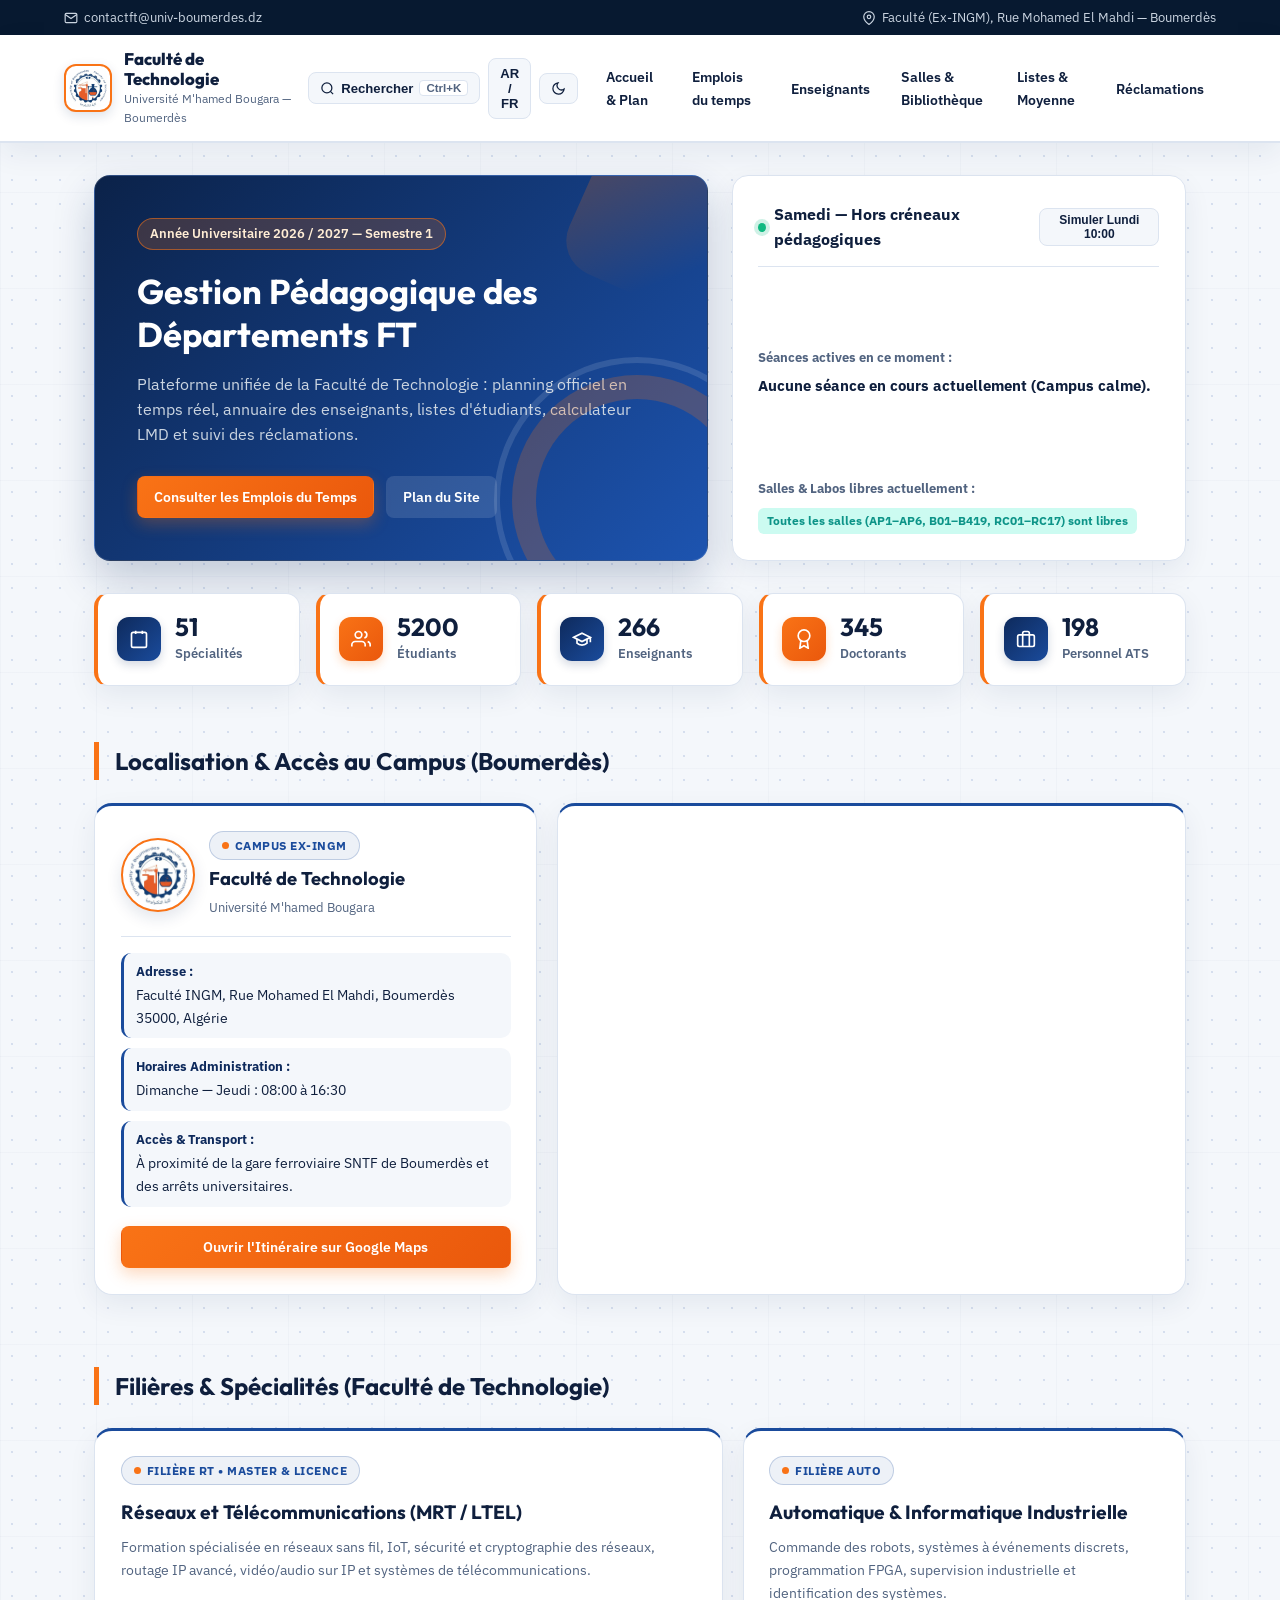
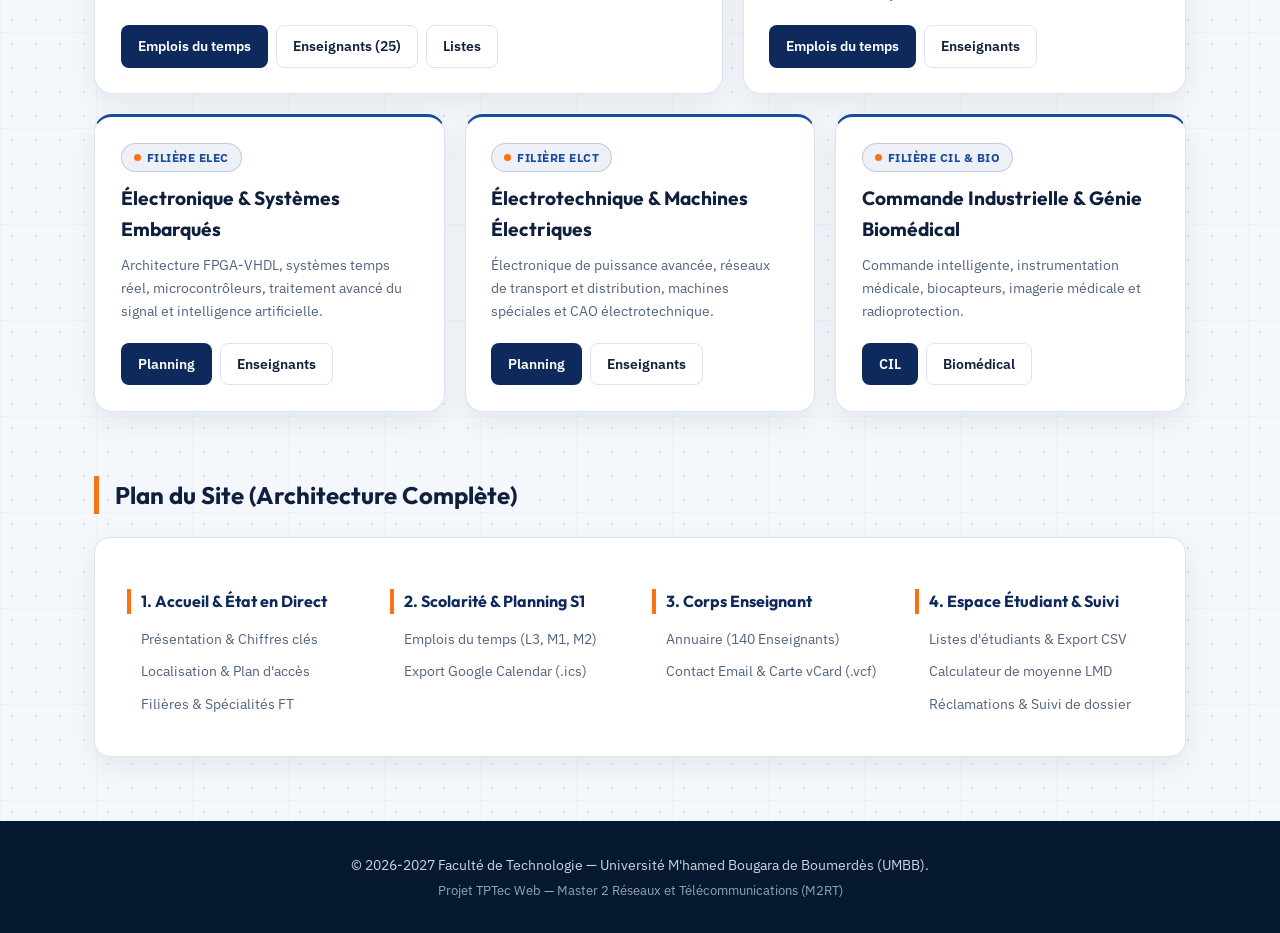
<file: index.html>
<!DOCTYPE html>
<html lang="fr" dir="ltr">
<head>
    <meta charset="UTF-8">
    <meta name="viewport" content="width=device-width, initial-scale=1.0">
    <title>Faculté de Technologie — UMBB | Portail des Départements</title>
    <link rel="stylesheet" href="css/style.css">
    <link rel="icon" type="image/jpeg" href="img/logo-ft.jpg">
</head>
<body>

    <div class="top-bar">
        <span class="top-bar-item">
            <svg width="14" height="14" viewBox="0 0 24 24" fill="none" stroke="currentColor" stroke-width="2"><path d="M4 4h16c1.1 0 2 .9 2 2v12c0 1.1-.9 2-2 2H4c-1.1 0-2-.9-2-2V6c0-1.1.9-2 2-2z"/><polyline points="22,6 12,13 2,6"/></svg>
            contactft@univ-boumerdes.dz
        </span>
        <span class="top-bar-item">
            <svg width="14" height="14" viewBox="0 0 24 24" fill="none" stroke="currentColor" stroke-width="2"><path d="M21 10c0 7-9 13-9 13s-9-6-9-13a9 9 0 0 1 18 0z"/><circle cx="12" cy="10" r="3"/></svg>
            Faculté (Ex-INGM), Rue Mohamed El Mahdi — Boumerdès
        </span>
    </div>

    <header>
        <nav class="navbar">
            <a href="index.html" class="logo">
                <div class="logo-emblem">
                    <img src="img/logo-ft.jpg" onerror="this.onerror=null;this.src='img/logo-ft.png';" alt="Logo Faculté de Technologie UMBB">
                </div>
                <div class="logo-text-wrap">
                    <span class="logo-title" data-i18n="facultyName">Faculté de Technologie</span>
                    <span class="logo-sub">Université M'hamed Bougara — Boumerdès</span>
                </div>
            </a>

            <div class="nav-actions">
                <button id="openSearchBtn" class="icon-btn" title="Recherche globale">
                    <svg width="15" height="15" viewBox="0 0 24 24" fill="none" stroke="currentColor" stroke-width="2"><circle cx="11" cy="11" r="8"/><line x1="21" y1="21" x2="16.65" y2="16.65"/></svg>
                    <span data-i18n="searchBtn">Rechercher</span>
                    <span class="kbd-hint">Ctrl+K</span>
                </button>
                <button id="langToggle" class="icon-btn">AR / FR</button>
                <button id="themeToggle" class="icon-btn" aria-label="Thème">
                    <svg width="15" height="15" viewBox="0 0 24 24" fill="none" stroke="currentColor" stroke-width="2"><path d="M21 12.79A9 9 0 1 1 11.21 3 7 7 0 0 0 21 12.79z"/></svg>
                </button>
                <button id="burgerBtn" class="burger-btn" aria-label="Menu">
                    <svg width="20" height="20" viewBox="0 0 24 24" fill="none" stroke="currentColor" stroke-width="2"><line x1="3" y1="12" x2="21" y2="12"/><line x1="3" y1="6" x2="21" y2="6"/><line x1="3" y1="18" x2="21" y2="18"/></svg>
                </button>
            </div>

            <ul class="nav-links" id="navLinks">
                <li><a href="index.html">Accueil & Plan</a></li>
                <li><a href="emplois.html">Emplois du temps</a></li>
                <li><a href="enseignants.html">Enseignants</a></li>
                <li><a href="campus.html">Salles & Bibliothèque</a></li>
                <li><a href="etudiants.html">Listes & Moyenne</a></li>
                <li><a href="reclamation.html">Réclamations</a></li>
            </ul>
        </nav>
    </header>

    <section class="hero-section">
        <div class="hero-main">
            <div>
                <span class="hero-tag" data-i18n="heroYear">Année Universitaire 2026 / 2027 — Semestre 1</span>
                <h1 data-i18n="heroTitle">Gestion Pédagogique des Départements FT</h1>
                <p data-i18n="heroDesc">Plateforme unifiée de la Faculté de Technologie : planning officiel en temps réel, annuaire des enseignants, listes d'étudiants, calculateur LMD et suivi des réclamations.</p>
            </div>
            <div class="hero-cta-group">
                <a href="emplois.html" class="btn btn-accent" data-i18n="ctaSchedule">Consulter les Emplois du Temps</a>
                <a href="#plan-site" class="btn" style="background: rgba(255,255,255,0.12);" data-i18n="ctaSitemap">Plan du Site</a>
            </div>
        </div>

        <aside class="live-panel">
            <div class="live-header">
                <span style="font-weight: 700; display: flex; align-items: center; gap: 8px;">
                    <span class="live-dot"></span>
                    <span id="liveTimeLabel">État du Campus en Direct</span>
                </span>
                <button id="simulateTimeBtn" class="icon-btn" style="font-size: 0.75rem; padding: 4px 8px;">Simuler Lundi 10:00</button>
            </div>

            <div>
                <span style="font-size: 0.8rem; color: var(--text-muted); font-weight: 700;" data-i18n="liveActiveClasses">Séances actives en ce moment :</span>
                <p id="activeClassesSummary" style="font-weight: 700; font-size: 0.95rem; margin-top: 3px;">Chargement...</p>
            </div>

            <div>
                <span style="font-size: 0.8rem; color: var(--text-muted); font-weight: 700;" data-i18n="liveFreeRooms">Salles & Labos libres actuellement :</span>
                <div class="live-rooms-list" id="freeRoomsContainer"></div>
            </div>
        </aside>
    </section>

    <section class="stats-grid">
        <div class="stat-card">
            <div class="stat-icon"><svg width="20" height="20" viewBox="0 0 24 24" fill="none" stroke="currentColor" stroke-width="2"><rect x="3" y="4" width="18" height="18" rx="2"/><line x1="16" y1="2" x2="16" y2="6"/><line x1="8" y1="2" x2="8" y2="6"/></svg></div>
            <div><h3 class="counter" data-target="51">0</h3><span data-i18n="statSpec">Spécialités</span></div>
        </div>
        <div class="stat-card">
            <div class="stat-icon"><svg width="20" height="20" viewBox="0 0 24 24" fill="none" stroke="currentColor" stroke-width="2"><path d="M17 21v-2a4 4 0 0 0-4-4H5a4 4 0 0 0-4 4v2"/><circle cx="9" cy="7" r="4"/><path d="M23 21v-2a4 4 0 0 0-3-3.87"/><path d="M16 3.13a4 4 0 0 1 0 7.75"/></svg></div>
            <div><h3 class="counter" data-target="5200">0</h3><span data-i18n="statStud">Étudiants</span></div>
        </div>
        <div class="stat-card">
            <div class="stat-icon"><svg width="20" height="20" viewBox="0 0 24 24" fill="none" stroke="currentColor" stroke-width="2"><path d="M22 10v6M2 10l10-5 10 5-10 5z"/><path d="M6 12v5c3 3 9 3 12 0v-5"/></svg></div>
            <div><h3 class="counter" data-target="266">0</h3><span data-i18n="statProf">Enseignants</span></div>
        </div>
        <div class="stat-card">
            <div class="stat-icon"><svg width="20" height="20" viewBox="0 0 24 24" fill="none" stroke="currentColor" stroke-width="2"><circle cx="12" cy="8" r="7"/><polyline points="8.21 13.89 7 23 12 20 17 23 15.79 13.88"/></svg></div>
            <div><h3 class="counter" data-target="345">0</h3><span data-i18n="statDoc">Doctorants</span></div>
        </div>
        <div class="stat-card">
            <div class="stat-icon"><svg width="20" height="20" viewBox="0 0 24 24" fill="none" stroke="currentColor" stroke-width="2"><rect x="2" y="7" width="20" height="14" rx="2"/><path d="M16 21V5a2 2 0 0 0-2-2h-4a2 2 0 0 0-2 2v16"/></svg></div>
            <div><h3 class="counter" data-target="198">0</h3><span data-i18n="statAts">Personnel ATS</span></div>
        </div>
    </section>

    <main class="container" id="departements" style="margin-top: 3.5rem;">

        <h2 class="section-title" id="localisation">
            <span>Localisation & Accès au Campus (Boumerdès)</span>
        </h2>

        <div class="bento-grid campus-location-grid" style="margin-bottom: 4.5rem;">
            <div class="bento-card span-5 campus-info-card">
                <div>
                    <div class="campus-brand-header">
                        <img src="img/logo-ft.jpg" onerror="this.onerror=null;this.src='img/logo-ft.png';" alt="Emblème FT UMBB" class="campus-official-crest">
                        <div>
                            <span class="dept-code" style="margin-bottom: 4px;">CAMPUS EX-INGM</span>
                            <h3 style="margin: 0; font-size: 1.15rem;">Faculté de Technologie</h3>
                            <span style="font-size: 0.82rem; color: var(--text-muted);">Université M'hamed Bougara</span>
                        </div>
                    </div>

                    <div class="campus-details-list">
                        <div class="campus-detail-item">
                            <strong>Adresse :</strong>
                            <span>Faculté INGM, Rue Mohamed El Mahdi, Boumerdès 35000, Algérie</span>
                        </div>
                        <div class="campus-detail-item">
                            <strong>Horaires Administration :</strong>
                            <span>Dimanche — Jeudi : 08:00 à 16:30</span>
                        </div>
                        <div class="campus-detail-item">
                            <strong>Accès & Transport :</strong>
                            <span>À proximité de la gare ferroviaire SNTF de Boumerdès et des arrêts universitaires.</span>
                        </div>
                    </div>
                </div>

                <div class="card-actions" style="margin-top: 1.2rem;">
                    <a href="https://www.google.com/maps/search/?api=1&query=Facult%C3%A9+ingm%2C+Rue+Mohamed+El+Mahdi%2C+Boumerd%C3%A8s" target="_blank" rel="noopener" class="btn btn-accent" style="width: 100%;">
                        Ouvrir l'Itinéraire sur Google Maps
                    </a>
                </div>
            </div>

            <div class="bento-card span-7 map-card-container">
                <iframe
                    class="campus-map-iframe"
                    title="Carte Google Maps - Faculté de Technologie UMBB"
                    src="https://maps.google.com/maps?q=Facult%C3%A9%20ingm%2C%20Rue%20Mohamed%20El%20Mahdi%2C%20Boumerd%C3%A8s&t=&z=16&ie=UTF8&iwloc=&output=embed"
                    loading="lazy"
                    referrerpolicy="no-referrer-when-downgrade">
                </iframe>
            </div>
        </div>

        <h2 class="section-title" data-i18n="deptSectionTitle" style="margin-top: 1rem;">
            <span>Filières & Spécialités (Département Génie Électrique)</span>
        </h2>

        <div class="bento-grid" style="margin-bottom: 4rem;">
            <article class="bento-card span-7">
                <div>
                    <span class="dept-code">FILIÈRE RT • MASTER & LICENCE</span>
                    <h3>Réseaux et Télécommunications (MRT / LTEL)</h3>
                    <p>Formation spécialisée en réseaux sans fil, IoT, sécurité et cryptographie des réseaux, routage IP avancé, vidéo/audio sur IP et systèmes de télécommunications.</p>
                </div>
                <div class="card-actions">
                    <a href="emplois.html?dept=RT" class="btn">Emplois du temps</a>
                    <a href="enseignants.html?dept=RT" class="btn btn-outline">Enseignants (25)</a>
                    <a href="etudiants.html?dept=RT" class="btn btn-outline">Listes</a>
                </div>
            </article>

            <article class="bento-card span-5">
                <div>
                    <span class="dept-code">FILIÈRE AUTO</span>
                    <h3>Automatique & Informatique Industrielle</h3>
                    <p>Commande des robots, systèmes à événements discrets, programmation FPGA, supervision industrielle et identification des systèmes.</p>
                </div>
                <div class="card-actions">
                    <a href="emplois.html?dept=AUTO" class="btn">Emplois du temps</a>
                    <a href="enseignants.html?dept=AUTO" class="btn btn-outline">Enseignants</a>
                </div>
            </article>

            <article class="bento-card span-4">
                <div>
                    <span class="dept-code">FILIÈRE ELEC</span>
                    <h3>Électronique & Systèmes Embarqués</h3>
                    <p>Architecture FPGA-VHDL, systèmes temps réel, microcontrôleurs, traitement avancé du signal et intelligence artificielle.</p>
                </div>
                <div class="card-actions">
                    <a href="emplois.html?dept=ELEC" class="btn">Planning</a>
                    <a href="enseignants.html?dept=ELEC" class="btn btn-outline">Enseignants</a>
                </div>
            </article>

            <article class="bento-card span-4">
                <div>
                    <span class="dept-code">FILIÈRE ELCT</span>
                    <h3>Électrotechnique & Machines Électriques</h3>
                    <p>Électronique de puissance avancée, réseaux de transport et distribution, machines spéciales et CAO électrotechnique.</p>
                </div>
                <div class="card-actions">
                    <a href="emplois.html?dept=ELCT" class="btn">Planning</a>
                    <a href="enseignants.html?dept=ELCT" class="btn btn-outline">Enseignants</a>
                </div>
            </article>

            <article class="bento-card span-4">
                <div>
                    <span class="dept-code">FILIÈRE CIL & BIO</span>
                    <h3>Commande Industrielle & Génie Biomédical</h3>
                    <p>Commande intelligente, instrumentation médicale, biocapteurs, imagerie médicale et radioprotection.</p>
                </div>
                <div class="card-actions">
                    <a href="emplois.html?dept=CIL" class="btn">CIL</a>
                    <a href="emplois.html?dept=BIO" class="btn btn-outline">Biomédical</a>
                </div>
            </article>
        </div>

        <!-- 3. خريطة الموقع Plan du Site -->
        <h2 class="section-title" id="plan-site" style="margin-top: 3.5rem;" data-i18n="sitemapTitle">
            <span>Plan du Site (Architecture Complète)</span>
        </h2>
        <div class="sitemap-box">
            <div class="sitemap-tree">
                <div class="sitemap-col">
                    <h4>1. Accueil & État en Direct</h4>
                    <ul>
                        <li><a href="index.html">Présentation & Chiffres clés</a></li>
                        <li><a href="#localisation">Localisation & Plan d'accès</a></li>
                        <li><a href="#departements">Filières & Spécialités FT</a></li>
                    </ul>
                </div>
                <div class="sitemap-col">
                    <h4>2. Scolarité & Planning S1</h4>
                    <ul>
                        <li><a href="emplois.html">Emplois du temps (L3, M1, M2)</a></li>
                        <li><a href="emplois.html">Export Google Calendar (.ics)</a></li>
                    </ul>
                </div>
                <div class="sitemap-col">
                    <h4>3. Corps Enseignant</h4>
                    <ul>
                        <li><a href="enseignants.html">Annuaire (140 Enseignants)</a></li>
                        <li><a href="enseignants.html">Contact Email & Carte vCard (.vcf)</a></li>
                    </ul>
                </div>
                <div class="sitemap-col">
                    <h4>4. Espace Étudiant & Suivi</h4>
                    <ul>
                        <li><a href="etudiants.html">Listes d'étudiants & Export CSV</a></li>
                        <li><a href="etudiants.html#calculateur">Calculateur de moyenne LMD</a></li>
                        <li><a href="reclamation.html">Réclamations & Suivi de dossier</a></li>
                    </ul>
                </div>
            </div>
        </div>
    </main>

    <div class="cmd-overlay" id="cmdOverlay">
        <div class="cmd-modal">
            <div class="cmd-input-wrap">
                <svg width="18" height="18" viewBox="0 0 24 24" fill="none" stroke="currentColor" stroke-width="2"><circle cx="11" cy="11" r="8"/><line x1="21" y1="21" x2="16.65" y2="16.65"/></svg>
                <input type="text" id="cmdInput" placeholder="Rechercher un enseignant, un module (ex: TECHNO-WEB) ou une salle (ex: AP4)...">
                <button id="closeCmdBtn" class="icon-btn" style="padding: 3px 8px;">ESC</button>
            </div>
            <div class="cmd-results" id="cmdResults"></div>
        </div>
    </div>

    <footer>
        <p>© 2026-2027 Faculté de Technologie — Université M'hamed Bougara de Boumerdès (UMBB).</p>
        <p style="font-size: 0.82rem; margin-top: 4px; color: #94a3b8;">Projet TPTec Web — Master 2 Réseaux et Télécommunications (M2RT)</p>
    </footer>

    <script src="js/data.js"></script>
    <script src="js/main.js"></script>
</body>
</html>
</file>
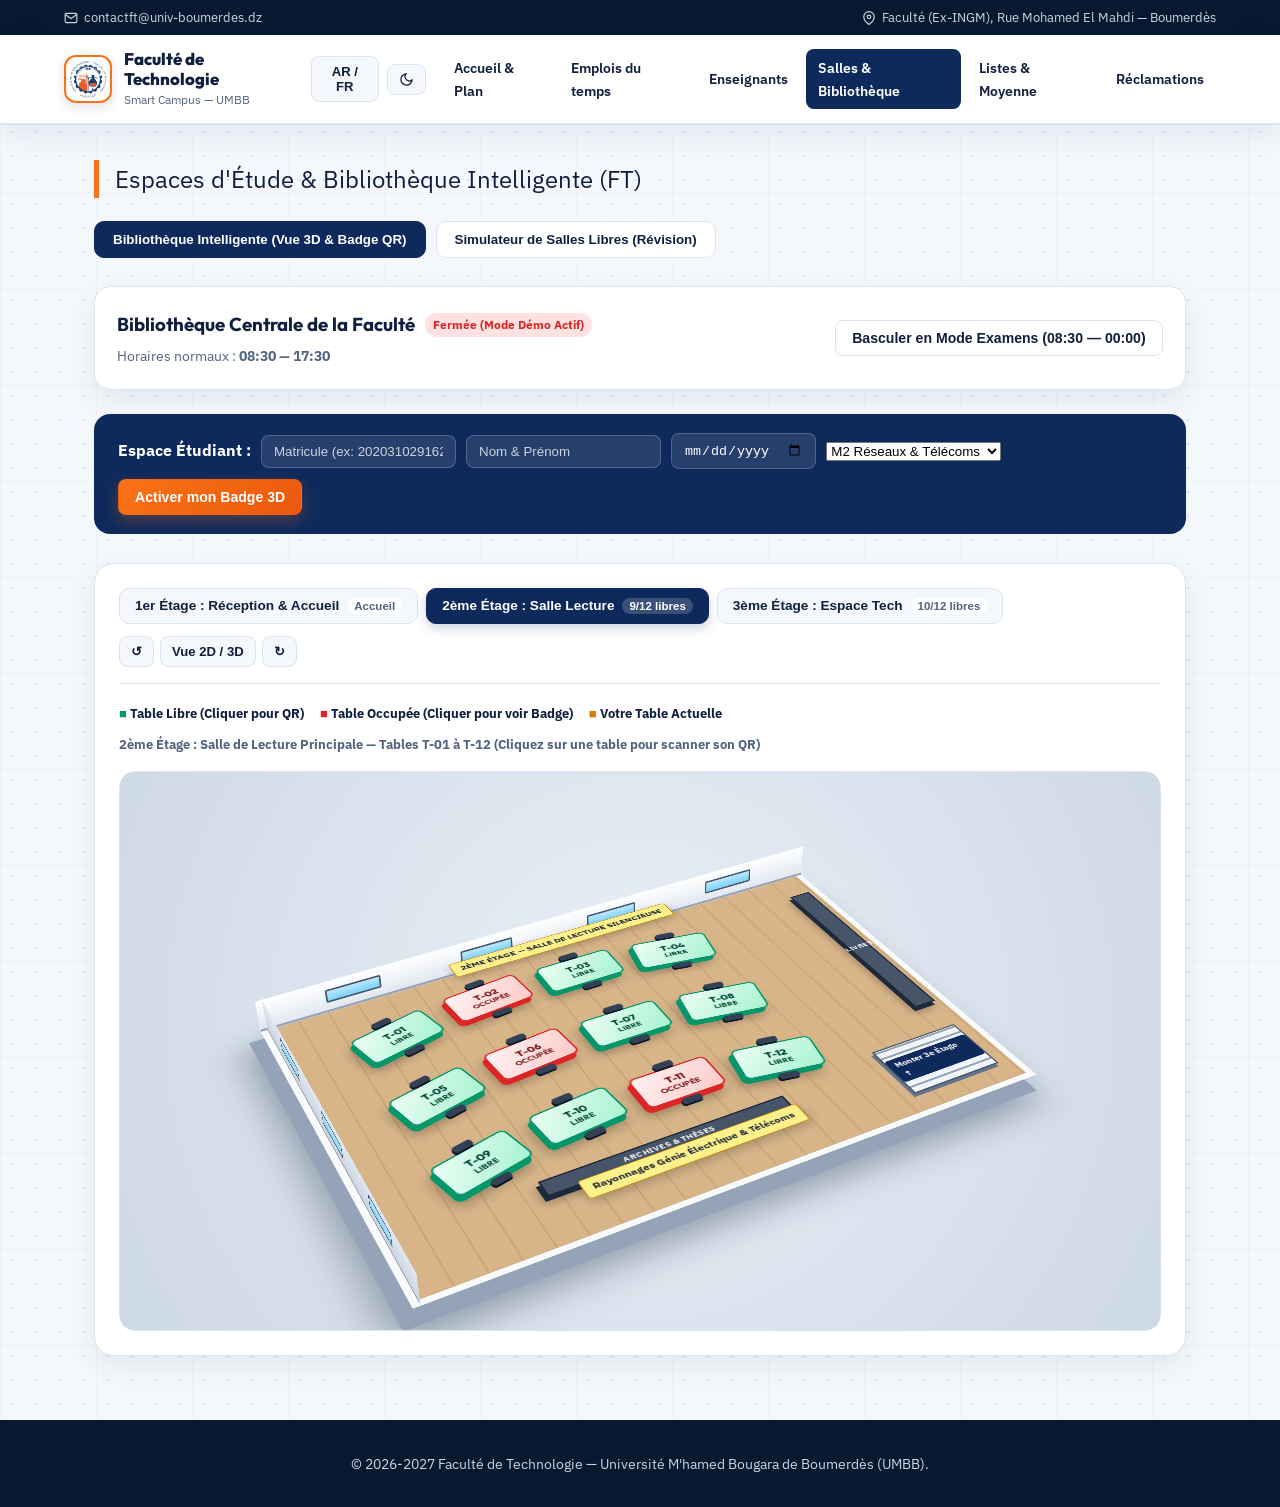
<file: campus.html>
<!DOCTYPE html>
<html lang="fr" dir="ltr">
<head>
    <meta charset="UTF-8">
    <meta name="viewport" content="width=device-width, initial-scale=1.0">
    <title>Salles Libres & Bibliothèque Intelligente — FT UMBB</title>
    <link rel="stylesheet" href="css/style.css">
    <link rel="icon" type="image/jpeg" href="img/logo-ft.jpg">
</head>
<body>

    <div class="top-bar">
        <span class="top-bar-item">
            <svg width="14" height="14" viewBox="0 0 24 24" fill="none" stroke="currentColor" stroke-width="2"><path d="M4 4h16c1.1 0 2 .9 2 2v12c0 1.1-.9 2-2 2H4c-1.1 0-2-.9-2-2V6c0-1.1.9-2 2-2z"/><polyline points="22,6 12,13 2,6"/></svg>
            contactft@univ-boumerdes.dz
        </span>
        <span class="top-bar-item">
            <svg width="14" height="14" viewBox="0 0 24 24" fill="none" stroke="currentColor" stroke-width="2"><path d="M21 10c0 7-9 13-9 13s-9-6-9-13a9 9 0 0 1 18 0z"/><circle cx="12" cy="10" r="3"/></svg>
            Faculté (Ex-INGM), Rue Mohamed El Mahdi — Boumerdès
        </span>
    </div>

    <header>
        <nav class="navbar">
            <a href="index.html" class="logo">
                <div class="logo-emblem">
                    <img src="img/logo-ft.jpg" onerror="this.onerror=null;this.src='img/logo-ft.png';" alt="Logo Faculté de Technologie UMBB">
                </div>
                <div class="logo-text-wrap">
                    <span class="logo-title">Faculté de Technologie</span>
                    <span class="logo-sub">Smart Campus — UMBB</span>
                </div>
            </a>

            <div class="nav-actions">
                <button id="langToggle" class="icon-btn">AR / FR</button>
                <button id="themeToggle" class="icon-btn" aria-label="Thème">
                    <svg width="15" height="15" viewBox="0 0 24 24" fill="none" stroke="currentColor" stroke-width="2"><path d="M21 12.79A9 9 0 1 1 11.21 3 7 7 0 0 0 21 12.79z"/></svg>
                </button>
                <button id="burgerBtn" class="burger-btn" aria-label="Menu">
                    <svg width="20" height="20" viewBox="0 0 24 24" fill="none" stroke="currentColor" stroke-width="2"><line x1="3" y1="12" x2="21" y2="12"/><line x1="3" y1="6" x2="21" y2="6"/><line x1="3" y1="18" x2="21" y2="18"/></svg>
                </button>
            </div>

            <ul class="nav-links" id="navLinks">
                <li><a href="index.html">Accueil & Plan</a></li>
                <li><a href="emplois.html">Emplois du temps</a></li>
                <li><a href="enseignants.html">Enseignants</a></li>
                <li><a href="campus.html" class="active">Salles & Bibliothèque</a></li>
                <li><a href="etudiants.html">Listes & Moyenne</a></li>
                <li><a href="reclamation.html">Réclamations</a></li>
            </ul>
        </nav>
    </header>

    <main class="container" style="margin-top: 2.2rem;">
        <div class="section-title">
            <span>Espaces d'Étude & Bibliothèque Intelligente (FT)</span>
        </div>

        <div class="campus-tabs">
            <button class="tab-btn active" data-target="librarySection">Bibliothèque Intelligente (Vue 3D & Badge QR)</button>
            <button class="tab-btn" data-target="roomsSection">Simulateur de Salles Libres (Révision)</button>
        </div>

        <section id="librarySection">
            <div class="library-banner">
                <div>
                    <div style="display: flex; align-items: center; gap: 10px; margin-bottom: 4px;">
                        <h3 style="margin: 0;">Bibliothèque Centrale de la Faculté</h3>
                        <span id="libOpenBadge" class="status-badge status-free">Ouverte</span>
                    </div>
                    <p id="libHoursText" style="color: var(--text-muted); font-size: 0.9rem; margin: 0;">
                        Horaires normaux : <strong>08:30 — 17:30</strong>
                    </p>
                </div>
                <div style="display: flex; gap: 10px; align-items: center; flex-wrap: wrap;">
                    <button id="examModeToggle" class="btn btn-outline">Basculer en Mode Examens (08:30 — 00:00)</button>
                </div>
            </div>

            <div class="account-bar">
                <form id="studentLoginForm" style="display: flex; gap: 10px; flex-wrap: wrap; align-items: center; width: 100%;">
                    <span style="font-weight: 700;">Espace Étudiant :</span>
                    <input type="text" id="studentMatricule" placeholder="Matricule (ex: 202031029162)" required>
                    <input type="text" id="studentName" placeholder="Nom & Prénom" required>
                    <input type="date" id="studentBirth" title="Date de naissance" style="max-width: 155px;">
                    <select id="studentSpec" style="max-width: 210px;">
                        <option value="M2 Réseaux & Télécoms">M2 Réseaux & Télécoms</option>
                        <option value="M2 Automatique Ind.">M2 Automatique Ind.</option>
                        <option value="M1 Systèmes Embarqués">M1 Systèmes Embarqués</option>
                        <option value="L3 Électrotechnique">L3 Électrotechnique</option>
                        <option value="M1 Génie Biomédical">M1 Génie Biomédical</option>
                    </select>
                    <button type="submit" class="btn btn-accent">Activer mon Badge 3D</button>
                </form>

                <div id="studentDashboard" style="display: none; width: 100%; justify-content: space-between; align-items: center; flex-wrap: wrap; gap: 12px;">
                    <div>
                        <div id="loggedStudentInfo" style="font-weight: 700; font-size: 1rem;"></div>
                        <div id="activeSeatInfo" style="font-size: 0.85rem; color: #e2e8f0; margin-top: 2px;">Aucune table scannée actuellement.</div>
                    </div>
                    <div style="display: flex; gap: 8px; flex-wrap: wrap; align-items: center;">
                        <span id="seatTimerDisplay" style="background: rgba(255,255,255,0.14); padding: 6px 12px; border-radius: 8px; font-weight: 700; font-size: 0.85rem; display: none;"></span>
                        <button id="toggleBadgeBtn" class="btn" style="background: rgba(249,115,22,0.28); border: 1px solid rgba(249,115,22,0.7);">Afficher / Masquer Badge 3D</button>
                        <button id="sim30MinBtn" class="btn btn-outline" style="color: #fff; border-color: rgba(255,255,255,0.4); display: none;">Simuler +30 min (Test)</button>
                        <button id="releaseSeatBtn" class="btn btn-accent" style="display: none;">Scanner Sortie / Libérer</button>
                        <button id="logoutStudentBtn" class="btn" style="background: rgba(255,255,255,0.12);">Déconnexion</button>
                    </div>
                </div>
            </div>

            <div class="arch-wrapper">
                <div class="arch-toolbar">
                    <div class="floor-tabs">
                        <button class="floor-btn active" data-floor="1">
                            <span>1er Étage : Réception & Accueil</span>
                            <span class="floor-pill">Accueil</span>
                        </button>
                        <button class="floor-btn" data-floor="2">
                            <span>2ème Étage : Salle Lecture</span>
                            <span class="floor-pill" id="floor2Count">12 tables</span>
                        </button>
                        <button class="floor-btn" data-floor="3">
                            <span>3ème Étage : Espace Tech</span>
                            <span class="floor-pill" id="floor3Count">12 tables</span>
                        </button>
                    </div>

                    <div class="camera-controls">
                        <button id="rotateLeftBtn" class="icon-btn" title="Pivoter à gauche">↺</button>
                        <button id="toggle3DBtn" class="icon-btn">Vue 2D / 3D</button>
                        <button id="rotateRightBtn" class="icon-btn" title="Pivoter à droite">↻</button>
                    </div>
                </div>

                <div style="display: flex; justify-content: space-between; align-items: center; margin-bottom: 1rem; flex-wrap: wrap; gap: 10px; font-size: 0.82rem; font-weight: 700;">
                    <div style="display: flex; gap: 16px; flex-wrap: wrap;">
                        <span><strong style="color: #059669;">■</strong> Table Libre (Cliquer pour QR)</span>
                        <span><strong style="color: #dc2626;">■</strong> Table Occupée (Cliquer pour voir Badge)</span>
                        <span><strong style="color: #d97706;">■</strong> Votre Table Actuelle</span>
                    </div>
                    <span id="floorSubtitle" style="color: var(--text-muted);">1er Étage réservé à la réception, l'orientation et le prêt</span>
                </div>

                <div class="iso-viewport" id="isoViewportStage">
                    <div class="iso-building" id="isoBuilding"></div>

                    <div class="floating-badge-dock" id="floatingBadgeDock" style="display: none;">
                        <div class="badge-lanyard-strap"></div>
                        <div class="badge-metal-clip"></div>

                        <div class="student-badge-3d" id="studentBadge3D" title="Cliquer pour retourner la carte (QR Pass)">
                            <div class="badge-inner" id="studentBadgeInner">
                                <div class="badge-face badge-front">
                                    <div class="badge-slot-hole"></div>
                                    <div class="badge-top-header">
                                        <img src="img/logo-ft.jpg" onerror="this.onerror=null;this.src='img/logo-ft.png';" alt="UMBB" class="badge-uni-logo">
                                        <div class="badge-uni-text">
                                            <span>UNIVERSITÉ BOUMERDÈS</span>
                                            <strong>FACULTÉ DE TECHNOLOGIE</strong>
                                        </div>
                                    </div>

                                    <div class="badge-avatar-ring">
                                        <div class="badge-avatar-initials" id="badgeInitials">BB</div>
                                        <span class="badge-live-indicator" id="badgeLiveDot"></span>
                                    </div>

                                    <h4 class="badge-student-name" id="badgeFullName">Bilel Bessaa</h4>
                                    <div class="badge-spec-pill" id="badgeSpecialty">M2 Réseaux & Télécoms</div>

                                    <div class="badge-meta-box">
                                        <div><span>Né(e) le :</span> <strong id="badgeBirthDate">14/05/2003</strong></div>
                                        <div><span>Table :</span> <strong id="badgeTableTag" class="badge-table-highlight">Aucune</strong></div>
                                    </div>

                                    <div class="badge-bottom-bar">
                                        <span>MATRICULE ÉTUDIANT</span>
                                        <strong id="badgeMatriculeVal">202031029162</strong>
                                    </div>
                                    <div class="badge-glare"></div>
                                </div>

                                <div class="badge-face badge-back">
                                    <div class="badge-slot-hole"></div>
                                    <span class="badge-back-tag">PASS BIBLIOTHÈQUE 2026/2027</span>
                                    <div class="badge-qr-box" id="badgeBackQr"></div>
                                    <div class="badge-timer-pill" id="badgeBackTimer">Session Active • 30:00</div>
                                    <p style="font-size: 0.7rem; color: #cbd5e1; margin: 6px 0 0;">Cliquer sur le badge pour voir le recto</p>
                                </div>
                            </div>
                        </div>
                        <span class="badge-hint-label">↻ Cliquer pour retourner</span>
                    </div>
                </div>
            </div>
        </section>

        <section id="roomsSection" style="display: none;">
            <div class="controls-bar">
                <div class="control-group">
                    <label for="simDaySelect">Jour de la semaine :</label>
                    <select id="simDaySelect">
                        <option value="Samedi">Samedi</option>
                        <option value="Dimanche" selected>Dimanche</option>
                        <option value="Lundi">Lundi</option>
                        <option value="Mardi">Mardi</option>
                        <option value="Mercredi">Mercredi</option>
                        <option value="Jeudi">Jeudi</option>
                    </select>
                </div>
                <div class="control-group">
                    <label for="simSlotSelect">Créneau horaire souhaité :</label>
                    <select id="simSlotSelect">
                        <option value="0">08:00 - 09:30</option>
                        <option value="1" selected>09:40 - 11:10</option>
                        <option value="2">11:20 - 12:50</option>
                        <option value="3">13:00 - 14:30</option>
                        <option value="4">14:40 - 16:10</option>
                        <option value="5">16:20 - 17:50</option>
                    </select>
                </div>
                <div class="control-group">
                    <label for="simTypeFilter">Type d'espace :</label>
                    <select id="simTypeFilter">
                        <option value="ALL">Toutes les salles (Amphis, TD, Labos)</option>
                        <option value="AMPHI">Amphithéâtres (AP / A)</option>
                        <option value="SALLE">Salles de TD (Bloc B / C)</option>
                        <option value="LABO">Salles Info & Labos (RC / C3)</option>
                    </select>
                </div>
            </div>

            <div style="margin-bottom: 1rem; font-weight: 700;" id="freeRoomsCount"></div>
            <div class="dept-grid" id="freeRoomsResults"></div>
        </section>
    </main>

    <div class="cmd-overlay compact-qr-overlay" id="qrModal">
        <div class="cmd-modal compact-qr-modal">
            <h3 id="qrModalTitle" style="margin-bottom: 4px; font-size: 1rem;">Table T-01</h3>
            <p id="qrModalSub" style="color: var(--text-muted); font-size: 0.76rem; margin-bottom: 0.75rem;">Confirmez pour voir la mise à jour directe.</p>
            <div id="qrSvgContainer" style="background: #fff; padding: 8px; border-radius: 10px; display: inline-block; border: 1px solid var(--border); margin-bottom: 0.85rem; transform: scale(0.78); transform-origin: center;"></div>
            <div style="display: flex; gap: 8px; justify-content: center;">
                <button id="confirmScanBtn" class="btn btn-accent" style="padding: 7px 12px; font-size: 0.78rem;">Confirmer Table</button>
                <button id="closeQrModalBtn" class="btn btn-outline" style="padding: 7px 10px; font-size: 0.78rem;">Fermer</button>
            </div>
        </div>
    </div>

    <div class="cmd-overlay" id="occupantBadgeModal">
        <div class="cmd-modal" style="max-width: 340px; text-align: center; padding: 1.6rem; background: transparent; box-shadow: none; border: none;">
            <div class="student-badge-3d is-modal-badge" style="margin: 0 auto;">
                <div class="badge-inner">
                    <div class="badge-face badge-front" style="position: relative;">
                        <div class="badge-slot-hole"></div>
                        <div class="badge-top-header">
                            <img src="img/logo-ft.jpg" onerror="this.onerror=null;this.src='img/logo-ft.png';" alt="UMBB" class="badge-uni-logo">
                            <div class="badge-uni-text">
                                <span>PLACE OCCUPÉE</span>
                                <strong>FACULTÉ DE TECHNOLOGIE</strong>
                            </div>
                        </div>
                        <div class="badge-avatar-ring">
                            <div class="badge-avatar-initials" id="occInitials">ET</div>
                            <span class="badge-live-indicator occupied"></span>
                        </div>
                        <h4 class="badge-student-name" id="occName">Étudiant FT</h4>
                        <div class="badge-spec-pill" id="occSpec">Génie Électrique</div>
                        <div class="badge-meta-box">
                            <div><span>Né(e) le :</span> <strong id="occBirth">22/09/2003</strong></div>
                            <div><span>Table :</span> <strong id="occTable" class="badge-table-highlight">T-01</strong></div>
                        </div>
                        <div class="badge-bottom-bar">
                            <span>MATRICULE</span>
                            <strong id="occMatricule">212131048812</strong>
                        </div>
                    </div>
                </div>
            </div>
            <button id="closeOccupantModalBtn" class="btn btn-accent" style="margin-top: 14px;">Fermer la fiche</button>
        </div>
    </div>

    <div class="ping-toast" id="pingToast">
        <div style="display: flex; justify-content: space-between; align-items: center; margin-bottom: 8px;">
            <strong style="color: var(--accent);">Vérification de présence (30 min)</strong>
            <span id="pingCountdown" style="font-weight: 800; color: var(--danger);">15s</span>
        </div>
        <p style="font-size: 0.88rem; margin-bottom: 12px;">
            Votre place à la bibliothèque va redevenir publique. Voulez-vous prolonger de <strong>30 minutes</strong> supplémentaires ?
        </p>
        <div style="display: flex; gap: 8px;">
            <button id="extendSeatBtn" class="btn btn-accent" style="flex: 1;">Oui, prolonger (30 min)</button>
            <button id="declineSeatBtn" class="btn btn-outline">Libérer</button>
        </div>
    </div>

    <footer>
        <p>© 2026-2027 Faculté de Technologie — Université M'hamed Bougara de Boumerdès (UMBB).</p>
    </footer>

    <script src="js/data.js"></script>
    <script src="js/main.js"></script>
    <script src="js/campus.js"></script>

    <script>
    (function initStudentBadge3D() {
        const dock = document.getElementById("floatingBadgeDock");
        const badge3D = document.getElementById("studentBadge3D");
        const loginForm = document.getElementById("studentLoginForm");
        const toggleBtn = document.getElementById("toggleBadgeBtn");
        if (!dock || !badge3D) return;

        const PROFILE_KEY = "ft_student_badge_meta";

        function formatBirth(isoDate, matricule) {
            if (isoDate && isoDate.includes("-")) {
                const [y, m, d] = isoDate.split("-");
                return `${d}/${m}/${y}`;
            }
            const seed = parseInt((matricule || "202031029162").slice(-4), 10) || 1405;
            const day = String((seed % 27) + 1).padStart(2, "0");
            const month = String((seed % 11) + 1).padStart(2, "0");
            return `${day}/${month}/2003`;
        }

        function getInitials(name) {
            return (name || "ET")
                .trim()
                .split(/\s+/)
                .slice(0, 2)
                .map(w => w[0]?.toUpperCase() || "")
                .join("") || "ET";
        }

        function saveMeta() {
            const name = document.getElementById("studentName")?.value.trim();
            const matricule = document.getElementById("studentMatricule")?.value.trim();
            const birth = document.getElementById("studentBirth")?.value;
            const spec = document.getElementById("studentSpec")?.value;
            if (name || matricule) {
                localStorage.setItem(PROFILE_KEY, JSON.stringify({
                    name,
                    matricule,
                    birth: formatBirth(birth, matricule),
                    spec: spec || "M2 Réseaux & Télécoms"
                }));
            }
        }

        if (loginForm) {
            loginForm.addEventListener("submit", () => {
                saveMeta();
                setTimeout(() => {
                    syncBadgeFromDOM();
                    triggerShake();
                }, 80);
            });
        }

        function triggerShake() {
            badge3D.classList.remove("badge-booked-shake");
            void badge3D.offsetWidth;
            badge3D.classList.add("badge-booked-shake");
        }

        let lastBookedTable = "";

        function syncBadgeFromDOM() {
            const dash = document.getElementById("studentDashboard");
            const loggedInfo = document.getElementById("loggedStudentInfo")?.textContent || "";
            const seatInfo = document.getElementById("activeSeatInfo")?.textContent || "";
            const timerText = document.getElementById("seatTimerDisplay")?.textContent || "";

            const isLoggedIn = dash && dash.style.display !== "none" && loggedInfo.trim().length > 0;
            if (!isLoggedIn) {
                dock.style.display = "none";
                lastBookedTable = "";
                return;
            }

            if (dock.dataset.hiddenByUser !== "true") {
                dock.style.display = "flex";
            }

            const meta = JSON.parse(localStorage.getItem(PROFILE_KEY) || "{}");
            const nameMatch = loggedInfo.match(/^([^(]+)/);
            const matMatch = loggedInfo.match(/Matricule\s*:\s*([0-9A-Za-z]+)/i);

            const fullName = (nameMatch ? nameMatch[1].trim() : meta.name) || "Étudiant FT";
            const matricule = (matMatch ? matMatch[1].trim() : meta.matricule) || "202031029162";
            const birth = meta.birth || formatBirth("", matricule);
            const spec = meta.spec || "M2 Réseaux & Télécoms";

            document.getElementById("badgeFullName").textContent = fullName;
            document.getElementById("badgeMatriculeVal").textContent = matricule;
            document.getElementById("badgeBirthDate").textContent = birth;
            document.getElementById("badgeSpecialty").textContent = spec;
            document.getElementById("badgeInitials").textContent = getInitials(fullName);

            const tableMatch = seatInfo.match(/(T-\d+)/i);
            const tableTagEl = document.getElementById("badgeTableTag");
            const liveDotEl = document.getElementById("badgeLiveDot");

            if (tableMatch) {
                const tableId = tableMatch[1].toUpperCase();
                const num = parseInt(tableId.replace("T-", ""), 10);
                const floorLabel = num <= 12 ? "Étage 2" : "Étage 3";
                tableTagEl.textContent = `${tableId} (${floorLabel})`;
                tableTagEl.classList.add("is-booked");
                liveDotEl.classList.add("is-active");
                if (lastBookedTable !== tableId) {
                    lastBookedTable = tableId;
                    triggerShake();
                }
            } else {
                tableTagEl.textContent = "Aucune table";
                tableTagEl.classList.remove("is-booked");
                liveDotEl.classList.remove("is-active");
                lastBookedTable = "";
            }

            document.getElementById("badgeBackTimer").textContent = timerText || "Aucune réservation active";
            const qrBox = document.getElementById("badgeBackQr");
            if (qrBox && !qrBox.dataset.rendered) {
                qrBox.dataset.rendered = "1";
                qrBox.innerHTML = `<svg width="96" height="96" viewBox="0 0 100 100" fill="#0e2a5c">
                    <rect x="6" y="6" width="26" height="26" fill="none" stroke="#0e2a5c" stroke-width="6"/>
                    <rect x="13" y="13" width="12" height="12"/>
                    <rect x="68" y="6" width="26" height="26" fill="none" stroke="#0e2a5c" stroke-width="6"/>
                    <rect x="75" y="13" width="12" height="12"/>
                    <rect x="6" y="68" width="26" height="26" fill="none" stroke="#0e2a5c" stroke-width="6"/>
                    <rect x="13" y="75" width="12" height="12"/>
                    <rect x="42" y="10" width="8" height="8"/><rect x="54" y="22" width="8" height="16"/>
                    <rect x="10" y="44" width="16" height="8"/><rect x="38" y="42" width="22" height="22" fill="#f97316"/>
                    <rect x="68" y="44" width="12" height="8"/><rect x="46" y="72" width="14" height="14"/>
                    <rect x="70" y="68" width="20" height="8"/><rect x="78" y="82" width="12" height="12"/>
                </svg>`;
            }
        }

        const observer = new MutationObserver(syncBadgeFromDOM);
        ["studentDashboard", "loggedStudentInfo", "activeSeatInfo", "seatTimerDisplay"].forEach(id => {
            const el = document.getElementById(id);
            if (el) observer.observe(el, { childList: true, subtree: true, attributes: true, characterData: true });
        });
        setInterval(syncBadgeFromDOM, 1000);
        syncBadgeFromDOM();

        if (toggleBtn) {
            toggleBtn.addEventListener("click", () => {
                const isHidden = dock.style.display === "none";
                dock.dataset.hiddenByUser = isHidden ? "false" : "true";
                dock.style.display = isHidden ? "flex" : "none";
            });
        }

        badge3D.addEventListener("click", () => {
            badge3D.classList.toggle("is-flipped");
        });

        badge3D.addEventListener("mousemove", (e) => {
            const rect = badge3D.getBoundingClientRect();
            const x = (e.clientX - rect.left) / rect.width - 0.5;
            const y = (e.clientY - rect.top) / rect.height - 0.5;
            badge3D.style.setProperty("--tilt-x", `${(-y * 24).toFixed(1)}deg`);
            badge3D.style.setProperty("--tilt-y", `${(x * 28).toFixed(1)}deg`);
            badge3D.classList.add("is-hovering");
        });

        badge3D.addEventListener("mouseleave", () => {
            badge3D.classList.remove("is-hovering");
            badge3D.style.setProperty("--tilt-x", "0deg");
            badge3D.style.setProperty("--tilt-y", "0deg");
        });

        const SAMPLE_OCCUPANTS = [
            { name: "Mellah Sirine", mat: "202031041208", birth: "03/11/2002", spec: "M2 Réseaux & Télécoms" },
            { name: "Khelifi Youcef", mat: "212131058914", birth: "19/02/2003", spec: "M1 Automatique Ind." },
            { name: "Benali Amira", mat: "222231019477", birth: "27/08/2004", spec: "L3 Électronique" },
            { name: "Mansouri Walid", mat: "202031077310", birth: "11/04/2002", spec: "M2 Électrotechnique" }
        ];

        const occModal = document.getElementById("occupantBadgeModal");
        document.getElementById("closeOccupantModalBtn")?.addEventListener("click", () => {
            occModal.classList.remove("open");
        });
        occModal?.addEventListener("click", (e) => {
            if (e.target === occModal) occModal.classList.remove("open");
        });

        document.getElementById("isoBuilding")?.addEventListener("click", (e) => {
            const occupiedTable = e.target.closest(".iso-table.occupied");
            if (!occupiedTable || occupiedTable.classList.contains("mine")) return;

            const tableLabel = occupiedTable.textContent.trim() || "T-02";
            const num = parseInt(tableLabel.replace(/\D/g, ""), 10) || 1;
            const stu = SAMPLE_OCCUPANTS[num % SAMPLE_OCCUPANTS.length];

            document.getElementById("occName").textContent = stu.name;
            document.getElementById("occMatricule").textContent = stu.mat;
            document.getElementById("occBirth").textContent = stu.birth;
            document.getElementById("occSpec").textContent = stu.spec;
            document.getElementById("occTable").textContent = tableLabel;
            document.getElementById("occInitials").textContent = getInitials(stu.name);

            occModal.classList.add("open");
        }, true);
    })();
    </script>

    <div id="instantBookingToast" style="position: fixed; bottom: 22px; left: 50%; transform: translateX(-50%) translateY(20px); background: linear-gradient(135deg, #0e2a5c, #16428c); color: #fff; border: 2px solid #f97316; padding: 10px 18px; border-radius: 999px; font-weight: 700; font-size: 0.86rem; box-shadow: 0 12px 28px rgba(0,0,0,0.28); z-index: 9999; opacity: 0; pointer-events: none; transition: all 0.3s ease;"></div>

    <script>
    (function enhanceInstantTableConfirm() {
        const confirmBtn = document.getElementById("confirmScanBtn");
        const qrModal = document.getElementById("qrModal");
        const toast = document.getElementById("instantBookingToast");
        const stage = document.getElementById("isoViewportStage");
        const dock = document.getElementById("floatingBadgeDock");
        if (!confirmBtn || !toast) return;

        confirmBtn.addEventListener("click", () => {
            const titleText = document.getElementById("qrModalTitle")?.textContent || "Table";
            toast.textContent = `✓ ${titleText} confirmée — Badge 3D mis à jour`;
            toast.style.opacity = "1";
            toast.style.transform = "translateX(-50%) translateY(0)";

            if (qrModal) {
                qrModal.classList.remove("open");
                qrModal.style.display = "none";
                setTimeout(() => { qrModal.style.display = ""; }, 220);
            }

            if (dock) {
                dock.dataset.hiddenByUser = "false";
                dock.style.display = "flex";
            }

            setTimeout(() => {
                if (stage) {
                    const topPos = stage.getBoundingClientRect().top + window.scrollY - 90;
                    window.scrollTo({ top: Math.max(0, topPos), behavior: "smooth" });
                }
            }, 80);

            setTimeout(() => {
                toast.style.opacity = "0";
                toast.style.transform = "translateX(-50%) translateY(20px)";
            }, 3400);
        });
    })();
    </script>
</body>
</html>
</file>
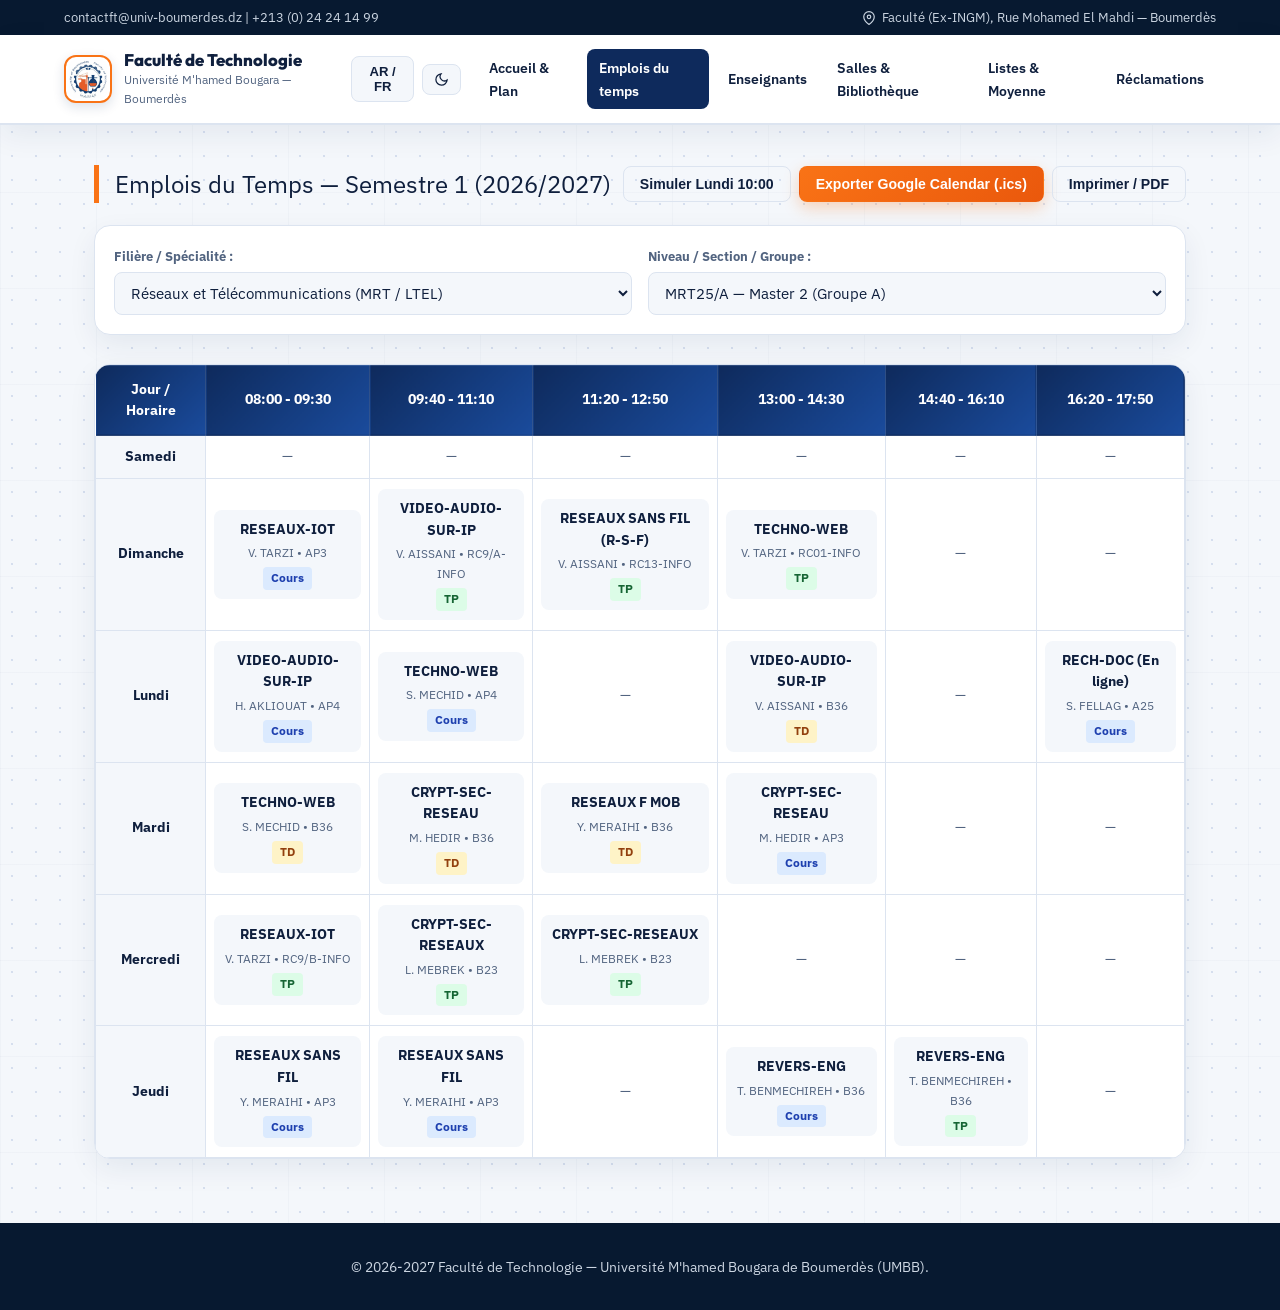
<file: emplois.html>
<!DOCTYPE html>
<html lang="fr" dir="ltr">
<head>
    <meta charset="UTF-8">
    <meta name="viewport" content="width=device-width, initial-scale=1.0">
    <title>Emplois du Temps S1 2026/2027 - Faculté de Technologie UMBB</title>
    <link rel="stylesheet" href="css/style.css">
    <link rel="icon" type="image/jpeg" href="img/logo-ft.jpg">
</head>
<body>

    <div class="top-bar">
        <span class="top-bar-item">contactft@univ-boumerdes.dz | +213 (0) 24 24 14 99</span>
        <span class="top-bar-item">
            <svg width="14" height="14" viewBox="0 0 24 24" fill="none" stroke="currentColor" stroke-width="2"><path d="M21 10c0 7-9 13-9 13s-9-6-9-13a9 9 0 0 1 18 0z"/><circle cx="12" cy="10" r="3"/></svg>
            Faculté (Ex-INGM), Rue Mohamed El Mahdi — Boumerdès
        </span>
    </div>

    <header>
        <nav class="navbar">
            <a href="index.html" class="logo">
                <div class="logo-emblem">
                    <img src="img/logo-ft.jpg" onerror="this.onerror=null;this.src='img/logo-ft.png';" alt="Logo Faculté de Technologie UMBB">
                </div>
                <div class="logo-text-wrap">
                    <span class="logo-title">Faculté de Technologie</span>
                    <span class="logo-sub">Université M'hamed Bougara — Boumerdès</span>
                </div>
            </a>

            <div class="nav-actions">
                <button id="langToggle" class="icon-btn">AR / FR</button>
                <button id="themeToggle" class="icon-btn" aria-label="Thème">
                    <svg width="15" height="15" viewBox="0 0 24 24" fill="none" stroke="currentColor" stroke-width="2"><path d="M21 12.79A9 9 0 1 1 11.21 3 7 7 0 0 0 21 12.79z"/></svg>
                </button>
                <button id="burgerBtn" class="burger-btn" aria-label="Menu">
                    <svg width="20" height="20" viewBox="0 0 24 24" fill="none" stroke="currentColor" stroke-width="2"><line x1="3" y1="12" x2="21" y2="12"/><line x1="3" y1="6" x2="21" y2="6"/><line x1="3" y1="18" x2="21" y2="18"/></svg>
                </button>
            </div>

            <ul class="nav-links" id="navLinks">
                <li><a href="index.html">Accueil & Plan</a></li>
                <li><a href="emplois.html" class="active">Emplois du temps</a></li>
                <li><a href="enseignants.html">Enseignants</a></li>
                <li><a href="campus.html">Salles & Bibliothèque</a></li>
                <li><a href="etudiants.html">Listes & Moyenne</a></li>
                <li><a href="reclamation.html">Réclamations</a></li>
            </ul>
        </nav>
    </header>

    <main class="container" style="margin-top: 2.5rem;">
        <div class="section-title">
            <span>Emplois du Temps — Semestre 1 (2026/2027)</span>
            <div class="no-print" style="display: flex; gap: 8px; flex-wrap: wrap;">
                <button id="simulateTimeBtn" class="btn btn-outline">Simuler Lundi 10:00</button>
                <button onclick="exportTimetableICS()" class="btn btn-accent">Exporter Google Calendar (.ics)</button>
                <button onclick="window.print()" class="btn btn-outline">Imprimer / PDF</button>
            </div>
        </div>

        <div class="controls-bar">
            <div class="control-group">
                <label for="deptSelect">Filière / Spécialité :</label>
                <select id="deptSelect">
                    <option value="RT">Réseaux et Télécommunications (MRT / LTEL)</option>
                    <option value="AUTO">Automatique et Informatique Ind. (MAI / LAUT)</option>
                    <option value="ELEC">Électronique & Systèmes Embarqués (MESE / LELN)</option>
                    <option value="ELCT">Électrotechnique & Machines Électriques (MME / LELECT)</option>
                    <option value="CIL">Commande Industrielle (MCIL / LMCIL)</option>
                    <option value="BIO">Génie Biomédical (MBIO / LBIO)</option>
                </select>
            </div>
            <div class="control-group">
                <label for="groupSelect">Niveau / Section / Groupe :</label>
                <select id="groupSelect"></select>
            </div>
        </div>

        <div class="table-responsive">
            <table class="timetable">
                <thead>
                    <tr>
                        <th>Jour / Horaire</th>
                        <th>08:00 - 09:30</th>
                        <th>09:40 - 11:10</th>
                        <th>11:20 - 12:50</th>
                        <th>13:00 - 14:30</th>
                        <th>14:40 - 16:10</th>
                        <th>16:20 - 17:50</th>
                    </tr>
                </thead>
                <tbody id="timetableBody"></tbody>
            </table>
        </div>
    </main>

    <footer>
        <p>© 2026-2027 Faculté de Technologie — Université M'hamed Bougara de Boumerdès (UMBB).</p>
    </footer>

    <script src="js/data.js"></script>
    <script src="js/main.js"></script>
</body>
</html>
</file>
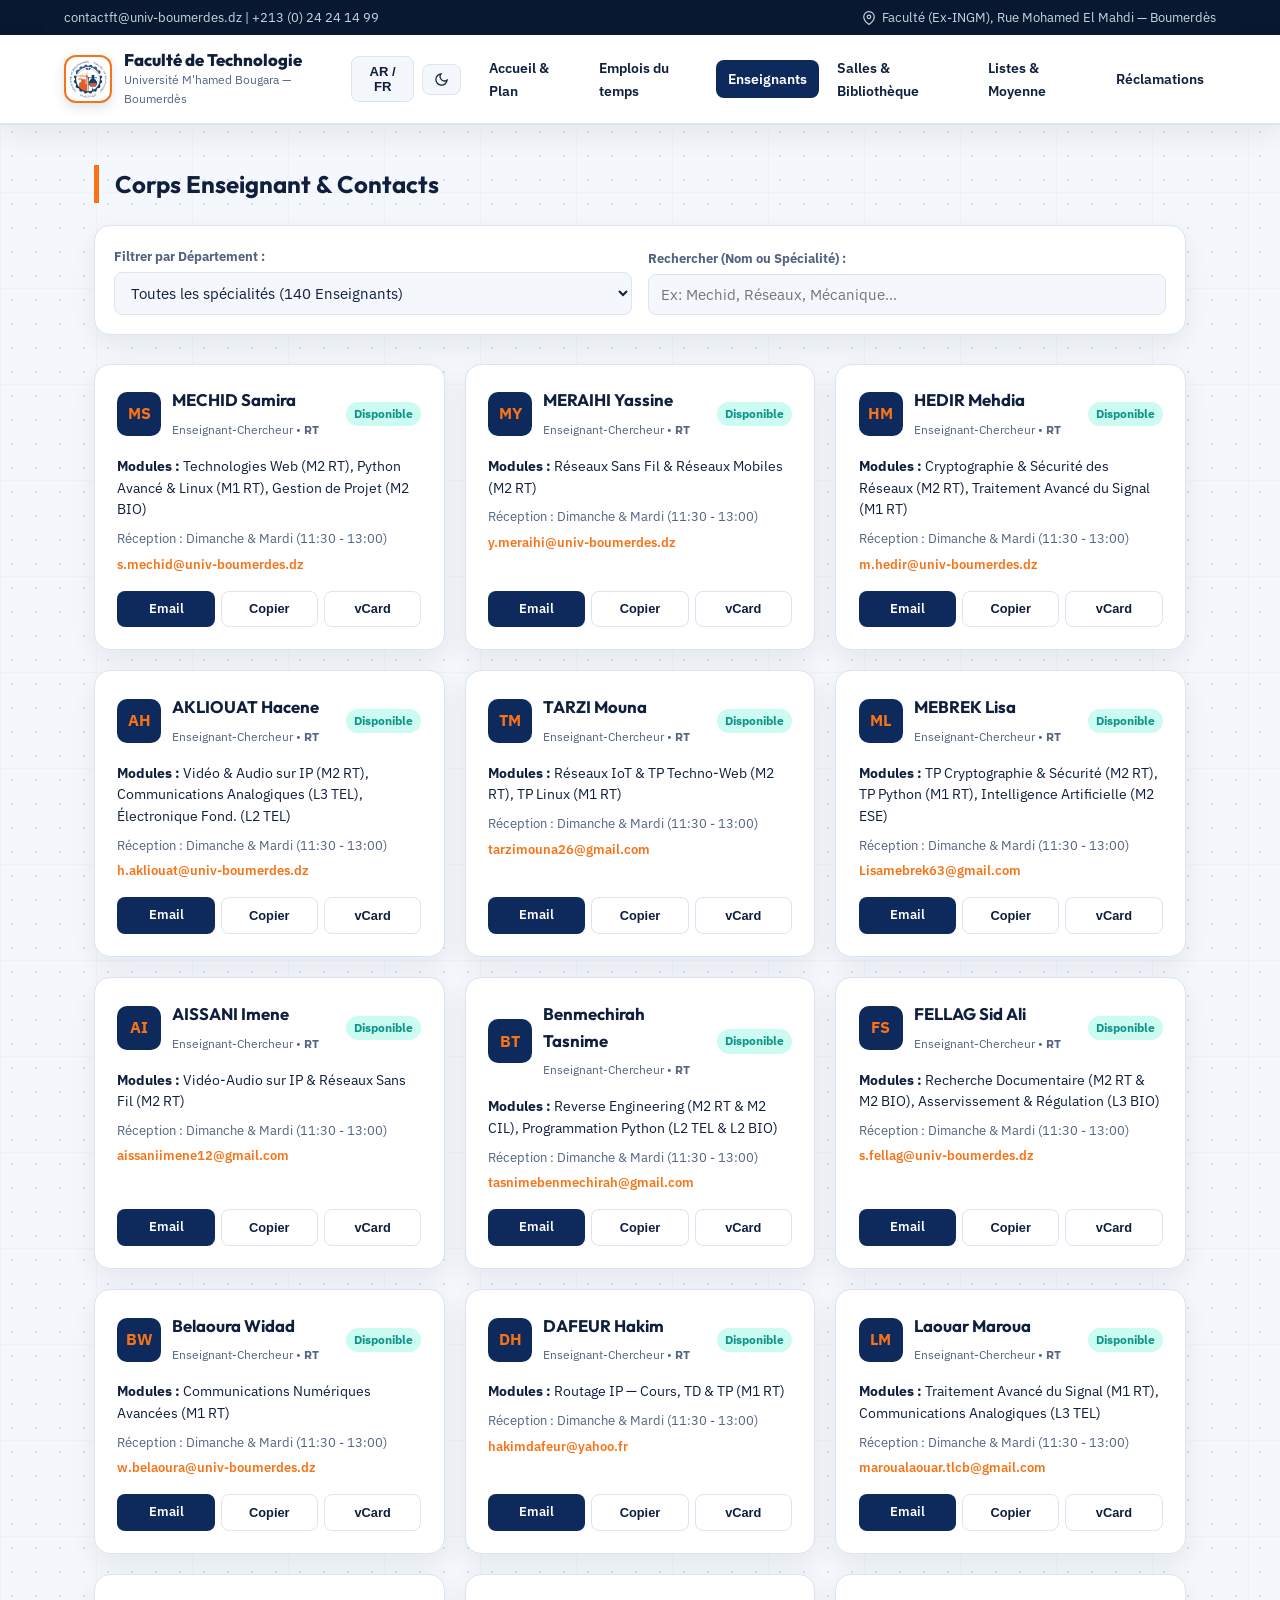
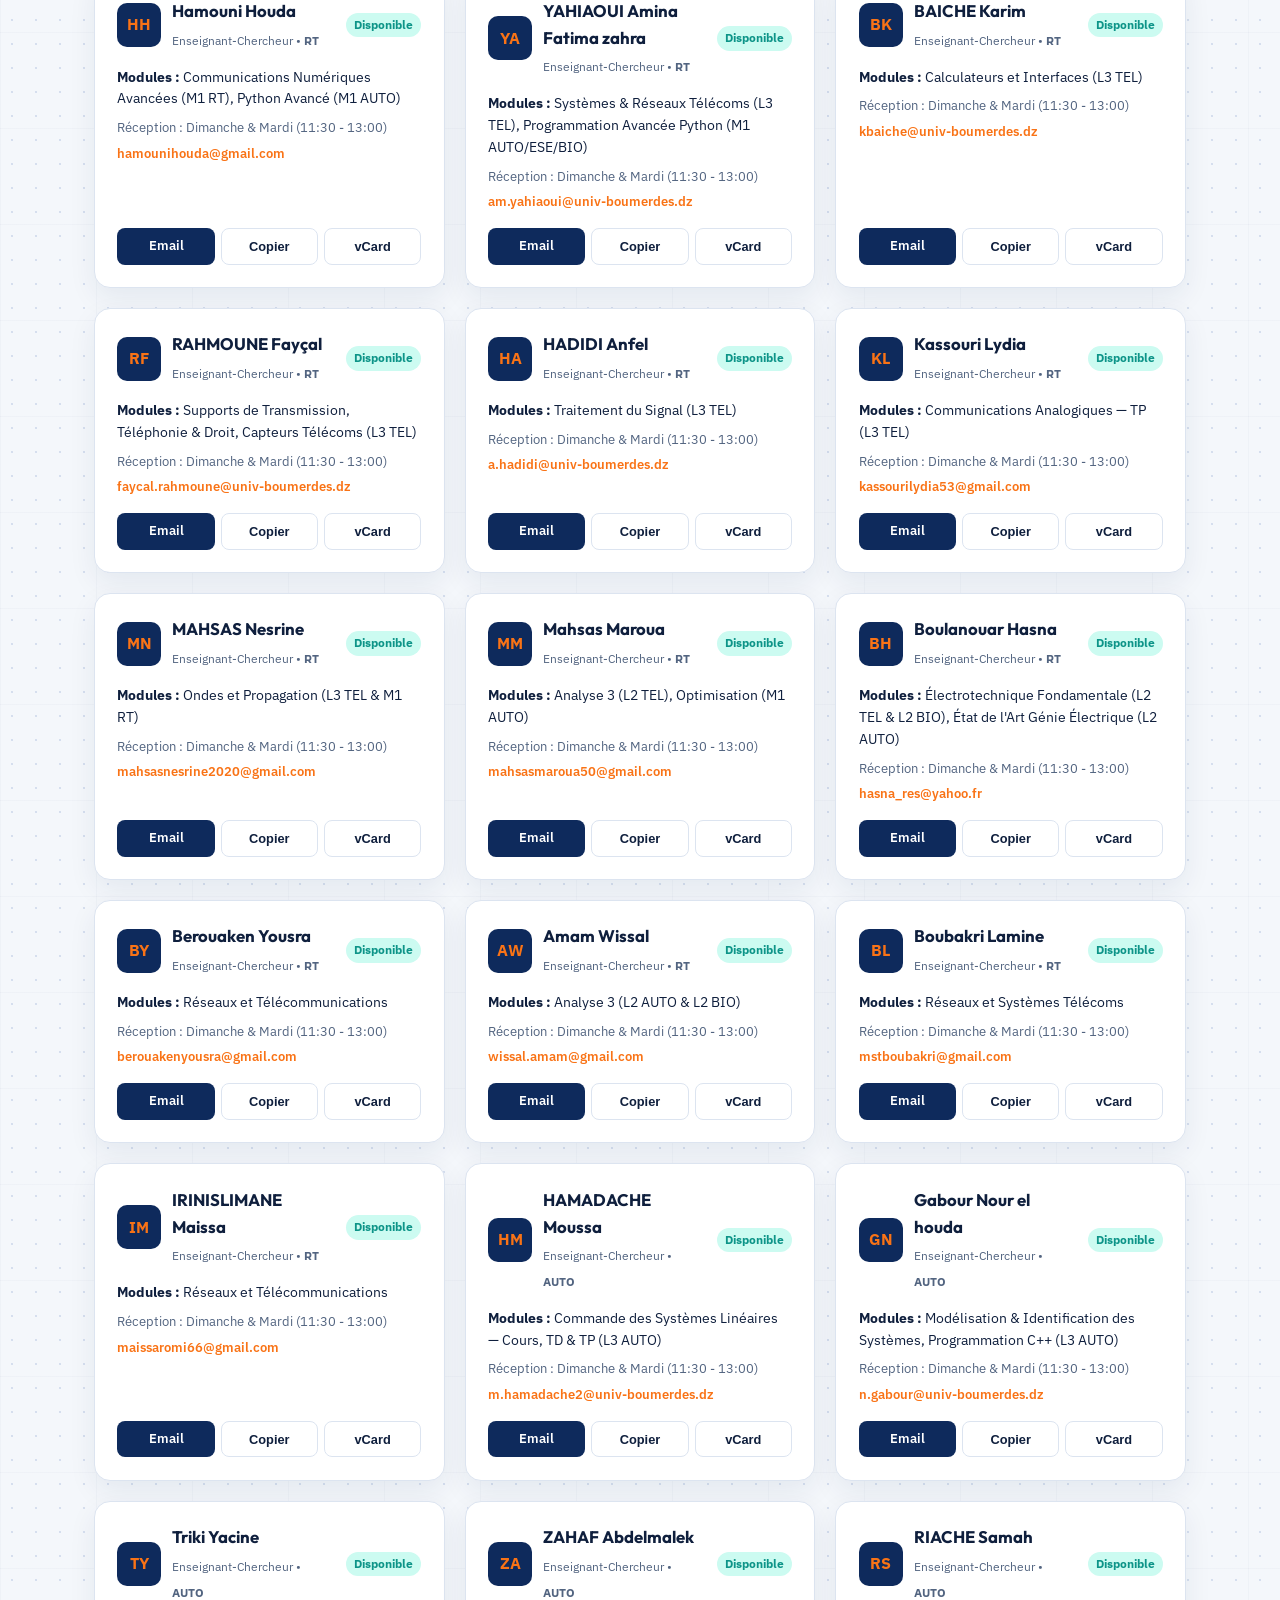
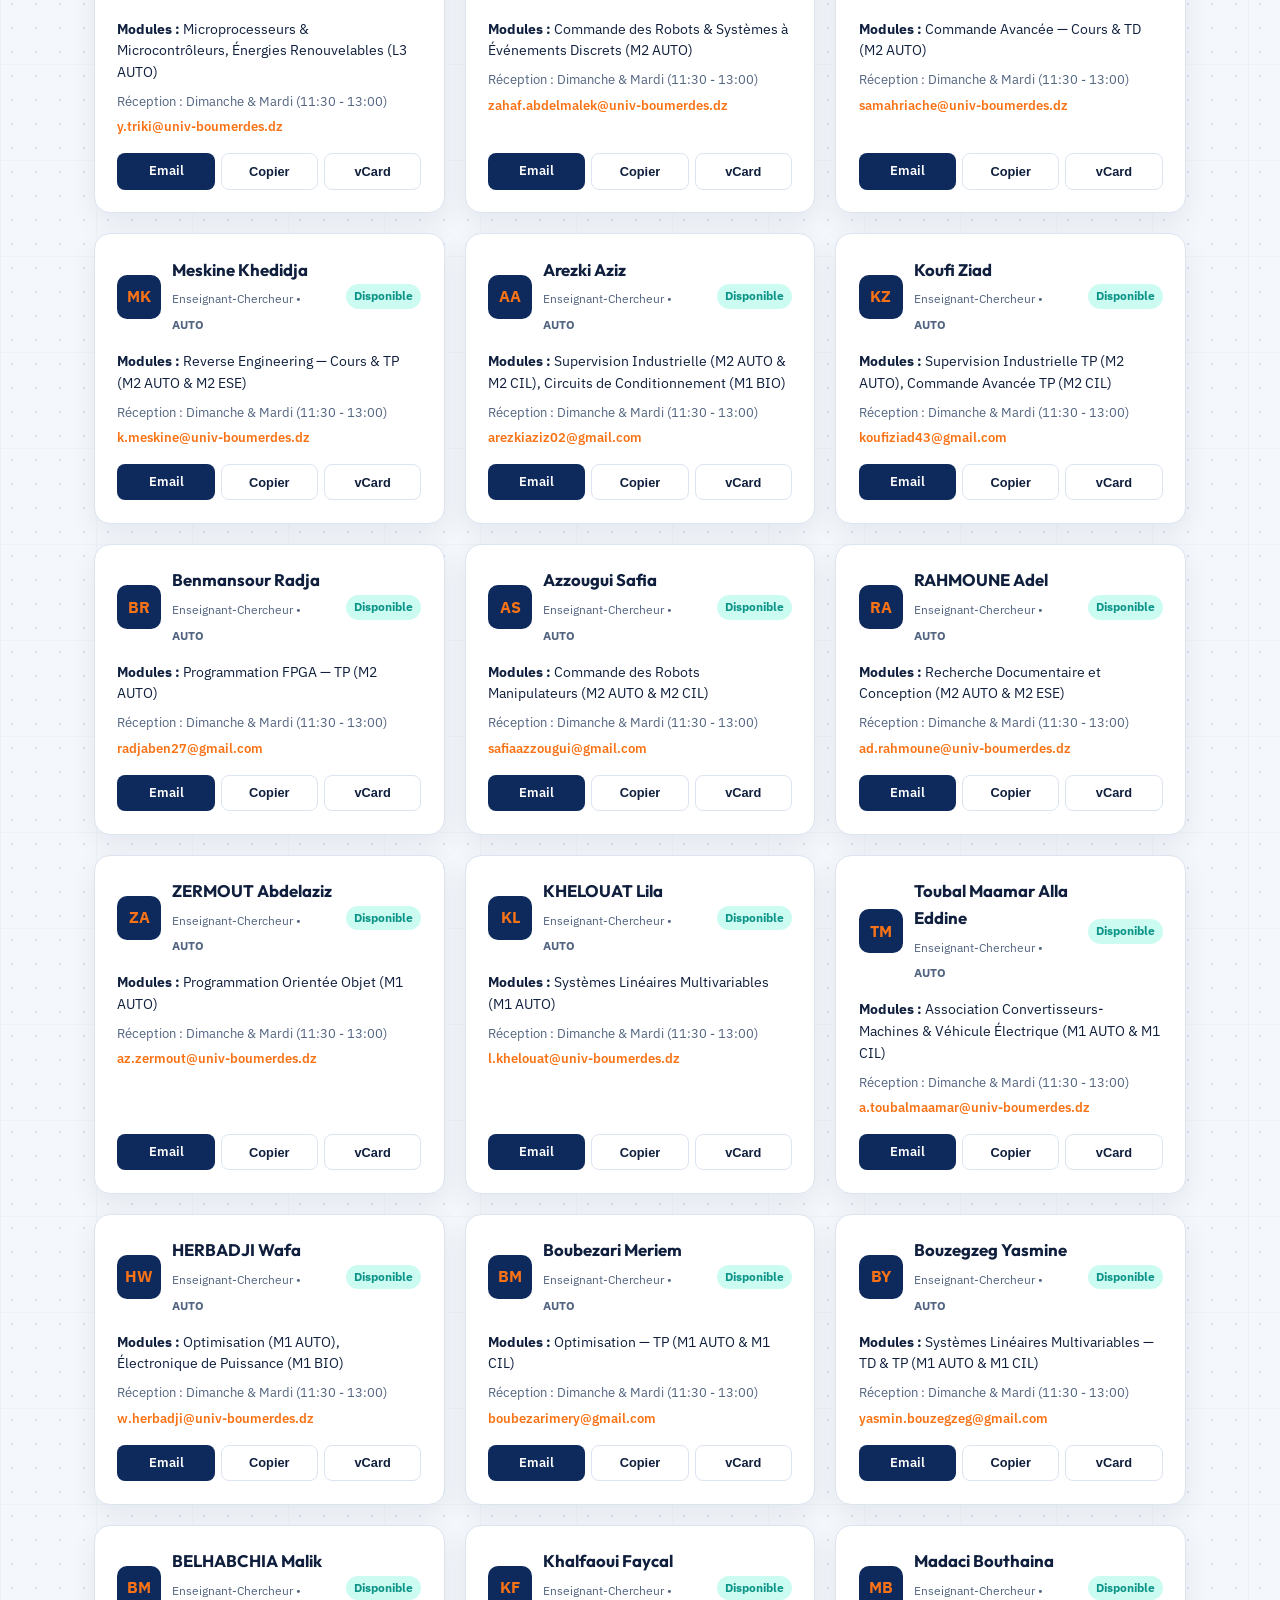
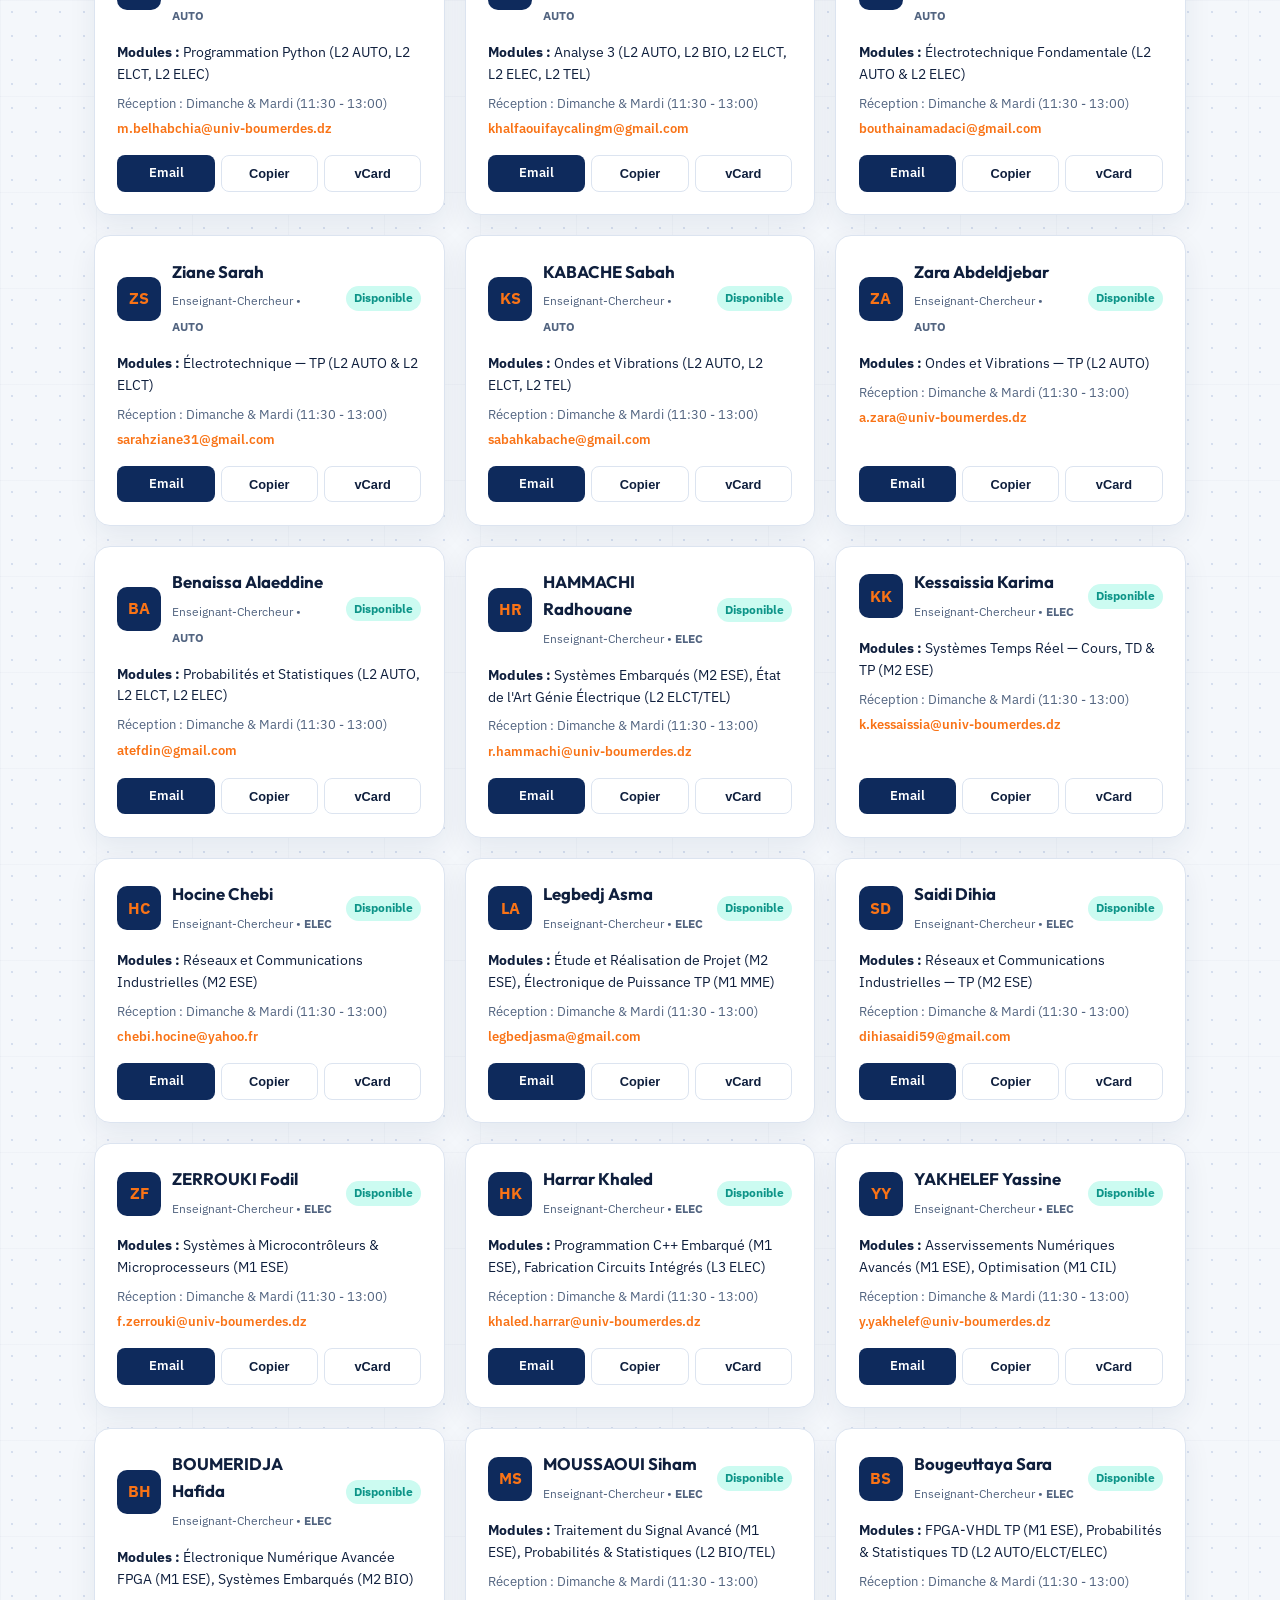
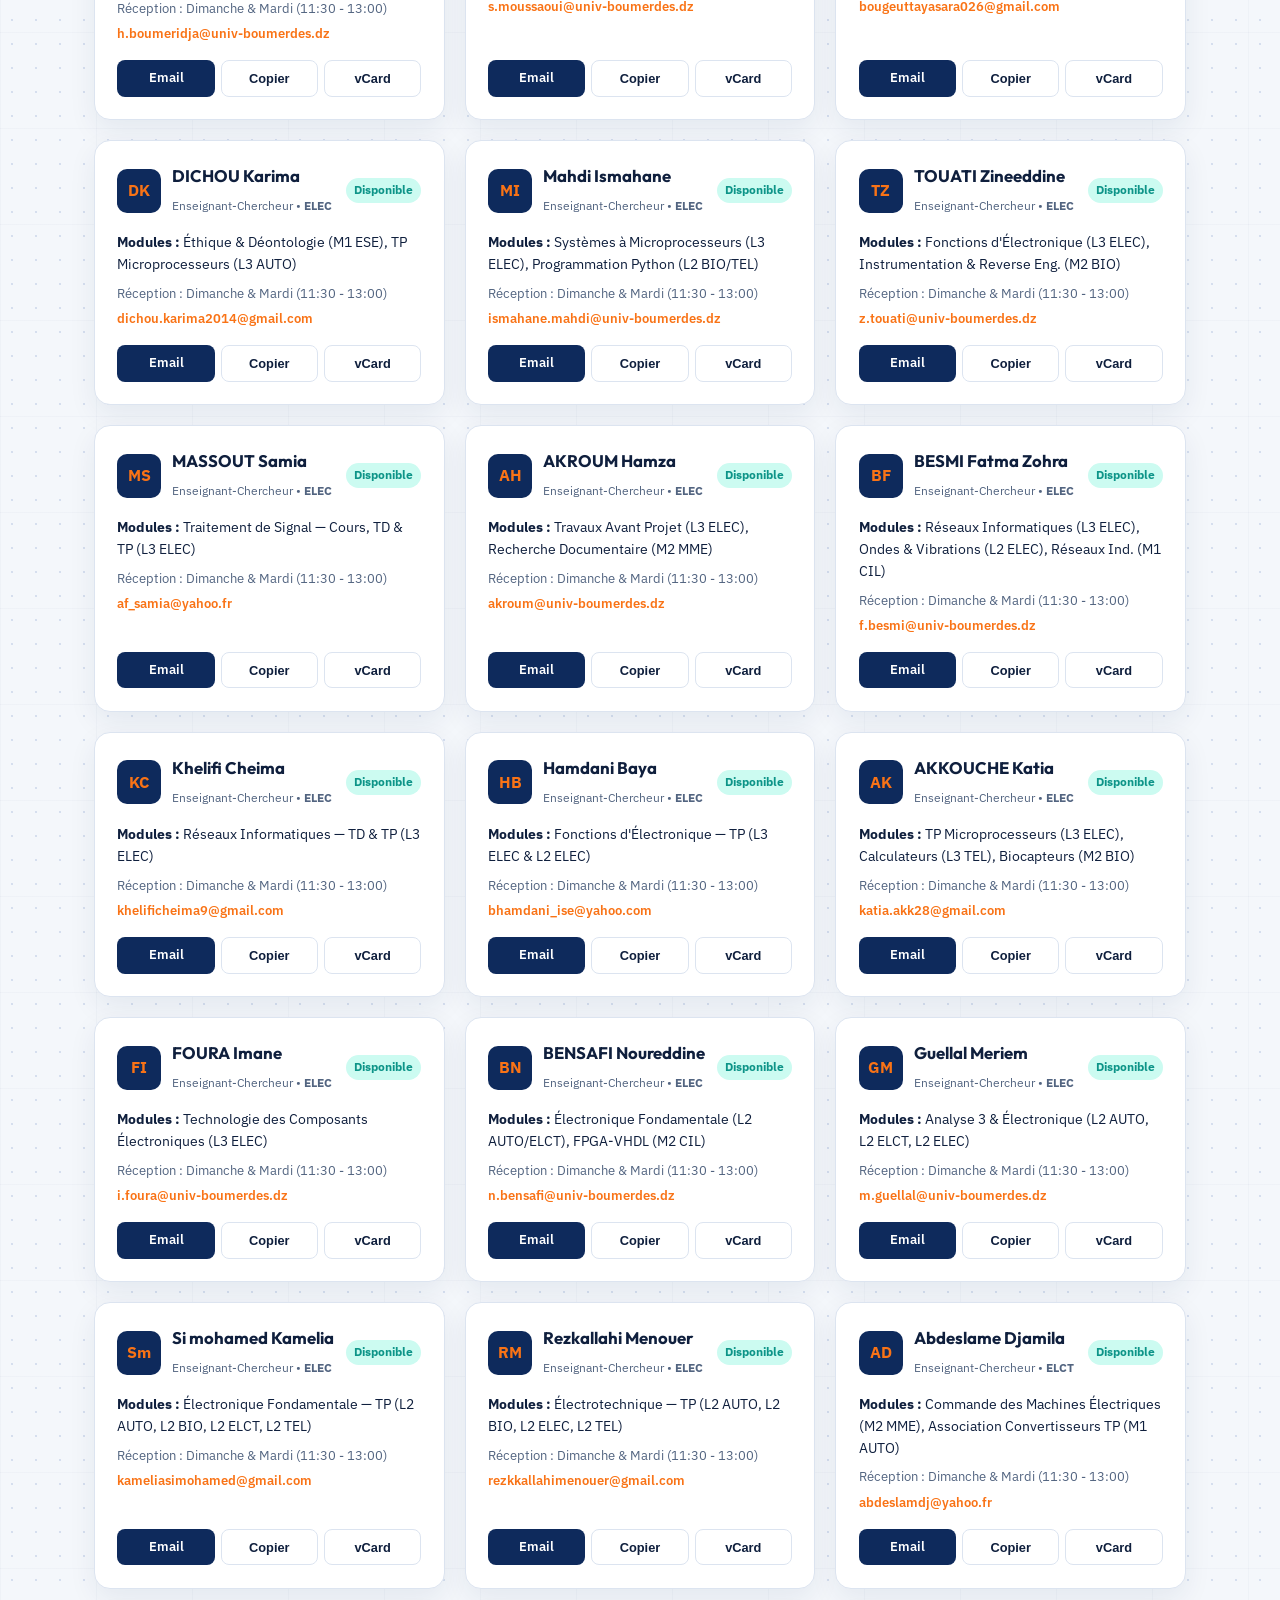
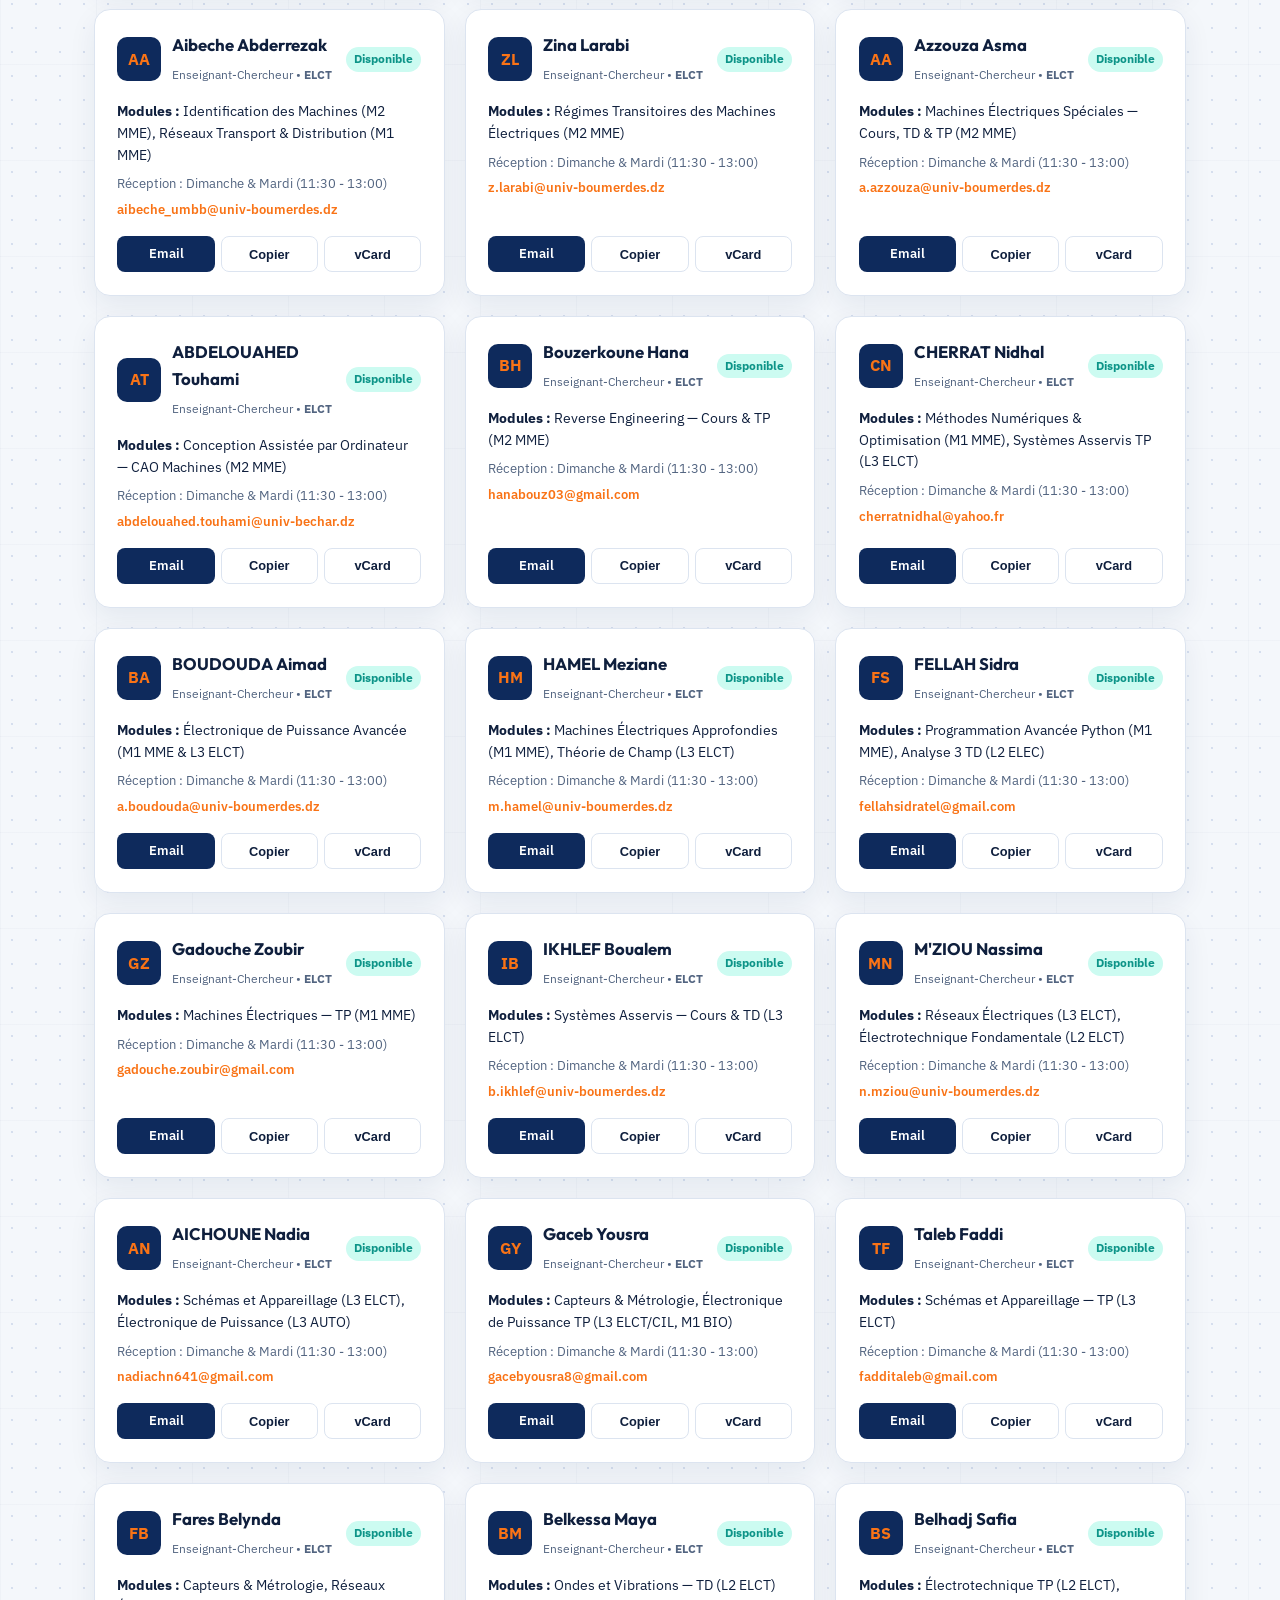
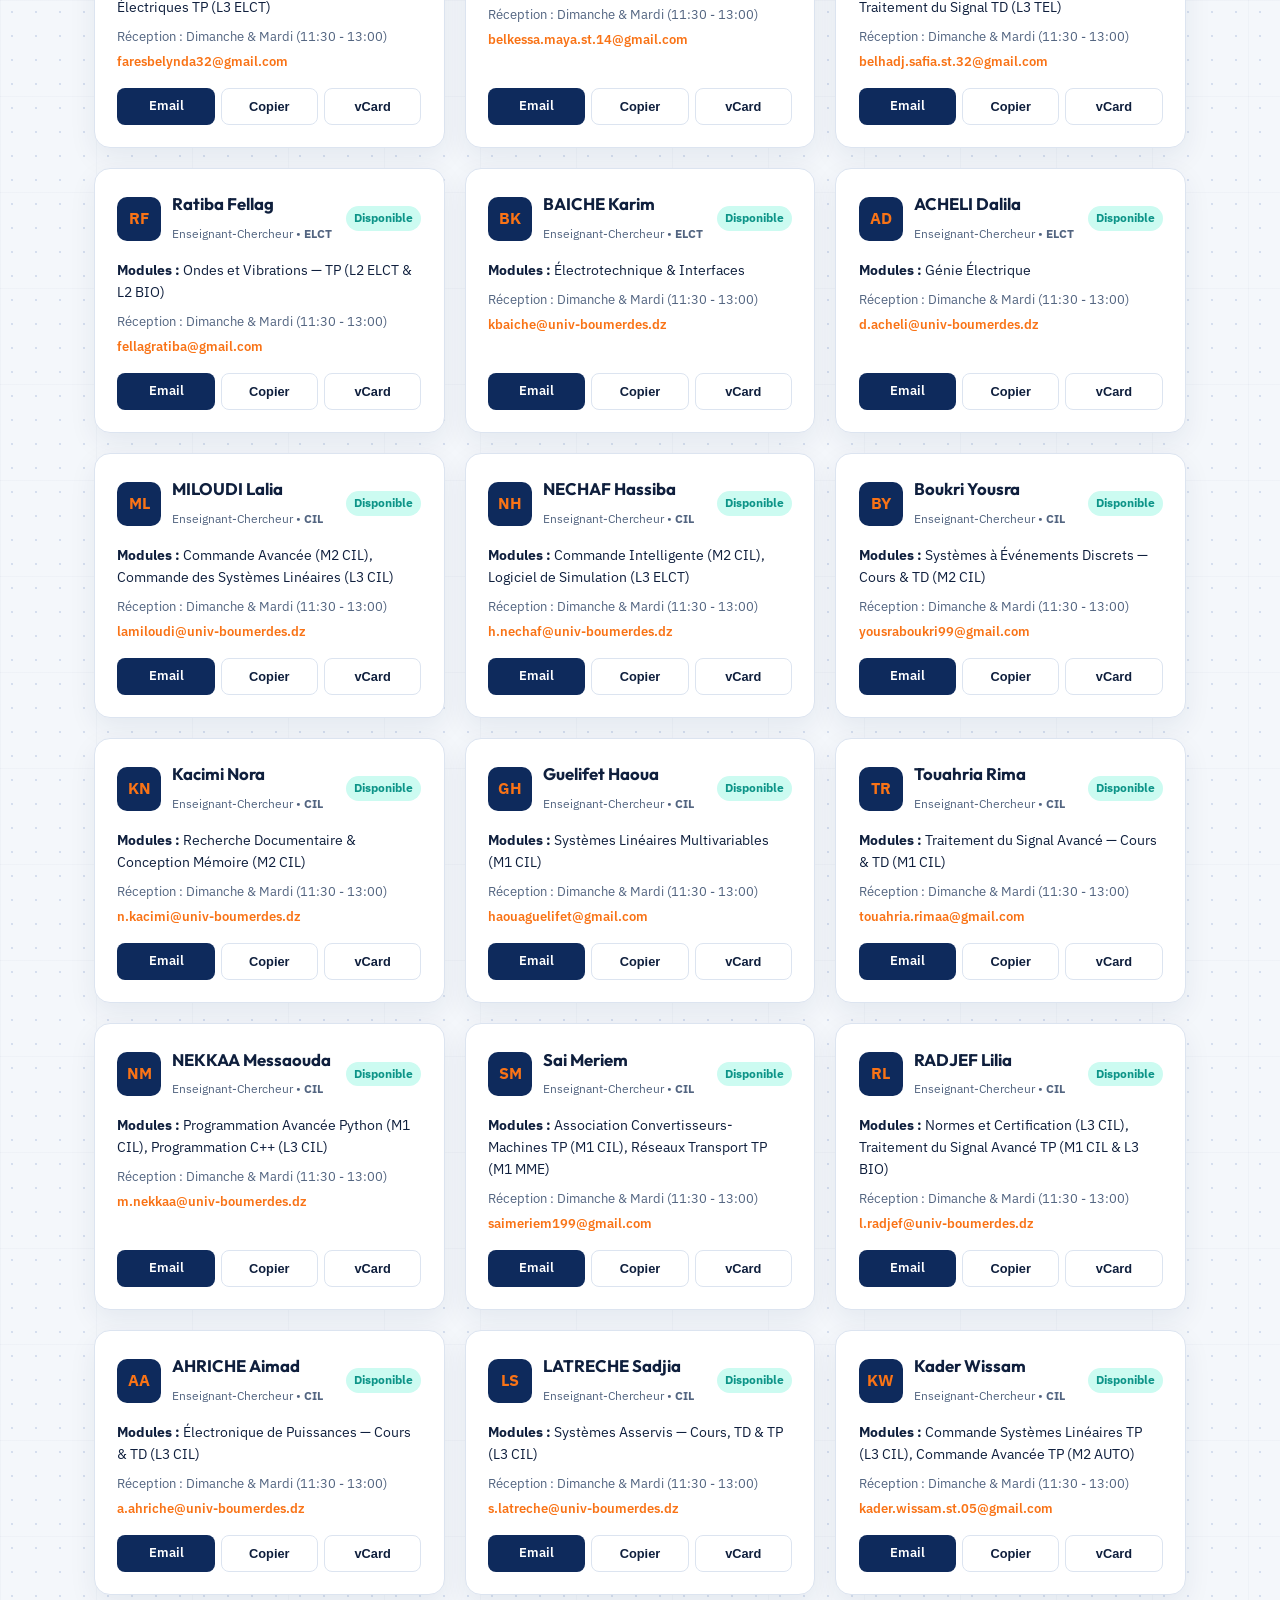
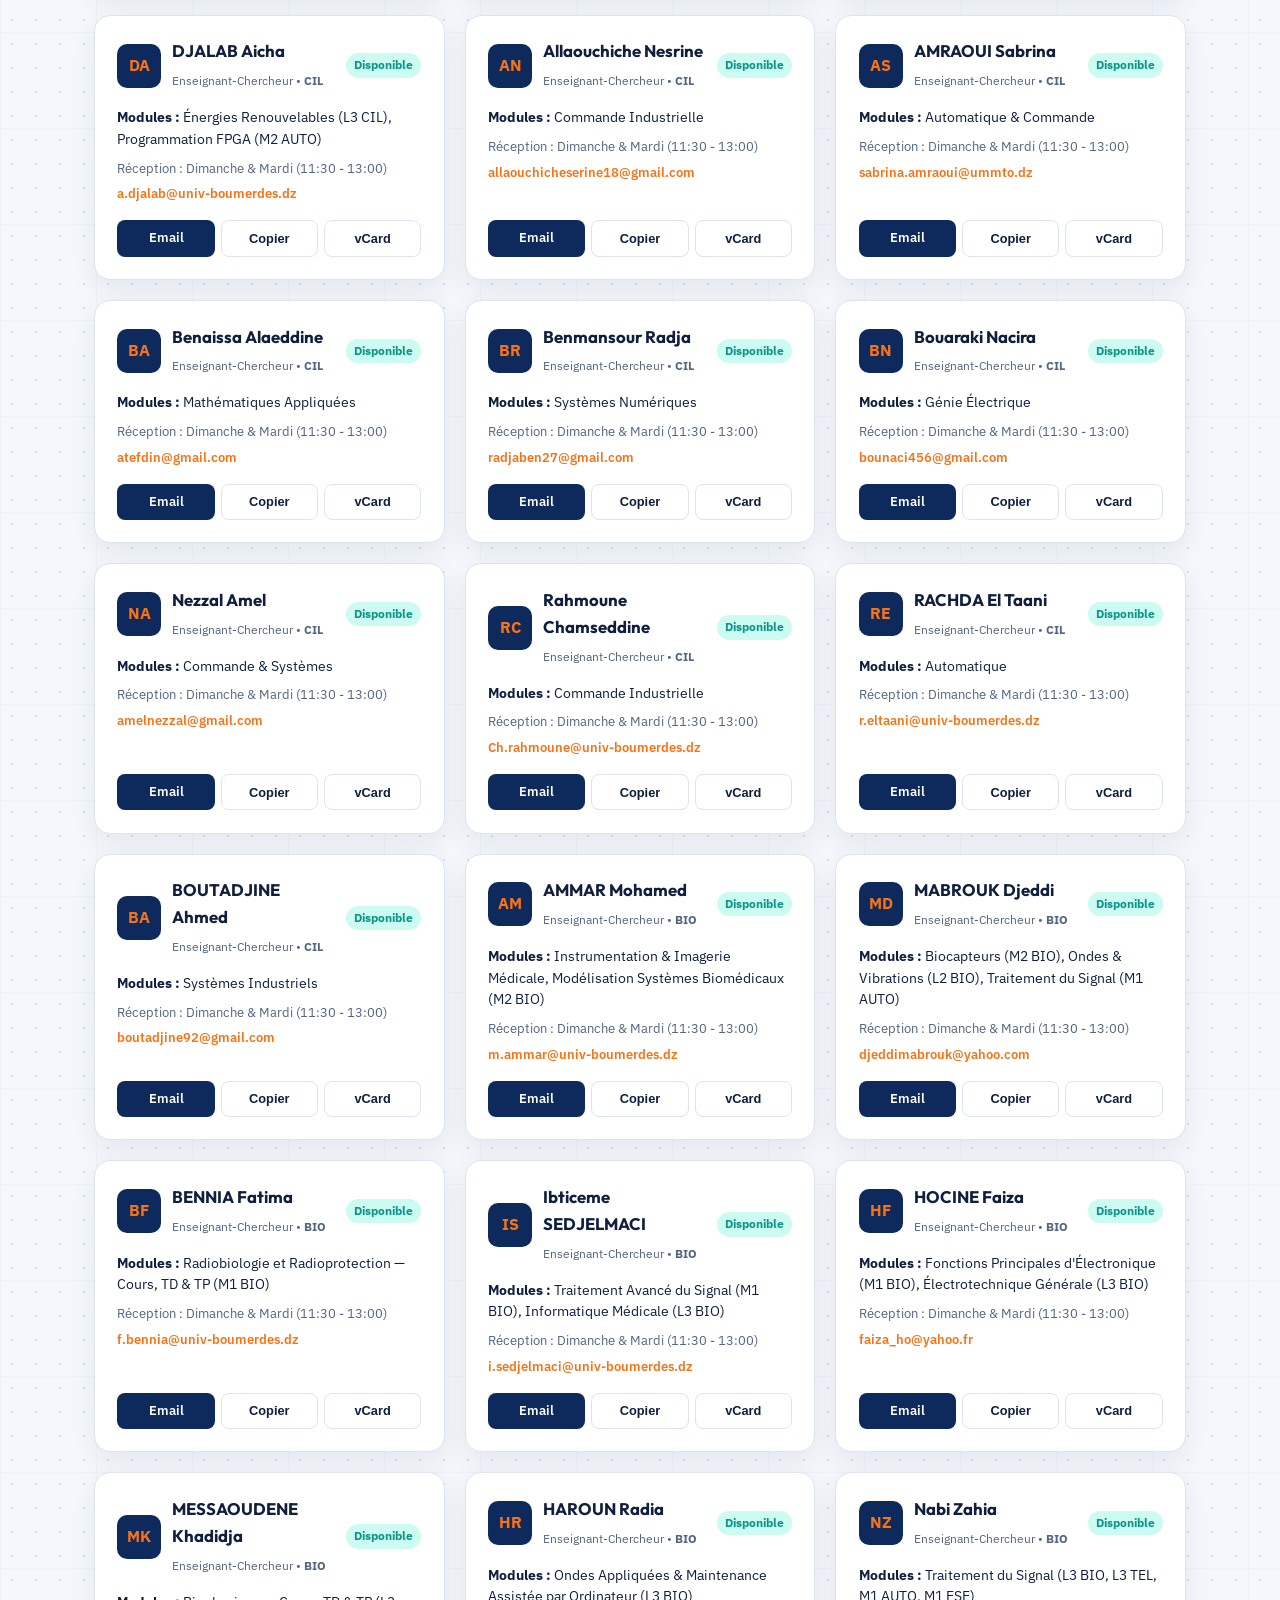
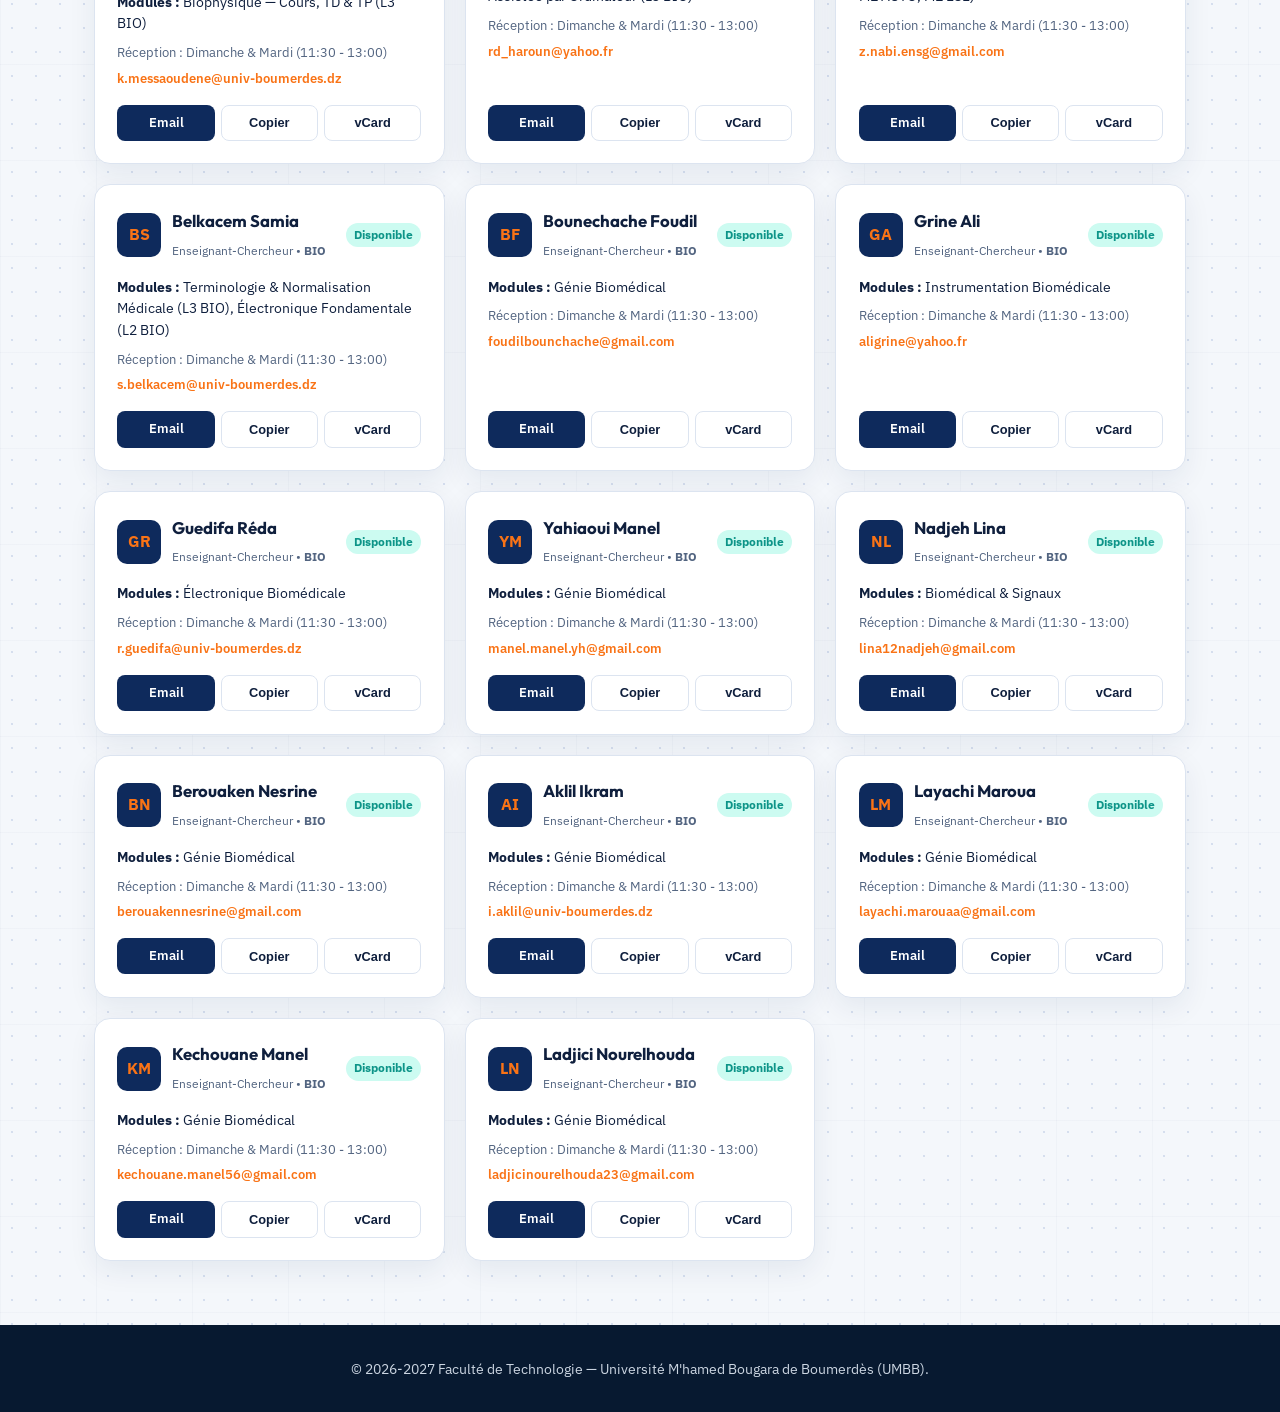
<file: enseignants.html>
<!DOCTYPE html>
<html lang="fr" dir="ltr">
<head>
    <meta charset="UTF-8">
    <meta name="viewport" content="width=device-width, initial-scale=1.0">
    <title>Annuaire des Enseignants - Faculté de Technologie UMBB</title>
    <link rel="stylesheet" href="css/style.css">
    <link rel="icon" type="image/jpeg" href="img/logo-ft.jpg">
</head>
<body>

    <div class="top-bar">
        <span class="top-bar-item">contactft@univ-boumerdes.dz | +213 (0) 24 24 14 99</span>
        <span class="top-bar-item">
            <svg width="14" height="14" viewBox="0 0 24 24" fill="none" stroke="currentColor" stroke-width="2"><path d="M21 10c0 7-9 13-9 13s-9-6-9-13a9 9 0 0 1 18 0z"/><circle cx="12" cy="10" r="3"/></svg>
            Faculté (Ex-INGM), Rue Mohamed El Mahdi — Boumerdès
        </span>
    </div>

    <header>
        <nav class="navbar">
            <a href="index.html" class="logo">
                <div class="logo-emblem">
                    <img src="img/logo-ft.jpg" onerror="this.onerror=null;this.src='img/logo-ft.png';" alt="Logo Faculté de Technologie UMBB">
                </div>
                <div class="logo-text-wrap">
                    <span class="logo-title">Faculté de Technologie</span>
                    <span class="logo-sub">Université M'hamed Bougara — Boumerdès</span>
                </div>
            </a>

            <div class="nav-actions">
                <button id="langToggle" class="icon-btn">AR / FR</button>
                <button id="themeToggle" class="icon-btn" aria-label="Thème">
                    <svg width="15" height="15" viewBox="0 0 24 24" fill="none" stroke="currentColor" stroke-width="2"><path d="M21 12.79A9 9 0 1 1 11.21 3 7 7 0 0 0 21 12.79z"/></svg>
                </button>
                <button id="burgerBtn" class="burger-btn" aria-label="Menu">
                    <svg width="20" height="20" viewBox="0 0 24 24" fill="none" stroke="currentColor" stroke-width="2"><line x1="3" y1="12" x2="21" y2="12"/><line x1="3" y1="6" x2="21" y2="6"/><line x1="3" y1="18" x2="21" y2="18"/></svg>
                </button>
            </div>

            <ul class="nav-links" id="navLinks">
                <li><a href="index.html">Accueil & Plan</a></li>
                <li><a href="emplois.html">Emplois du temps</a></li>
                <li><a href="enseignants.html" class="active">Enseignants</a></li>
                <li><a href="campus.html">Salles & Bibliothèque</a></li>
                <li><a href="etudiants.html">Listes & Moyenne</a></li>
                <li><a href="reclamation.html">Réclamations</a></li>
            </ul>
        </nav>
    </header>

    <main class="container" style="margin-top: 2.5rem;">
        <h2 class="section-title">Corps Enseignant & Contacts</h2>

        <div class="controls-bar">
            <div class="control-group">
                <label for="teacherDeptFilter">Filtrer par Département :</label>
                <select id="teacherDeptFilter">
                    <option value="ALL">Toutes les spécialités (140 Enseignants)</option>
                    <option value="RT">Réseaux et Télécommunications (RT)</option>
                    <option value="AUTO">Automatique & Informatique Industrielle (AUTO)</option>
                    <option value="ELEC">Électronique & Systèmes Embarqués (ELEC)</option>
                    <option value="ELCT">Électrotechnique & Machines Électriques (ELCT)</option>
                    <option value="CIL">Commande Industrielle (CIL)</option>
                    <option value="BIO">Génie Biomédical (BIO)</option>
                </select>
            </div>
            <div class="control-group">
                <label for="teacherSearch">Rechercher (Nom ou Spécialité) :</label>
                <input type="text" id="teacherSearch" placeholder="Ex: Mechid, Réseaux, Mécanique...">
            </div>
        </div>

        <div class="dept-grid" id="teachersGrid"></div>
    </main>

    <footer>
        <p>© 2026-2027 Faculté de Technologie — Université M'hamed Bougara de Boumerdès (UMBB).</p>
    </footer>

    <script src="js/data.js"></script>
    <script src="js/main.js"></script>
</body>
</html>
</file>
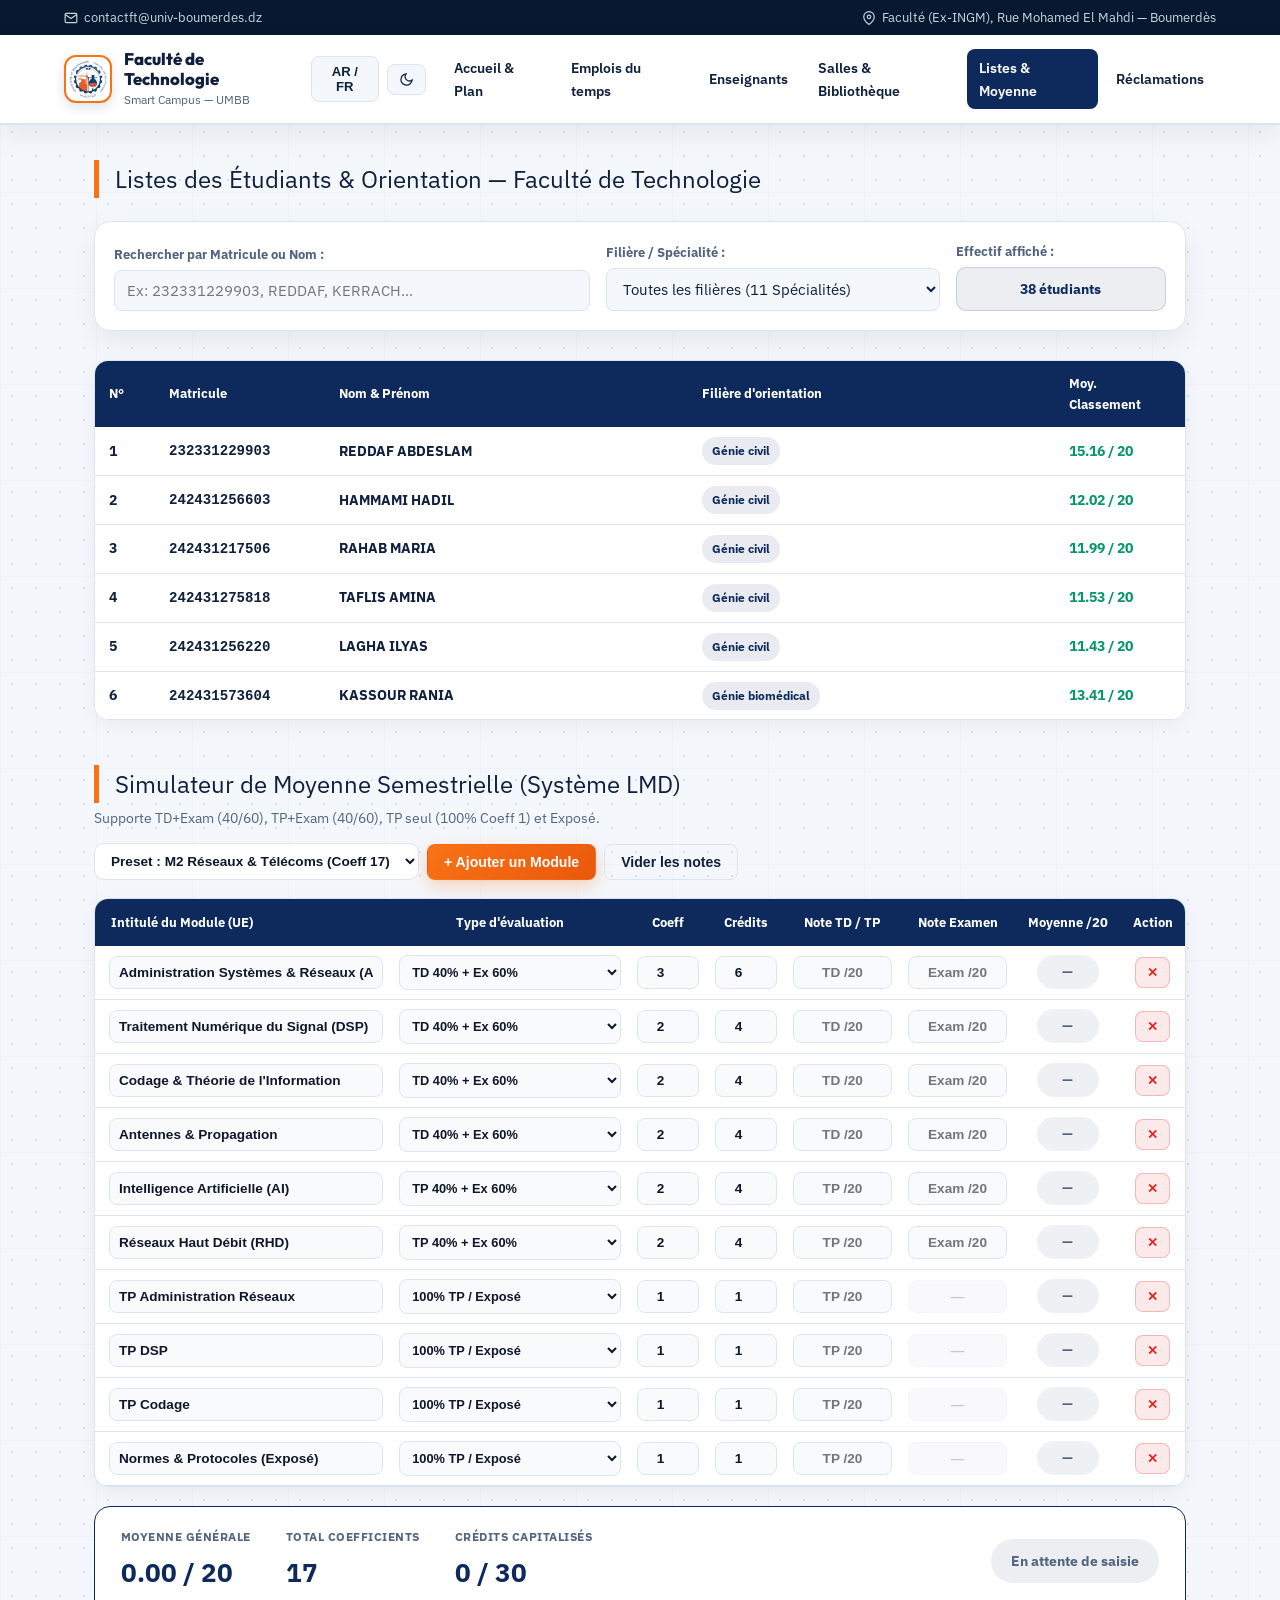
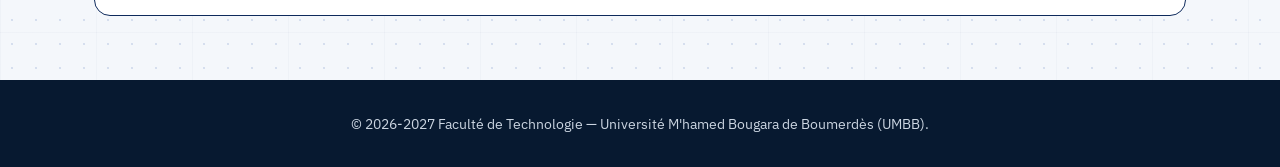
<file: etudiants.html>
<!DOCTYPE html>
<html lang="fr" dir="ltr">
<head>
    <meta charset="UTF-8">
    <meta name="viewport" content="width=device-width, initial-scale=1.0">
    <title>Listes des Étudiants & Moyenne LMD — FT UMBB</title>
    <link rel="stylesheet" href="css/style.css">
    <link rel="icon" type="image/jpeg" href="img/logo-ft.jpg">
</head>
<body>

    <div class="top-bar">
        <span class="top-bar-item">
            <svg width="14" height="14" viewBox="0 0 24 24" fill="none" stroke="currentColor" stroke-width="2"><path d="M4 4h16c1.1 0 2 .9 2 2v12c0 1.1-.9 2-2 2H4c-1.1 0-2-.9-2-2V6c0-1.1.9-2 2-2z"/><polyline points="22,6 12,13 2,6"/></svg>
            contactft@univ-boumerdes.dz
        </span>
        <span class="top-bar-item">
            <svg width="14" height="14" viewBox="0 0 24 24" fill="none" stroke="currentColor" stroke-width="2"><path d="M21 10c0 7-9 13-9 13s-9-6-9-13a9 9 0 0 1 18 0z"/><circle cx="12" cy="10" r="3"/></svg>
            Faculté (Ex-INGM), Rue Mohamed El Mahdi — Boumerdès
        </span>
    </div>

    <header>
        <nav class="navbar">
            <a href="index.html" class="logo">
                <div class="logo-emblem">
                    <img src="img/logo-ft.jpg" onerror="this.onerror=null;this.src='img/logo-ft.png';" alt="Logo Faculté de Technologie UMBB">
                </div>
                <div class="logo-text-wrap">
                    <span class="logo-title">Faculté de Technologie</span>
                    <span class="logo-sub">Smart Campus — UMBB</span>
                </div>
            </a>

            <div class="nav-actions">
                <button id="langToggle" class="icon-btn">AR / FR</button>
                <button id="themeToggle" class="icon-btn" aria-label="Thème">
                    <svg width="15" height="15" viewBox="0 0 24 24" fill="none" stroke="currentColor" stroke-width="2"><path d="M21 12.79A9 9 0 1 1 11.21 3 7 7 0 0 0 21 12.79z"/></svg>
                </button>
                <button id="burgerBtn" class="burger-btn" aria-label="Menu">
                    <svg width="20" height="20" viewBox="0 0 24 24" fill="none" stroke="currentColor" stroke-width="2"><line x1="3" y1="12" x2="21" y2="12"/><line x1="3" y1="6" x2="21" y2="6"/><line x1="3" y1="18" x2="21" y2="18"/></svg>
                </button>
            </div>

            <ul class="nav-links" id="navLinks">
                <li><a href="index.html">Accueil & Plan</a></li>
                <li><a href="emplois.html">Emplois du temps</a></li>
                <li><a href="enseignants.html">Enseignants</a></li>
                <li><a href="campus.html">Salles & Bibliothèque</a></li>
                <li><a href="etudiants.html" class="active">Listes & Moyenne</a></li>
                <li><a href="reclamation.html">Réclamations</a></li>
            </ul>
        </nav>
    </header>

    <main class="container" style="margin-top: 2.2rem;">

        <section id="studentsDirectorySection">
            <div class="section-title">
                <span>Listes des Étudiants & Orientation — Faculté de Technologie</span>
            </div>

            <div class="controls-bar">
                <div class="control-group" style="flex: 2;">
                    <label for="studentSearchInput">Rechercher par Matricule ou Nom :</label>
                    <input type="text" id="studentSearchInput" placeholder="Ex: 232331229903, REDDAF, KERRACH...">
                </div>

                <div class="control-group" style="flex: 1.4;">
                    <label for="filiereFilterSelect">Filière / Spécialité :</label>
                    <select id="filiereFilterSelect">
                        <option value="ALL">Toutes les filières (11 Spécialités)</option>
                        <option value="Génie civil">Génie civil</option>
                        <option value="Génie biomédical">Génie biomédical</option>
                        <option value="Électrotechnique">Électrotechnique</option>
                        <option value="Électromécanique">Électromécanique</option>
                        <option value="Génie industriel">Génie industriel</option>
                        <option value="Génie mécanique">Génie mécanique</option>
                        <option value="Électronique">Électronique</option>
                        <option value="Télécommunications">Télécommunications</option>
                        <option value="Hygiène et sécurité industrielle">Hygiène et sécurité industrielle</option>
                        <option value="Génie des procédés">Génie des procédés</option>
                        <option value="Automatique">Automatique</option>
                    </select>
                </div>

                <div class="control-group" style="flex: 0.7; justify-content: flex-end;">
                    <label>Effectif affiché :</label>
                    <div id="studentsCountBadge" class="stu-count-pill">0 étudiants</div>
                </div>
            </div>

            <div class="stu-list-wrap">
                <table class="stu-table" id="studentsListTable">
                    <thead>
                        <tr>
                            <th style="width: 60px;">N°</th>
                            <th style="width: 170px;">Matricule</th>
                            <th>Nom & Prénom</th>
                            <th>Filière d'orientation</th>
                            <th style="width: 130px;">Moy. Classement</th>
                        </tr>
                    </thead>
                    <tbody id="studentsListBody"></tbody>
                </table>
            </div>
        </section>


        <section class="lmd-calc-wrapper" id="lmdCalcSection" style="margin-top: 2.8rem;">
            <div class="lmd-calc-header">
                <div>
                    <div class="section-title" style="margin-bottom: 4px;">
                        <span>Simulateur de Moyenne Semestrielle (Système LMD)</span>
                    </div>
                    <p style="color: var(--text-muted); font-size: 0.86rem; margin: 0;">
                        Supporte TD+Exam (40/60), TP+Exam (40/60), TP seul (100% Coeff 1) et Exposé.
                    </p>
                </div>

                <div class="lmd-calc-actions">
                    <select id="lmdPresetSelect" class="lmd-select" title="Charger un modèle de semestre">
                        <option value="mrt_s1">Preset : M2 Réseaux & Télécoms (Coeff 17)</option>
                        <option value="empty">Semestre Vierge (Personnalisé)</option>
                    </select>
                    <button type="button" id="addModuleBtn" class="btn btn-accent">+ Ajouter un Module</button>
                    <button type="button" id="resetGradesBtn" class="btn btn-outline">Vider les notes</button>
                </div>
            </div>

            <div class="lmd-table-scroll">
                <table class="lmd-table" id="lmdModulesTable">
                    <thead>
                        <tr>
                            <th style="min-width: 210px;">Intitulé du Module (UE)</th>
                            <th style="min-width: 175px;">Type d'évaluation</th>
                            <th style="width: 78px;">Coeff</th>
                            <th style="width: 78px;">Crédits</th>
                            <th style="width: 115px;">Note TD / TP</th>
                            <th style="width: 115px;">Note Examen</th>
                            <th style="width: 105px;">Moyenne /20</th>
                            <th style="width: 65px;">Action</th>
                        </tr>
                    </thead>
                    <tbody id="lmdModulesBody"></tbody>
                </table>
            </div>

            <div class="lmd-summary-card">
                <div class="lmd-summary-metrics">
                    <div class="lmd-metric">
                        <span class="lmd-metric-label">MOYENNE GÉNÉRALE</span>
                        <strong class="lmd-metric-value" id="lmdGeneralAvg">0.00 / 20</strong>
                    </div>
                    <div class="lmd-metric">
                        <span class="lmd-metric-label">TOTAL COEFFICIENTS</span>
                        <strong class="lmd-metric-value" id="lmdTotalCoeff">0</strong>
                    </div>
                    <div class="lmd-metric">
                        <span class="lmd-metric-label">CRÉDITS CAPITALISÉS</span>
                        <strong class="lmd-metric-value" id="lmdTotalCredits">0 / 30</strong>
                    </div>
                </div>

                <div id="lmdStatusBadge" class="lmd-status-pill is-pending">
                    En attente de saisie
                </div>
            </div>
        </section>
    </main>

    <footer>
        <p>© 2026-2027 Faculté de Technologie — Université M'hamed Bougara de Boumerdès (UMBB).</p>
    </footer>

    <style>
        .stu-count-pill {
            padding: 10px 14px;
            border-radius: 10px;
            background: rgba(14, 42, 92, 0.08);
            color: #0e2a5c;
            font-weight: 800;
            font-size: 0.86rem;
            text-align: center;
            border: 1px solid rgba(14, 42, 92, 0.16);
        }
        body.dark-mode .stu-count-pill {
            background: rgba(249, 115, 22, 0.14);
            color: #fdba74;
            border-color: rgba(249, 115, 22, 0.3);
        }
        .stu-list-wrap {
            width: 100%;
            max-height: 360px;
            overflow-y: auto;
            border-radius: 14px;
            border: 1px solid var(--border);
            background: var(--card-bg, #fff);
            box-shadow: 0 6px 20px rgba(14, 42, 92, 0.05);
        }
        .stu-table {
            width: 100%;
            border-collapse: collapse;
            font-size: 0.88rem;
            text-align: left;
        }
        .stu-table thead th {
            position: sticky;
            top: 0;
            background: #0e2a5c;
            color: #fff;
            padding: 12px 14px;
            font-weight: 700;
            font-size: 0.82rem;
            z-index: 2;
        }
        .stu-table td {
            padding: 10px 14px;
            border-bottom: 1px solid var(--border);
        }
        .stu-table tbody tr:hover {
            background: rgba(14, 42, 92, 0.04);
        }
        .stu-filiere-tag {
            display: inline-block;
            padding: 4px 10px;
            border-radius: 999px;
            font-size: 0.78rem;
            font-weight: 700;
            background: rgba(14, 42, 92, 0.09);
            color: #0e2a5c;
        }
        body.dark-mode .stu-filiere-tag {
            background: rgba(56, 189, 248, 0.14);
            color: #7dd3fc;
        }
        .stu-moy-badge {
            font-weight: 800;
            color: #059669;
        }
        .stu-moy-badge.is-low {
            color: #d97706;
        }

        .lmd-calc-header {
            display: flex;
            justify-content: space-between;
            align-items: flex-end;
            flex-wrap: wrap;
            gap: 14px;
            margin-bottom: 1.1rem;
        }
        .lmd-calc-actions {
            display: flex;
            gap: 8px;
            flex-wrap: wrap;
            align-items: center;
        }
        .lmd-select {
            padding: 9px 12px;
            border-radius: 10px;
            border: 1px solid var(--border);
            background: var(--card-bg, #fff);
            color: var(--text-main, #0f172a);
            font-weight: 600;
            font-size: 0.85rem;
        }
        .lmd-table-scroll {
            width: 100%;
            overflow-x: auto;
            border-radius: 14px;
            border: 1px solid var(--border);
            background: var(--card-bg, #fff);
            box-shadow: 0 6px 20px rgba(14, 42, 92, 0.06);
        }
        .lmd-table {
            width: 100%;
            border-collapse: collapse;
            text-align: center;
            font-size: 0.88rem;
        }
        .lmd-table thead {
            background: #0e2a5c;
            color: #fff;
        }
        .lmd-table th {
            padding: 13px 10px;
            font-weight: 700;
            font-size: 0.82rem;
            white-space: nowrap;
        }
        .lmd-table th:first-child {
            text-align: left;
            padding-inline-start: 16px;
        }
        .lmd-table td {
            padding: 9px 8px;
            border-bottom: 1px solid var(--border);
            vertical-align: middle;
        }
        .lmd-table td:first-child {
            padding-inline-start: 14px;
        }
        .lmd-table tbody tr:hover {
            background: rgba(14, 42, 92, 0.03);
        }
        .lmd-input {
            width: 100%;
            padding: 8px 9px;
            border-radius: 8px;
            border: 1px solid var(--border);
            background: var(--bg-main, #f8fafc);
            color: var(--text-main, #0f172a);
            font-weight: 600;
            font-size: 0.85rem;
            text-align: center;
            transition: border-color 0.2s, opacity 0.2s;
        }
        .lmd-input.is-name {
            text-align: left;
        }
        .lmd-input:focus {
            outline: none;
            border-color: var(--accent, #f97316);
        }
        .lmd-input:disabled {
            opacity: 0.38;
            cursor: not-allowed;
            background: rgba(148, 163, 184, 0.16);
        }
        .lmd-mode-select {
            width: 100%;
            padding: 8px 8px;
            border-radius: 8px;
            border: 1px solid var(--border);
            background: var(--bg-main, #f8fafc);
            color: var(--text-main, #0f172a);
            font-weight: 600;
            font-size: 0.8rem;
        }
        .lmd-mod-avg {
            display: inline-block;
            min-width: 62px;
            padding: 6px 10px;
            border-radius: 999px;
            font-weight: 800;
            font-size: 0.85rem;
            text-align: center;
            background: rgba(148, 163, 184, 0.16);
            color: var(--text-muted);
        }
        .lmd-mod-avg.is-pass {
            background: rgba(5, 150, 105, 0.14);
            color: #059669;
        }
        .lmd-mod-avg.is-fail {
            background: rgba(220, 38, 38, 0.14);
            color: #dc2626;
        }
        .lmd-del-btn {
            background: rgba(220, 38, 38, 0.1);
            color: #dc2626;
            border: 1px solid rgba(220, 38, 38, 0.25);
            border-radius: 8px;
            padding: 7px 11px;
            font-weight: 700;
            cursor: pointer;
        }
        .lmd-del-btn:hover {
            background: #dc2626;
            color: #fff;
        }
        .lmd-summary-card {
            margin-top: 1.2rem;
            padding: 1.35rem 1.6rem;
            border-radius: 16px;
            border: 1.5px solid #0e2a5c;
            background: var(--card-bg, #fff);
            display: flex;
            justify-content: space-between;
            align-items: center;
            flex-wrap: wrap;
            gap: 16px;
        }
        .lmd-summary-metrics {
            display: flex;
            gap: 2.2rem;
            flex-wrap: wrap;
        }
        .lmd-metric {
            display: flex;
            flex-direction: column;
            gap: 4px;
        }
        .lmd-metric-label {
            font-size: 0.74rem;
            font-weight: 800;
            letter-spacing: 0.5px;
            color: var(--text-muted);
        }
        .lmd-metric-value {
            font-size: 1.65rem;
            font-weight: 900;
            color: #0e2a5c;
        }
        body.dark-mode .lmd-metric-value {
            color: #f8fafc;
        }
        .lmd-status-pill {
            padding: 10px 20px;
            border-radius: 999px;
            font-weight: 800;
            font-size: 0.9rem;
        }
        .lmd-status-pill.is-pending {
            background: rgba(148, 163, 184, 0.18);
            color: var(--text-muted);
        }
        .lmd-status-pill.is-admis {
            background: rgba(16, 185, 129, 0.16);
            color: #059669;
            border: 1px solid rgba(16, 185, 129, 0.35);
        }
        .lmd-status-pill.is-ajourne {
            background: rgba(239, 68, 68, 0.15);
            color: #dc2626;
            border: 1px solid rgba(239, 68, 68, 0.35);
        }

        @media (max-width: 860px) {
            .stu-list-wrap {
                max-height: 420px;
                border: none;
                background: transparent;
                box-shadow: none;
            }
            .stu-table,
            .stu-table tbody {
                display: block;
                width: 100%;
            }
            .stu-table thead {
                display: none;
            }
            .stu-table tbody tr {
                display: flex;
                flex-direction: column;
                gap: 6px;
                padding: 12px 14px;
                margin-bottom: 10px;
                border-radius: 14px;
                border: 1px solid var(--border);
                background: var(--card-bg, #fff);
                box-shadow: 0 4px 12px rgba(14, 42, 92, 0.05);
            }
            body.dark-mode .stu-table tbody tr {
                background: #1e293b;
                border-color: #334155;
            }
            .stu-table td {
                padding: 0 !important;
                border: none !important;
            }
            .stu-table td:nth-child(1) {
                display: none;
            }

            .lmd-calc-actions {
                width: 100%;
            }
            .lmd-calc-actions .lmd-select,
            .lmd-calc-actions .btn {
                flex: 1 1 auto;
                text-align: center;
            }
            .lmd-table-scroll {
                border: none;
                background: transparent;
                box-shadow: none;
                overflow: visible;
            }
            .lmd-table,
            .lmd-table tbody {
                display: block;
                width: 100%;
            }
            .lmd-table thead {
                display: none;
            }
            .lmd-table tbody tr {
                display: grid;
                grid-template-columns: 1fr 1fr 1fr;
                gap: 10px 8px;
                background: var(--card-bg, #ffffff);
                border: 1.5px solid var(--border, #e2e8f0);
                border-radius: 16px;
                padding: 13px;
                margin-bottom: 12px;
                box-shadow: 0 6px 18px rgba(14, 42, 92, 0.06);
            }
            body.dark-mode .lmd-table tbody tr {
                background: #1e293b;
                border-color: #334155;
            }
            .lmd-table td {
                display: flex;
                flex-direction: column;
                align-items: stretch;
                padding: 0 !important;
                border: none !important;
                text-align: left;
            }
            .lmd-table td[data-label]::before {
                content: attr(data-label);
                font-size: 0.68rem;
                font-weight: 800;
                color: var(--text-muted, #64748b);
                margin-bottom: 4px;
                text-transform: uppercase;
            }
            .lmd-table td:nth-child(1) { grid-column: 1 / 3; }
            .lmd-table td:nth-child(8) { grid-column: 3 / 4; align-items: flex-end; justify-content: flex-end; }
            .lmd-table td:nth-child(2) { grid-column: 1 / 2; }
            .lmd-table td:nth-child(3) { grid-column: 2 / 3; }
            .lmd-table td:nth-child(4) { grid-column: 3 / 4; }
            .lmd-table td:nth-child(5) { grid-column: 1 / 2; }
            .lmd-table td:nth-child(6) { grid-column: 2 / 3; }
            .lmd-table td:nth-child(7) { grid-column: 3 / 4; justify-content: flex-end; }

            .lmd-summary-card {
                flex-direction: column;
                align-items: stretch;
                text-align: center;
            }
            .lmd-summary-metrics {
                justify-content: space-around;
                gap: 1rem;
            }
            .lmd-metric-value {
                font-size: 1.35rem;
            }
        }
    </style>

    <script src="js/data.js"></script>
    <script src="js/main.js"></script>

    <script>

    (function initStudentsDirectory() {
        const tbody = document.getElementById("studentsListBody");
        const searchInput = document.getElementById("studentSearchInput");
        const filiereSelect = document.getElementById("filiereFilterSelect");
        const countBadge = document.getElementById("studentsCountBadge");
        if (!tbody) return;

        const ORIENTATION_STUDENTS = [
            { mat: "232331229903", nom: "REDDAF ABDESLAM", filiere: "Génie civil", moy: "15.16" },
            { mat: "242431256603", nom: "HAMMAMI HADIL", filiere: "Génie civil", moy: "12.02" },
            { mat: "242431217506", nom: "RAHAB MARIA", filiere: "Génie civil", moy: "11.99" },
            { mat: "242431275818", nom: "TAFLIS AMINA", filiere: "Génie civil", moy: "11.53" },
            { mat: "242431256220", nom: "LAGHA ILYAS", filiere: "Génie civil", moy: "11.43" },
            { mat: "242431573604", nom: "KASSOUR RANIA", filiere: "Génie biomédical", moy: "13.41" },
            { mat: "24248PSE23854", nom: "HASSOUNA SHAHD", filiere: "Génie biomédical", moy: "12.55" },
            { mat: "242431243501", nom: "CHIBANI KAWTHER", filiere: "Génie biomédical", moy: "11.88" },
            { mat: "242431263816", nom: "TARIKET SIFEDDINE", filiere: "Génie biomédical", moy: "11.74" },
            { mat: "192431544201", nom: "LARKEM IKRAM", filiere: "Électrotechnique", moy: "14.31" },
            { mat: "242431538220", nom: "KHITER MOHAMED HANI", filiere: "Électrotechnique", moy: "13.93" },
            { mat: "232331236106", nom: "OUCHAOUCHI ABDELLAH", filiere: "Électrotechnique", moy: "13.58" },
            { mat: "242431578815", nom: "DENNI INES", filiere: "Électrotechnique", moy: "12.39" },
            { mat: "242431484909", nom: "SAHI ABDELOUAHAB", filiere: "Électromécanique", moy: "14.32" },
            { mat: "242431525120", nom: "MOUNA ISLAM AMINE", filiere: "Électromécanique", moy: "13.46" },
            { mat: "242431263409", nom: "BOUTELDJI AYOUB", filiere: "Électromécanique", moy: "11.72" },
            { mat: "242431236301", nom: "KOUZ DJAAFER", filiere: "Électromécanique", moy: "11.51" },
            { mat: "242431483220", nom: "HAMMOUCHE AMYAS", filiere: "Génie industriel", moy: "10.33" },
            { mat: "232431321612", nom: "ACHOURI ZINEB", filiere: "Génie industriel", moy: "10.00" },
            { mat: "232331386014", nom: "BENABDELLAH ABDELHAMID", filiere: "Génie industriel", moy: "9.88" },
            { mat: "232431317716", nom: "BEN MESSAOUD YENNI", filiere: "Génie mécanique", moy: "11.90" },
            { mat: "242431564107", nom: "MAKHLAF YANIS IDIR", filiere: "Génie mécanique", moy: "11.83" },
            { mat: "232431322716", nom: "AMROUCHE TINHINANE", filiere: "Génie mécanique", moy: "11.44" },
            { mat: "242431281317", nom: "KERRACH MOUSSA", filiere: "Électronique", moy: "15.05" },
            { mat: "242431454211", nom: "KASDI RYM", filiere: "Électronique", moy: "14.53" },
            { mat: "242431290004", nom: "BOUCHOU AMIRA", filiere: "Électronique", moy: "13.67" },
            { mat: "212131037904", nom: "ALEM ASMA", filiere: "Télécommunications", moy: "15.02" },
            { mat: "242431290311", nom: "AFRA WISSAM", filiere: "Télécommunications", moy: "12.95" },
            { mat: "242431275913", nom: "AOUDA IMANE", filiere: "Télécommunications", moy: "12.89" },
            { mat: "242431209410", nom: "AMORA KAOUTHER", filiere: "Télécommunications", moy: "12.84" },
            { mat: "232331199502", nom: "ROUMANE MARIA SIRINE", filiere: "Hygiène et sécurité industrielle", moy: "10.94" },
            { mat: "242431269904", nom: "KHERMIMOUN INES", filiere: "Hygiène et sécurité industrielle", moy: "10.02" },
            { mat: "232431302910", nom: "BOUANZOUL FAIZA", filiere: "Génie des procédés", moy: "12.30" },
            { mat: "242431216209", nom: "HAMOUNI ZEYNEB", filiere: "Génie des procédés", moy: "12.29" },
            { mat: "24248NER24835", nom: "BACHIR DA BOUZOUA AICHA", filiere: "Génie des procédés", moy: "12.12" },
            { mat: "242431453206", nom: "TIGHILT GAYA", filiere: "Automatique", moy: "14.53" },
            { mat: "232331250910", nom: "MARMOUCHI YASMINE", filiere: "Automatique", moy: "13.80" },
            { mat: "242431223101", nom: "SEMIR NOURELHOUDA", filiere: "Automatique", moy: "13.68" }
        ];

        const extraStudents = (window.FT_DATA && Array.isArray(window.FT_DATA.students))
            ? window.FT_DATA.students.map(s => ({
                mat: s.matricule || s.mat || "—",
                nom: s.name || s.nom || "Étudiant FT",
                filiere: s.filiere || s.dept || "Télécommunications",
                moy: s.moy || "—"
            }))
            : [];

        const ALL_STUDENTS = [...ORIENTATION_STUDENTS, ...extraStudents];

        function renderStudents() {
            const q = (searchInput?.value || "").trim().toLowerCase();
            const fil = filiereSelect?.value || "ALL";

            const filtered = ALL_STUDENTS.filter(st => {
                const matchFiliere = fil === "ALL" || st.filiere.toLowerCase() === fil.toLowerCase();
                const matchQuery = !q || st.mat.toLowerCase().includes(q) || st.nom.toLowerCase().includes(q) || st.filiere.toLowerCase().includes(q);
                return matchFiliere && matchQuery;
            });

            if (countBadge) {
                countBadge.textContent = `${filtered.length} étudiant${filtered.length > 1 ? "s" : ""}`;
            }

            if (!filtered.length) {
                tbody.innerHTML = `<tr><td colspan="5" style="text-align:center; padding: 18px; color: var(--text-muted);">Aucun étudiant trouvé pour cette recherche.</td></tr>`;
                return;
            }

            tbody.innerHTML = filtered.map((st, idx) => {
                const moyNum = parseFloat(String(st.moy).replace(",", "."));
                const isLow = !isNaN(moyNum) && moyNum < 10;
                return `
                    <tr>
                        <td><strong>${idx + 1}</strong></td>
                        <td><code style="font-weight:700;">${st.mat}</code></td>
                        <td><strong>${st.nom}</strong></td>
                        <td><span class="stu-filiere-tag">${st.filiere}</span></td>
                        <td><span class="stu-moy-badge ${isLow ? "is-low" : ""}">${st.moy} / 20</span></td>
                    </tr>
                `;
            }).join("");
        }

        searchInput?.addEventListener("input", renderStudents);
        filiereSelect?.addEventListener("change", renderStudents);
        renderStudents();
    })();


    (function initSmartLMDCalculator() {
        const STORAGE_KEY = "ft_lmd_modules_v2";
        const tbody = document.getElementById("lmdModulesBody");
        const presetSelect = document.getElementById("lmdPresetSelect");
        const addBtn = document.getElementById("addModuleBtn");
        const resetBtn = document.getElementById("resetGradesBtn");
        if (!tbody) return;

        const MRT_S1_PRESET = [
            { name: "Administration Systèmes & Réseaux (ASR)", mode: "td_exam", coeff: 3, credits: 6, cc: "", exam: "" },
            { name: "Traitement Numérique du Signal (DSP)", mode: "td_exam", coeff: 2, credits: 4, cc: "", exam: "" },
            { name: "Codage & Théorie de l'Information", mode: "td_exam", coeff: 2, credits: 4, cc: "", exam: "" },
            { name: "Antennes & Propagation", mode: "td_exam", coeff: 2, credits: 4, cc: "", exam: "" },
            { name: "Intelligence Artificielle (AI)", mode: "tp_exam", coeff: 2, credits: 4, cc: "", exam: "" },
            { name: "Réseaux Haut Débit (RHD)", mode: "tp_exam", coeff: 2, credits: 4, cc: "", exam: "" },
            { name: "TP Administration Réseaux", mode: "tp_only", coeff: 1, credits: 1, cc: "", exam: "" },
            { name: "TP DSP", mode: "tp_only", coeff: 1, credits: 1, cc: "", exam: "" },
            { name: "TP Codage", mode: "tp_only", coeff: 1, credits: 1, cc: "", exam: "" },
            { name: "Normes & Protocoles (Exposé)", mode: "tp_only", coeff: 1, credits: 1, cc: "", exam: "" }
        ];

        let modules = [];
        try {
            const saved = JSON.parse(localStorage.getItem(STORAGE_KEY));
            modules = Array.isArray(saved) && saved.length ? saved : JSON.parse(JSON.stringify(MRT_S1_PRESET));
        } catch (e) {
            modules = JSON.parse(JSON.stringify(MRT_S1_PRESET));
        }

        function parseGrade(val) {
            if (val === "" || val === null || val === undefined) return null;
            const num = parseFloat(String(val).replace(",", "."));
            if (isNaN(num)) return null;
            return Math.min(20, Math.max(0, num));
        }

        function saveState() {
            localStorage.setItem(STORAGE_KEY, JSON.stringify(modules));
        }

        function computeModuleAvg(mod) {
            const cc = parseGrade(mod.cc);
            const ex = parseGrade(mod.exam);

            if (mod.mode === "tp_only") return cc !== null ? cc : null;
            if (mod.mode === "exam_only") return ex !== null ? ex : null;
            if (cc === null && ex === null) return null;
            return 0.4 * (cc !== null ? cc : 0) + 0.6 * (ex !== null ? ex : 0);
        }

        function recalculateAll() {
            let totalWeighted = 0;
            let totalCoeff = 0;
            let earnedCredits = 0;
            let hasAnyGrade = false;

            const rows = tbody.querySelectorAll("tr");
            modules.forEach((mod, idx) => {
                const coeff = Math.max(0, parseFloat(mod.coeff) || 0);
                const credits = Math.max(0, parseFloat(mod.credits) || 0);
                const avg = computeModuleAvg(mod);

                totalCoeff += coeff;
                const avgBadge = rows[idx]?.querySelector(".lmd-mod-avg");

                if (avg !== null) {
                    hasAnyGrade = true;
                    totalWeighted += avg * coeff;
                    if (avg >= 10) earnedCredits += credits;
                    if (avgBadge) {
                        avgBadge.textContent = avg.toFixed(2);
                        avgBadge.className = "lmd-mod-avg " + (avg >= 10 ? "is-pass" : "is-fail");
                    }
                } else if (avgBadge) {
                    avgBadge.textContent = "—";
                    avgBadge.className = "lmd-mod-avg";
                }
            });

            const generalAvg = totalCoeff > 0 ? totalWeighted / totalCoeff : 0;
            const finalCredits = generalAvg >= 10 && hasAnyGrade ? 30 : earnedCredits;

            document.getElementById("lmdGeneralAvg").textContent = `${generalAvg.toFixed(2)} / 20`;
            document.getElementById("lmdTotalCoeff").textContent = totalCoeff;
            document.getElementById("lmdTotalCredits").textContent = `${finalCredits} / 30`;

            const statusEl = document.getElementById("lmdStatusBadge");
            if (!hasAnyGrade) {
                statusEl.textContent = "En attente de saisie";
                statusEl.className = "lmd-status-pill is-pending";
            } else if (generalAvg >= 10) {
                statusEl.textContent = "ADMIS — Semestre Validé";
                statusEl.className = "lmd-status-pill is-admis";
            } else {
                statusEl.textContent = "AJOURNÉ — Session de Rattrapage";
                statusEl.className = "lmd-status-pill is-ajourne";
            }

            saveState();
        }

        function renderTable() {
            tbody.innerHTML = "";
            modules.forEach((mod, index) => {
                const tr = document.createElement("tr");
                const isTpOnly = mod.mode === "tp_only";
                const isExamOnly = mod.mode === "exam_only";
                const ccPlaceholder = mod.mode === "td_exam" ? "TD /20" : "TP /20";

                tr.innerHTML = `
                    <td data-label="Module">
                        <input type="text" class="lmd-input is-name" data-field="name" data-idx="${index}" value="${mod.name.replace(/"/g, "&quot;")}" placeholder="Nom du module">
                    </td>
                    <td data-label="Évaluation">
                        <select class="lmd-mode-select" data-field="mode" data-idx="${index}">
                            <option value="td_exam" ${mod.mode === "td_exam" ? "selected" : ""}>TD 40% + Ex 60%</option>
                            <option value="tp_exam" ${mod.mode === "tp_exam" ? "selected" : ""}>TP 40% + Ex 60%</option>
                            <option value="tp_only" ${mod.mode === "tp_only" ? "selected" : ""}>100% TP / Exposé</option>
                            <option value="exam_only" ${mod.mode === "exam_only" ? "selected" : ""}>100% Examen</option>
                        </select>
                    </td>
                    <td data-label="Coeff">
                        <input type="number" min="1" max="10" step="1" class="lmd-input" data-field="coeff" data-idx="${index}" value="${mod.coeff}">
                    </td>
                    <td data-label="Crédits">
                        <input type="number" min="0" max="30" step="1" class="lmd-input" data-field="credits" data-idx="${index}" value="${mod.credits}">
                    </td>
                    <td data-label="${mod.mode === "td_exam" ? "Note TD" : "Note TP"}">
                        <input type="text" inputmode="decimal" class="lmd-input" data-field="cc" data-idx="${index}" value="${mod.cc}" placeholder="${isExamOnly ? "—" : ccPlaceholder}" ${isExamOnly ? "disabled" : ""}>
                    </td>
                    <td data-label="Examen">
                        <input type="text" inputmode="decimal" class="lmd-input" data-field="exam" data-idx="${index}" value="${mod.exam}" placeholder="${isTpOnly ? "—" : "Exam /20"}" ${isTpOnly ? "disabled" : ""}>
                    </td>
                    <td data-label="Moyenne">
                        <span class="lmd-mod-avg">—</span>
                    </td>
                    <td>
                        <button type="button" class="lmd-del-btn" data-del="${index}" title="Supprimer">✕</button>
                    </td>
                `;
                tbody.appendChild(tr);
            });
            recalculateAll();
        }

        tbody.addEventListener("input", (e) => {
            const idx = e.target.dataset.idx;
            const field = e.target.dataset.field;
            if (idx === undefined || !field) return;
            modules[idx][field] = e.target.value;
            recalculateAll();
        });

        tbody.addEventListener("change", (e) => {
            const idx = e.target.dataset.idx;
            const field = e.target.dataset.field;
            if (idx === undefined || field !== "mode") return;
            modules[idx].mode = e.target.value;
            if (modules[idx].mode === "tp_only") modules[idx].exam = "";
            if (modules[idx].mode === "exam_only") modules[idx].cc = "";
            renderTable();
        });

        tbody.addEventListener("click", (e) => {
            const delIdx = e.target.dataset.del;
            if (delIdx === undefined) return;
            modules.splice(Number(delIdx), 1);
            renderTable();
        });

        addBtn?.addEventListener("click", () => {
            modules.push({
                name: `Nouveau Module ${modules.length + 1}`,
                mode: "td_exam",
                coeff: 2,
                credits: 4,
                cc: "",
                exam: ""
            });
            renderTable();
        });

        resetBtn?.addEventListener("click", () => {
            modules.forEach(m => { m.cc = ""; m.exam = ""; });
            renderTable();
        });

        presetSelect?.addEventListener("change", (e) => {
            if (e.target.value === "mrt_s1") {
                modules = JSON.parse(JSON.stringify(MRT_S1_PRESET));
            } else {
                modules = [{ name: "Module 1", mode: "td_exam", coeff: 2, credits: 4, cc: "", exam: "" }];
            }
            renderTable();
        });

        renderTable();
    })();
    </script>
</body>
</html>
</file>
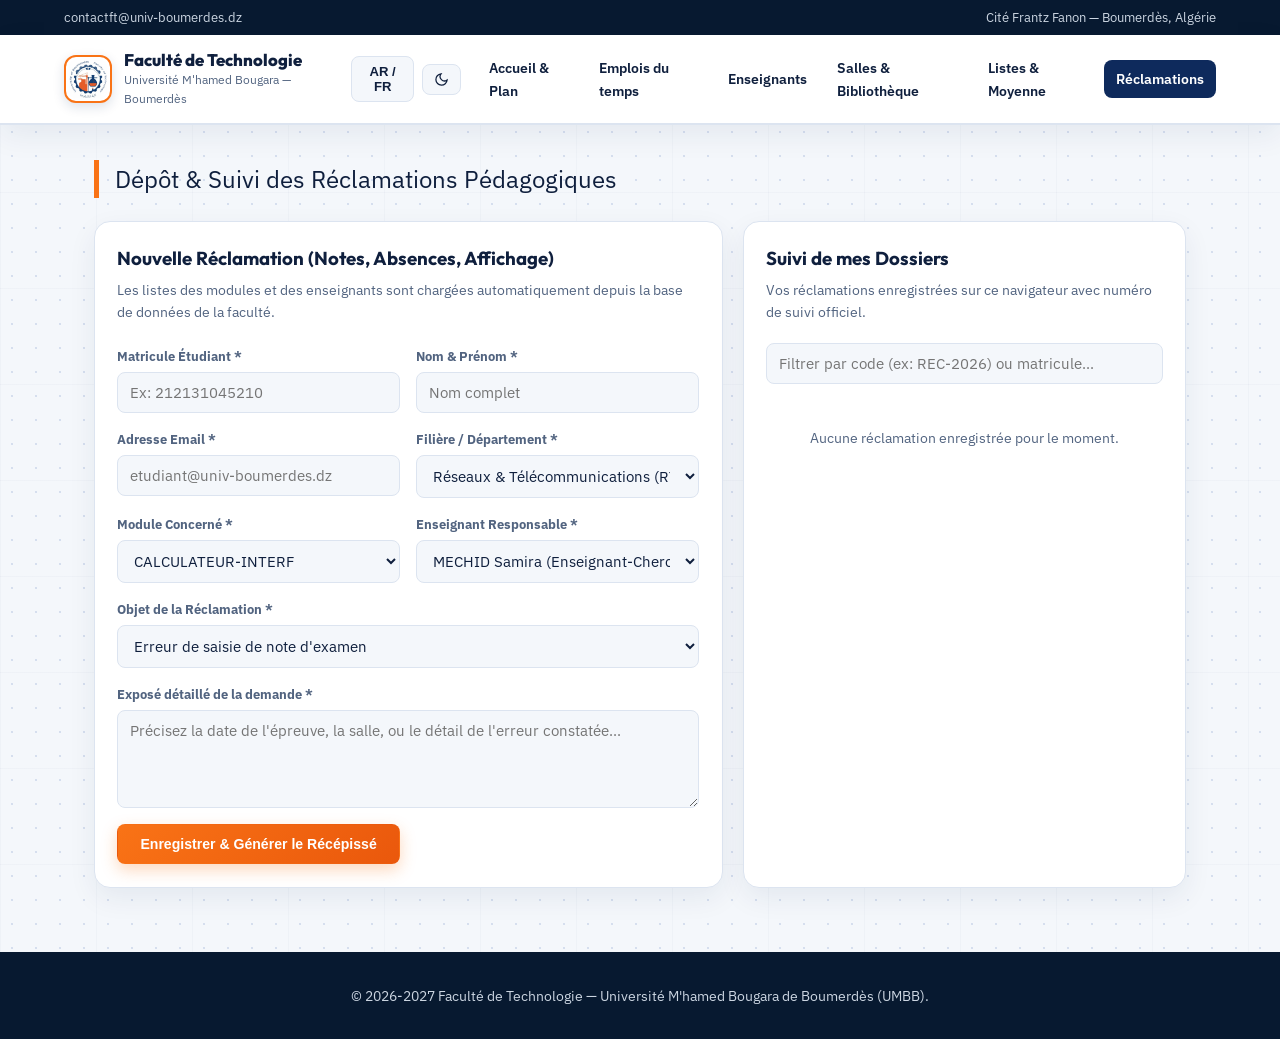
<file: reclamation.html>
<!DOCTYPE html>
<html lang="fr" dir="ltr">
<head>
    <meta charset="UTF-8">
    <meta name="viewport" content="width=device-width, initial-scale=1.0">
    <title>Réclamations Pédagogiques & Suivi — FT UMBB</title>
    <link rel="stylesheet" href="css/style.css">
    <link rel="icon" type="image/jpeg" href="img/logo-ft.jpg">
</head>
<body>

    <div class="top-bar">
        <span class="top-bar-item">contactft@univ-boumerdes.dz</span>
        <span class="top-bar-item">Cité Frantz Fanon — Boumerdès, Algérie</span>
    </div>

    <header>
        <nav class="navbar">
        <a href="index.html" class="logo">
            <div class="logo-emblem">
                <img src="img/logo-ft.jpg" onerror="this.onerror=null;this.src='img/logo-ft.png';" alt="Logo Faculté de Technologie UMBB">
            </div>
            <div class="logo-text-wrap">
                <span class="logo-title">Faculté de Technologie</span>
                <span class="logo-sub">Université M'hamed Bougara — Boumerdès</span>
            </div>
        </a>

            <div class="nav-actions">
                <button id="langToggle" class="icon-btn">AR / FR</button>
                <button id="themeToggle" class="icon-btn" aria-label="Thème">
                    <svg width="15" height="15" viewBox="0 0 24 24" fill="none" stroke="currentColor" stroke-width="2"><path d="M21 12.79A9 9 0 1 1 11.21 3 7 7 0 0 0 21 12.79z"/></svg>
                </button>
                <button id="burgerBtn" class="burger-btn" aria-label="Menu">
                    <svg width="20" height="20" viewBox="0 0 24 24" fill="none" stroke="currentColor" stroke-width="2"><line x1="3" y1="12" x2="21" y2="12"/><line x1="3" y1="6" x2="21" y2="6"/><line x1="3" y1="18" x2="21" y2="18"/></svg>
                </button>
            </div>

            <ul class="nav-links" id="navLinks">
                <li><a href="index.html">Accueil & Plan</a></li>
                <li><a href="emplois.html">Emplois du temps</a></li>
                <li><a href="enseignants.html">Enseignants</a></li>
                <li><a href="campus.html">Salles & Bibliothèque</a></li>
                <li><a href="etudiants.html">Listes & Moyenne</a></li>
                <li><a href="reclamation.html" class="active">Réclamations</a></li>
            </ul>
        </nav>
    </header>

    <main class="container" style="margin-top: 2.2rem;">
        <div class="section-title">
            <span>Dépôt & Suivi des Réclamations Pédagogiques</span>
        </div>

        <div class="bento-grid">
            <section class="card span-7">
                <h3 style="margin-bottom: 0.4rem;">Nouvelle Réclamation (Notes, Absences, Affichage)</h3>
                <p style="font-size: 0.85rem; color: var(--text-muted); margin-bottom: 1.4rem;">
                    Les listes des modules et des enseignants sont chargées automatiquement depuis la base de données de la faculté.
                </p>

                <form id="claimForm" style="display: flex; flex-direction: column; gap: 1rem;">
                    <div style="display: grid; grid-template-columns: repeat(auto-fit, minmax(210px, 1fr)); gap: 1rem;">
                        <div class="control-group">
                            <label for="claimMatricule">Matricule Étudiant *</label>
                            <input type="text" id="claimMatricule" placeholder="Ex: 212131045210" required pattern="[0-9]{8,14}">
                        </div>
                        <div class="control-group">
                            <label for="claimFullName">Nom & Prénom *</label>
                            <input type="text" id="claimFullName" placeholder="Nom complet" required minlength="4">
                        </div>
                    </div>

                    <div style="display: grid; grid-template-columns: repeat(auto-fit, minmax(210px, 1fr)); gap: 1rem;">
                        <div class="control-group">
                            <label for="claimEmail">Adresse Email *</label>
                            <input type="email" id="claimEmail" placeholder="etudiant@univ-boumerdes.dz" required>
                        </div>
                        <div class="control-group">
                            <label for="claimDept">Filière / Département *</label>
                            <select id="claimDept" required>
                                <option value="RT">Réseaux & Télécommunications (RT)</option>
                                <option value="AUTO">Automatique (AUTO)</option>
                                <option value="ELEC">Électronique (ELEC)</option>
                                <option value="ELCT">Électrotechnique (ELCT)</option>
                                <option value="CIL">Commande Industrielle (CIL)</option>
                                <option value="BIO">Génie Biomédical (BIO)</option>
                            </select>
                        </div>
                    </div>

                    <div style="display: grid; grid-template-columns: repeat(auto-fit, minmax(210px, 1fr)); gap: 1rem;">
                        <div class="control-group">
                            <label for="claimModule">Module Concerné *</label>
                            <select id="claimModule" required></select>
                        </div>
                        <div class="control-group">
                            <label for="claimTeacher">Enseignant Responsable *</label>
                            <select id="claimTeacher" required></select>
                        </div>
                    </div>

                    <div class="control-group">
                        <label for="claimType">Objet de la Réclamation *</label>
                        <select id="claimType" required>
                            <option value="Erreur de note d'examen">Erreur de saisie de note d'examen</option>
                            <option value="Erreur de note TD / TP">Erreur de note de contrôle continu (TD / TP)</option>
                            <option value="Absence injustifiée">Absence signalée par erreur / Justification</option>
                            <option value="Changement de groupe">Demande de rectification de groupe</option>
                            <option value="Autre demande pédagogique">Autre demande pédagogique</option>
                        </select>
                    </div>

                    <div class="control-group">
                        <label for="claimMessage">Exposé détaillé de la demande *</label>
                        <textarea id="claimMessage" rows="4" placeholder="Précisez la date de l'épreuve, la salle, ou le détail de l'erreur constatée..." required minlength="15"></textarea>
                    </div>

                    <button type="submit" class="btn btn-accent" style="width: fit-content; padding: 11px 22px;">
                        Enregistrer & Générer le Récépissé
                    </button>
                </form>
            </section>

            <aside class="card span-5" style="display: flex; flex-direction: column; justify-content: space-between;">
                <div>
                    <h3 style="margin-bottom: 0.4rem;">Suivi de mes Dossiers</h3>
                    <p style="font-size: 0.85rem; color: var(--text-muted); margin-bottom: 1.2rem;">
                        Vos réclamations enregistrées sur ce navigateur avec numéro de suivi officiel.
                    </p>

                    <div class="control-group" style="margin-bottom: 1.2rem;">
                        <input type="text" id="trackSearchInput" placeholder="Filtrer par code (ex: REC-2026) ou matricule...">
                    </div>

                    <div id="claimsHistoryList" style="display: flex; flex-direction: column; gap: 12px; max-height: 440px; overflow-y: auto;"></div>
                </div>
            </aside>
        </div>
    </main>

    <div class="cmd-overlay" id="receiptModal">
        <div class="cmd-modal" style="max-width: 520px; padding: 2rem;" id="printableReceiptArea">
            <div style="border-bottom: 2px solid var(--primary); padding-bottom: 12px; margin-bottom: 16px; display: flex; justify-content: space-between; align-items: center;">
                <div>
                    <strong style="font-size: 1.05rem; display: block;">UNIVERSITÉ M'HAMED BOUGARA — BOUMERDÈS</strong>
                    <span style="font-size: 0.8rem; color: var(--text-muted);">Faculté de Technologie — Service de la Scolarité</span>
                </div>
                <span class="dept-code" style="margin: 0;">RÉCÉPISSÉ</span>
            </div>

            <div id="receiptContent" style="font-size: 0.9rem; line-height: 1.8;"></div>

            <div class="no-print" style="display: flex; gap: 10px; justify-content: flex-end; margin-top: 1.5rem; border-top: 1px solid var(--border); padding-top: 1rem;">
                <button onclick="window.print()" class="btn btn-accent">Imprimer le Récépissé</button>
                <button id="closeReceiptBtn" class="btn btn-outline">Fermer</button>
            </div>
        </div>
    </div>

    <footer>
        <p>© 2026-2027 Faculté de Technologie — Université M'hamed Bougara de Boumerdès (UMBB).</p>
    </footer>

    <script src="js/data.js"></script>
    <script src="js/main.js"></script>
    <script src="js/reclamation.js"></script>
</body>
</html>
</file>
<file: css/style.css>
@import url('https://fonts.googleapis.com/css2?family=Cairo:wght@500;600;700;800&family=IBM+Plex+Sans:wght@400;500;600;700&family=Outfit:wght@600;700;800&display=swap');

:root {
    --primary: #0e2a5c;
    --primary-mid: #1a4b9c;
    --accent: #f97316;
    --accent-dark: #ea580c;
    --accent-soft: rgba(249, 115, 22, 0.12);
    --blue-soft: rgba(26, 75, 156, 0.08);
    --bg: #f4f7fb;
    --surface: #ffffff;
    --text: #0f1f3d;
    --text-muted: #526480;
    --border: #dce4f0;
    --success: #0d9488;
    --success-bg: #ccfbf1;
    --danger: #dc2626;
    --danger-bg: #fee2e2;
    --shadow: 0 10px 28px rgba(14, 42, 92, 0.07);
    --radius: 16px;
}

[data-theme="dark"] {
    --primary: #173b7a;
    --primary-mid: #2557b0;
    --accent: #fb923c;
    --accent-dark: #f97316;
    --accent-soft: rgba(251, 146, 60, 0.16);
    --blue-soft: rgba(59, 130, 246, 0.14);
    --bg: #091224;
    --surface: #111d35;
    --text: #eef3fb;
    --text-muted: #94a6c4;
    --border: #203354;
    --success: #2dd4bf;
    --success-bg: rgba(45, 212, 191, 0.15);
    --danger: #f87171;
    --danger-bg: rgba(248, 113, 113, 0.15);
    --shadow: 0 10px 30px rgba(0, 0, 0, 0.4);
}

*{
    margin: 0;
    padding: 0;
    box-sizing: border-box;
}

body {
    font-family: 'IBM Plex Sans', sans-serif;
    background-color: var(--bg);
    color: var(--text);
    line-height: 1.6;
    background-image: radial-gradient(var(--border) 1px, transparent 1px);
    background-size: 22px 22px;
    transition: background-color 0.25s, color 0.25s;
}

[dir="rtl"] body {
    font-family: 'Cairo', sans-serif;
}

h1, h2, h3, h4, .logo-title {
    font-family: 'Outfit', 'Cairo', sans-serif;
}

.top-bar {
    background: #071930;
    color: #cbd5e1;
    font-size: 0.82rem;
    padding: 0.45rem 5%;
    display: flex;
    justify-content: space-between;
    align-items: center;
    flex-wrap: wrap;
    gap: 10px;
}

.top-bar-item {
    display: inline-flex;
    align-items: center;
    gap: 6px;
}

header {
    background: var(--surface);
    box-shadow: var(--shadow);
    position: sticky;
    top: 0;
    z-index: 1000;
    border-bottom: 2px solid var(--border);
}

.navbar {
    display: flex;
    justify-content: space-between;
    align-items: center;
    padding: 0.85rem 5%;
    gap: 1rem;
}

.logo {
    display: flex;
    align-items: center;
    gap: 12px;
    text-decoration: none;
    color: var(--text);
}

.logo-emblem {
    width: 42px;
    height: 42px;
    background: var(--primary);
    color: var(--accent);
    border-radius: 10px;
    display: flex;
    align-items: center;
    justify-content: center;
    border: 1px solid var(--accent);
    flex-shrink: 0;
}

.logo-text-wrap {
    display: flex;
    flex-direction: column;
}

.logo-title {
    font-weight: 800;
    font-size: 1.05rem;
    line-height: 1.2;
}

.logo-sub {
    font-size: 0.75rem;
    color: var(--text-muted);
}

.nav-links {
    display: flex;
    list-style: none;
    gap: 0.4rem;
    align-items: center;
}

.nav-links a {
    text-decoration: none;
    color: var(--text);
    font-weight: 600;
    font-size: 0.9rem;
    padding: 7px 12px;
    border-radius: 8px;
    transition: 0.2s;
    display: inline-flex;
    align-items: center;
    gap: 6px;
}

.nav-links a:hover, .nav-links a.active {
    background: var(--primary);
    color: #ffffff;
}

.nav-actions {
    display: flex;
    align-items: center;
    gap: 8px;
}

.icon-btn {
    background: var(--bg);
    border: 1px solid var(--border);
    color: var(--text);
    padding: 7px 11px;
    border-radius: 8px;
    cursor: pointer;
    font-weight: 600;
    font-size: 0.82rem;
    display: inline-flex;
    align-items: center;
    gap: 6px;
    transition: 0.2s;
}

.icon-btn:hover {
    border-color: var(--accent);
}

.kbd-hint {
    background: var(--surface);
    border: 1px solid var(--border);
    padding: 1px 6px;
    border-radius: 4px;
    font-size: 0.72rem;
    color: var(--text-muted);
}

.burger-btn {
    display: none;
    background: var(--bg);
    border: 1px solid var(--border);
    color: var(--text);
    padding: 8px;
    border-radius: 8px;
    cursor: pointer;
}

.hero-section {
    max-width: 1220px;
    margin: 2rem auto;
    padding: 0 5%;
    display: grid;
    grid-template-columns: 1.35fr 1fr;
    gap: 1.5rem;
    align-items: stretch;
}

.hero-main {
    background: var(--primary);
    color: #ffffff;
    border-radius: var(--radius);
    padding: 2.6rem;
    position: relative;
    overflow: hidden;
    display: flex;
    flex-direction: column;
    justify-content: space-between;
    border: 1px solid rgba(255, 255, 255, 0.08);
}

.hero-main::after {
    content: "";
    position: absolute;
    inset-inline-end: -60px;
    bottom: -60px;
    width: 260px;
    height: 260px;
    border: 28px solid rgba(197, 155, 39, 0.12);
    border-radius: 50%;
    pointer-events: none;
}

.hero-tag {
    display: inline-flex;
    align-items: center;
    gap: 6px;
    background: rgba(255, 255, 255, 0.1);
    color: #f8fafc;
    padding: 5px 12px;
    border-radius: 999px;
    font-size: 0.8rem;
    font-weight: 600;
    width: fit-content;
    margin-bottom: 1.2rem;
}

.hero-main h1 {
    font-size: 2.15rem;
    line-height: 1.25;
    margin-bottom: 1rem;
}

.hero-main p {
    color: #cbd5e1;
    font-size: 0.98rem;
    margin-bottom: 1.8rem;
    max-width: 560px;
}

.hero-cta-group {
    display: flex;
    gap: 12px;
    flex-wrap: wrap;
}

.live-panel {
    background: var(--surface);
    border: 1px solid var(--border);
    border-radius: var(--radius);
    padding: 1.6rem;
    box-shadow: var(--shadow);
    display: flex;
    flex-direction: column;
    justify-content: space-between;
    gap: 1rem;
}

.live-header {
    display: flex;
    justify-content: space-between;
    align-items: center;
    border-bottom: 1px solid var(--border);
    padding-bottom: 0.8rem;
}

.live-dot {
    width: 9px;
    height: 9px;
    background: #10b981;
    border-radius: 50%;
    display: inline-block;
    box-shadow: 0 0 0 4px rgba(16, 185, 129, 0.2);
}

.live-rooms-list {
    display: flex;
    flex-wrap: wrap;
    gap: 6px;
    margin-top: 8px;
}

.room-chip {
    background: var(--success-bg);
    color: var(--success);
    font-size: 0.78rem;
    font-weight: 700;
    padding: 3px 9px;
    border-radius: 6px;
}

.stats-grid {
    display: grid;
    grid-template-columns: repeat(5, 1fr);
    gap: 1rem;
    max-width: 1220px;
    margin: 0 auto 3rem;
    padding: 0 5%;
}

.stat-card {
    background: var(--surface);
    padding: 1.2rem;
    border-radius: var(--radius);
    border: 1px solid var(--border);
    box-shadow: var(--shadow);
    display: flex;
    align-items: center;
    gap: 14px;
}

.stat-icon {
    width: 44px;
    height: 44px;
    border-radius: 10px;
    background: var(--accent-soft);
    color: var(--accent);
    display: flex;
    align-items: center;
    justify-content: center;
    flex-shrink: 0;
}

.stat-card h3 {
    font-size: 1.55rem;
    line-height: 1.1;
}

.stat-card span {
    color: var(--text-muted);
    font-size: 0.82rem;
    font-weight: 600;
}

.container {
    max-width: 1220px;
    margin: 0 auto 3.5rem;
    padding: 0 5%;
}

.section-title {
    font-size: 1.5rem;
    margin-bottom: 1.4rem;
    display: flex;
    justify-content: space-between;
    align-items: center;
    flex-wrap: wrap;
    gap: 10px;
}

.bento-grid {
    display: grid;
    grid-template-columns: repeat(12, 1fr);
    gap: 1.25rem;
}

.bento-card {
    background: var(--surface);
    border: 1px solid var(--border);
    border-radius: var(--radius);
    padding: 1.6rem;
    box-shadow: var(--shadow);
    display: flex;
    flex-direction: column;
    justify-content: space-between;
    transition: transform 0.2s, border-color 0.2s;
}

.bento-card:hover {
    transform: translateY(-3px);
    border-color: var(--accent);
}

.span-7 { grid-column: span 7; }
.span-5 { grid-column: span 5; }
.span-4 { grid-column: span 4; }
.span-6 { grid-column: span 6; }

.dept-code {
    display: inline-block;
    font-size: 0.75rem;
    font-weight: 800;
    letter-spacing: 0.5px;
    color: var(--accent);
    background: var(--accent-soft);
    padding: 3px 10px;
    border-radius: 6px;
    margin-bottom: 0.7rem;
    width: fit-content;
}

.bento-card h3 {
    font-size: 1.2rem;
    margin-bottom: 0.5rem;
}

.bento-card p {
    color: var(--text-muted);
    font-size: 0.9rem;
    margin-bottom: 1.3rem;
}

.card-actions {
    display: flex;
    gap: 8px;
    flex-wrap: wrap;
}

.btn {
    display: inline-flex;
    align-items: center;
    justify-content: center;
    gap: 7px;
    background: var(--primary);
    color: #ffffff;
    padding: 9px 16px;
    border-radius: 8px;
    text-decoration: none;
    font-size: 0.88rem;
    font-weight: 600;
    border: 1px solid transparent;
    cursor: pointer;
    transition: 0.2s;
}

.btn:hover {
    background: var(--primary-mid);
}

.btn-accent {
    background: var(--accent);
    color: #071930;
}

.btn-accent:hover {
    filter: brightness(1.06);
}

.btn-outline {
    background: transparent;
    border-color: var(--border);
    color: var(--text);
}

.btn-outline:hover {
    border-color: var(--primary);
    background: var(--bg);
}

.sitemap-box {
    background: var(--surface);
    border-radius: var(--radius);
    padding: 2rem;
    border: 1px solid var(--border);
    box-shadow: var(--shadow);
}

.sitemap-tree {
    display: grid;
    grid-template-columns: repeat(auto-fit, minmax(220px, 1fr));
    gap: 1.5rem;
    margin-top: 1.2rem;
}

.sitemap-col h4 {
    margin-bottom: 0.7rem;
    border-inline-start: 3px solid var(--accent);
    padding-inline-start: 10px;
}

.sitemap-col ul {
    list-style: none;
    padding-inline-start: 14px;
}

.sitemap-col li {
    margin-bottom: 0.45rem;
}

.sitemap-col a {
    color: var(--text-muted);
    text-decoration: none;
    font-size: 0.9rem;
}

.sitemap-col a:hover {
    color: var(--text);
    text-decoration: underline;
}

.controls-bar {
    background: var(--surface);
    padding: 1.2rem;
    border-radius: var(--radius);
    border: 1px solid var(--border);
    box-shadow: var(--shadow);
    display: flex;
    gap: 1rem;
    flex-wrap: wrap;
    align-items: flex-end;
    margin-bottom: 1.8rem;
}

.control-group {
    display: flex;
    flex-direction: column;
    gap: 5px;
    flex: 1;
    min-width: 210px;
}

.control-group label {
    font-size: 0.82rem;
    font-weight: 700;
    color: var(--text-muted);
}

.control-group select,
.control-group input,
.control-group textarea {
    padding: 10px 12px;
    border: 1px solid var(--border);
    border-radius: 8px;
    background: var(--bg);
    color: var(--text);
    font-size: 0.92rem;
    font-family: inherit;
    outline: none;
}

.control-group select:focus,
.control-group input:focus,
.control-group textarea:focus {
    border-color: var(--accent);
}

.table-responsive {
    overflow-x: auto;
    background: var(--surface);
    border-radius: var(--radius);
    box-shadow: var(--shadow);
    border: 1px solid var(--border);
}

.timetable {
    width: 100%;
    border-collapse: collapse;
    min-width: 860px;
    text-align: center;
}

.timetable th {
    background: var(--primary);
    color: #ffffff;
    padding: 13px 10px;
    font-size: 0.85rem;
    border: 1px solid rgba(255, 255, 255, 0.12);
}

.timetable td {
    padding: 10px 8px;
    border: 1px solid var(--border);
    vertical-align: middle;
    font-size: 0.85rem;
}

.timetable td.day-col {
    background: var(--bg);
    font-weight: 700;
    width: 110px;
}

.slot-box {
    padding: 8px;
    border-radius: 8px;
    background: var(--bg);
    border: 1px solid transparent;
}

.slot-live {
    border: 2px solid #10b981 !important;
    background: rgba(16, 185, 129, 0.08) !important;
    position: relative;
}

.live-pill {
    display: inline-block;
    background: #10b981;
    color: #fff;
    font-size: 0.68rem;
    font-weight: 800;
    padding: 1px 6px;
    border-radius: 4px;
    margin-bottom: 3px;
}

.slot-title {
    font-weight: 700;
    display: block;
    margin-bottom: 3px;
}

.slot-meta {
    font-size: 0.78rem;
    color: var(--text-muted);
    display: block;
}

.badge {
    display: inline-block;
    padding: 2px 8px;
    border-radius: 4px;
    font-size: 0.72rem;
    font-weight: 700;
    margin-top: 4px;
}

.badge-cours { background: #dbeafe; color: #1e40af; }
.badge-td { background: #fef3c7; color: #92400e; }
.badge-tp { background: #dcfce7; color: #166534; }

.dept-grid {
    display: grid;
    grid-template-columns: repeat(auto-fit, minmax(300px, 1fr));
    gap: 1.25rem;
}

.card {
    background: var(--surface);
    border: 1px solid var(--border);
    border-radius: var(--radius);
    padding: 1.4rem;
    box-shadow: var(--shadow);
}

.teacher-card {
    display: flex;
    flex-direction: column;
    justify-content: space-between;
}

.teacher-header {
    display: flex;
    align-items: center;
    justify-content: space-between;
    gap: 10px;
    margin-bottom: 0.9rem;
}

.teacher-id {
    display: flex;
    align-items: center;
    gap: 11px;
}

.avatar {
    width: 44px;
    height: 44px;
    border-radius: 10px;
    background: var(--primary);
    color: var(--accent);
    display: flex;
    align-items: center;
    justify-content: center;
    font-weight: 800;
    font-size: 1rem;
    flex-shrink: 0;
}

.status-badge {
    font-size: 0.72rem;
    font-weight: 700;
    padding: 3px 8px;
    border-radius: 999px;
    white-space: nowrap;
}

.status-free { background: var(--success-bg); color: var(--success); }
.status-busy { background: var(--danger-bg); color: var(--danger); }

.teacher-actions {
    display: flex;
    gap: 6px;
    margin-top: 1rem;
    flex-wrap: wrap;
}

.teacher-actions .btn {
    flex: 1;
    font-size: 0.8rem;
    padding: 7px 9px;
}

.cmd-overlay {
    position: fixed;
    inset: 0;
    background: rgba(7, 25, 48, 0.65);
    backdrop-filter: blur(4px);
    z-index: 2000;
    display: none;
    align-items: flex-start;
    justify-content: center;
    padding-top: 10vh;
}

.cmd-overlay.open {
    display: flex;
}

.cmd-modal {
    background: var(--surface);
    width: 92%;
    max-width: 600px;
    border-radius: var(--radius);
    border: 1px solid var(--border);
    box-shadow: 0 20px 50px rgba(0, 0, 0, 0.35);
    overflow: hidden;
}

.cmd-input-wrap {
    display: flex;
    align-items: center;
    gap: 10px;
    padding: 14px 18px;
    border-bottom: 1px solid var(--border);
}

.cmd-input-wrap input {
    width: 100%;
    border: none;
    background: transparent;
    color: var(--text);
    font-size: 1rem;
    outline: none;
}

.cmd-results {
    max-height: 360px;
    overflow-y: auto;
    padding: 10px;
}

.cmd-item {
    display: flex;
    justify-content: space-between;
    align-items: center;
    padding: 10px 12px;
    border-radius: 8px;
    text-decoration: none;
    color: var(--text);
    gap: 10px;
}

.cmd-item:hover {
    background: var(--bg);
}

footer {
    background: #071930;
    color: #cbd5e1;
    text-align: center;
    padding: 2rem 5%;
    margin-top: 4rem;
    font-size: 0.9rem;
}

.campus-tabs {
    display: flex;
    gap: 10px;
    margin-bottom: 1.8rem;
    flex-wrap: wrap;
}

.tab-btn {
    padding: 10px 18px;
    border-radius: 10px;
    border: 1px solid var(--border);
    background: var(--surface);
    color: var(--text);
    font-weight: 700;
    cursor: pointer;
    transition: 0.2s;
}

.tab-btn.active {
    background: var(--primary);
    color: #fff;
    border-color: var(--primary);
}

.room-result-card {
    background: var(--surface);
    border: 1px solid var(--border);
    border-inline-start: 4px solid var(--success);
    border-radius: 10px;
    padding: 1.1rem;
    display: flex;
    justify-content: space-between;
    align-items: center;
    box-shadow: var(--shadow);
}

.library-banner {
    background: var(--surface);
    border: 1px solid var(--border);
    border-radius: var(--radius);
    padding: 1.4rem;
    margin-bottom: 1.5rem;
    display: flex;
    justify-content: space-between;
    align-items: center;
    flex-wrap: wrap;
    gap: 1rem;
    box-shadow: var(--shadow);
}

.account-bar {
    background: var(--primary);
    color: #fff;
    border-radius: var(--radius);
    padding: 1.2rem 1.5rem;
    margin-bottom: 1.8rem;
    display: flex;
    justify-content: space-between;
    align-items: center;
    flex-wrap: wrap;
    gap: 1rem;
}

.account-bar input {
    padding: 8px 12px;
    border-radius: 8px;
    border: 1px solid rgba(255,255,255,0.2);
    background: rgba(255,255,255,0.1);
    color: #fff;
    outline: none;
}

.account-bar input::placeholder {
    color: #cbd5e1;
}

.stadium-arena {
    background: var(--surface);
    border: 1px solid var(--border);
    border-radius: 24px;
    padding: 2rem 1.5rem;
    box-shadow: var(--shadow);
    text-align: center;
}

.stadium-stage {
    max-width: 420px;
    margin: 0 auto 2rem;
    padding: 10px 20px;
    background: var(--bg);
    border: 2px dashed var(--accent);
    border-radius: 0 0 40px 40px;
    font-weight: 700;
    font-size: 0.85rem;
    color: var(--text-muted);
}

.stadium-tier {
    margin-bottom: 1.8rem;
}

.tier-label {
    font-size: 0.8rem;
    font-weight: 700;
    color: var(--text-muted);
    margin-bottom: 0.8rem;
    text-transform: uppercase;
    letter-spacing: 0.6px;
}

.seats-arc {
    display: flex;
    justify-content: center;
    flex-wrap: wrap;
    gap: 12px;
    max-width: 900px;
    margin: 0 auto;
}

.seat-pod {
    width: 96px;
    padding: 10px 6px;
    border-radius: 12px;
    border: 2px solid var(--border);
    background: var(--bg);
    cursor: pointer;
    transition: transform 0.18s, border-color 0.18s;
    display: flex;
    flex-direction: column;
    align-items: center;
    gap: 4px;
}

.seat-pod:hover {
    transform: translateY(-3px);
}

.seat-pod.free {
    border-color: #10b981;
    background: rgba(16, 185, 129, 0.08);
}

.seat-pod.occupied {
    border-color: #ef4444;
    background: rgba(239, 68, 68, 0.08);
}

.seat-pod.mine {
    border-color: var(--accent);
    background: var(--accent-soft);
    box-shadow: 0 0 0 3px rgba(197, 155, 39, 0.25);
}

.seat-code {
    font-weight: 800;
    font-size: 0.9rem;
}

.seat-state {
    font-size: 0.7rem;
    font-weight: 700;
}

.ping-toast {
    position: fixed;
    bottom: 24px;
    inset-inline-end: 24px;
    max-width: 380px;
    background: var(--surface);
    border: 2px solid var(--accent);
    border-radius: var(--radius);
    padding: 1.3rem;
    box-shadow: 0 18px 40px rgba(0,0,0,0.35);
    z-index: 3000;
    display: none;
}

.ping-toast.show {
    display: block;
    animation: slideUp 0.25s ease-out;
}

@keyframes slideUp {
    from { transform: translateY(20px); opacity: 0; }
    to { transform: translateY(0); opacity: 1; }
}

.arch-wrapper {
    background: var(--surface);
    border: 1px solid var(--border);
    border-radius: 20px;
    padding: 1.5rem;
    box-shadow: var(--shadow);
}

.arch-toolbar {
    display: flex;
    justify-content: space-between;
    align-items: center;
    flex-wrap: wrap;
    gap: 12px;
    margin-bottom: 1.2rem;
    padding-bottom: 1rem;
    border-bottom: 1px solid var(--border);
}

.floor-tabs {
    display: flex;
    gap: 8px;
    flex-wrap: wrap;
}

.floor-btn {
    padding: 9px 15px;
    border-radius: 10px;
    border: 1px solid var(--border);
    background: var(--bg);
    color: var(--text);
    font-weight: 700;
    font-size: 0.85rem;
    cursor: pointer;
    display: inline-flex;
    align-items: center;
    gap: 8px;
    transition: 0.2s;
}

.floor-btn.active {
    background: var(--primary);
    color: #fff;
    border-color: var(--primary);
    box-shadow: 0 4px 12px rgba(11, 37, 69, 0.2);
}

.floor-pill {
    font-size: 0.72rem;
    padding: 2px 7px;
    border-radius: 999px;
    background: rgba(255, 255, 255, 0.18);
}

.floor-btn:not(.active) .floor-pill {
    background: var(--surface);
    color: var(--text-muted);
}

.camera-controls {
    display: flex;
    gap: 6px;
    align-items: center;
}

.iso-viewport {
    position: relative;
    width: 100%;
    height: 560px;
    border-radius: 16px;
    overflow: hidden;
    background: radial-gradient(circle at 50% 45%, #eaf0f7 0%, #cdd8e6 100%);
    border: 1px solid var(--border);
    display: flex;
    align-items: center;
    justify-content: center;
    perspective: 1500px;
}

[data-theme="dark"] .iso-viewport {
    background: radial-gradient(circle at 50% 45%, #16263e 0%, #09111e 100%);
}

.iso-building {
    position: relative;
    width: 740px;
    height: 490px;
    transform-style: preserve-3d;
    transition: transform 0.55s cubic-bezier(0.22, 1, 0.36, 1);
    background-color: #d8b589;
    background-image:
        repeating-linear-gradient(90deg, rgba(120, 72, 24, 0.14) 0px, rgba(120, 72, 24, 0.14) 2px, transparent 2px, transparent 36px),
        repeating-linear-gradient(0deg, rgba(95, 55, 18, 0.08) 0px, rgba(95, 55, 18, 0.08) 1px, transparent 1px, transparent 90px);
    border: 8px solid #f8fafc;
    box-shadow:
        -18px 22px 0px #94a3b8,
        -28px 36px 45px rgba(7, 25, 48, 0.38);
}

[data-theme="dark"] .iso-building {
    background-color: #8c6d46;
    border-color: #cbd5e1;
    box-shadow:
        -18px 22px 0px #475569,
        -28px 36px 50px rgba(0, 0, 0, 0.65);
}

.iso-wall-top {
    position: absolute;
    top: -38px;
    left: -8px;
    width: calc(100% + 16px);
    height: 38px;
    background: linear-gradient(180deg, #ffffff 0%, #e2e8f0 100%);
    transform-origin: bottom;
    transform: rotateX(-90deg);
    border-bottom: 3px solid #94a3b8;
    display: flex;
    justify-content: space-around;
    align-items: center;
    padding: 0 30px;
}

.iso-wall-left {
    position: absolute;
    top: -8px;
    left: -38px;
    width: 38px;
    height: calc(100% + 16px);
    background: linear-gradient(90deg, #e2e8f0 0%, #cbd5e1 100%);
    transform-origin: right;
    transform: rotateY(90deg);
    border-right: 3px solid #94a3b8;
    display: flex;
    flex-direction: column;
    justify-content: space-around;
    align-items: center;
    padding: 30px 0;
}

.wall-window-h {
    width: 68px;
    height: 16px;
    background: linear-gradient(180deg, #bae6fd, #7dd3fc);
    border: 2px solid #475569;
    border-radius: 2px;
}

.wall-window-v {
    width: 16px;
    height: 64px;
    background: linear-gradient(90deg, #bae6fd, #7dd3fc);
    border: 2px solid #475569;
    border-radius: 2px;
}

.zone-tag {
    position: absolute;
    background: #fef08a;
    color: #1e293b;
    border: 1.5px solid #ca8a04;
    padding: 4px 10px;
    font-size: 0.74rem;
    font-weight: 800;
    border-radius: 4px;
    box-shadow: 0 6px 14px rgba(0, 0, 0, 0.22);
    transform: translateZ(26px);
    pointer-events: none;
    white-space: nowrap;
    z-index: 20;
}

.iso-bookshelf {
    position: absolute;
    background: #475569;
    border: 2px solid #1e293b;
    transform: translateZ(16px);
    box-shadow: -5px 6px 0 #1e293b, -8px 10px 12px rgba(0,0,0,0.28);
    display: flex;
    align-items: center;
    justify-content: center;
    color: #f8fafc;
    font-size: 0.62rem;
    font-weight: 700;
    letter-spacing: 0.5px;
}

.iso-stairs {
    position: absolute;
    right: 22px;
    bottom: 22px;
    width: 115px;
    height: 82px;
    background: repeating-linear-gradient(
        0deg,
        #f1f5f9 0px,
        #f1f5f9 8px,
        #94a3b8 8px,
        #94a3b8 11px
    );
    border: 2px solid #475569;
    transform: translateZ(6px);
    box-shadow: -4px 5px 0 #64748b;
    display: flex;
    align-items: center;
    justify-content: center;
    cursor: pointer;
    transition: 0.2s;
}

.iso-stairs:hover {
    filter: brightness(1.06);
}

.iso-stairs span {
    background: var(--primary);
    color: #fff;
    font-size: 0.68rem;
    font-weight: 800;
    padding: 3px 8px;
    border-radius: 4px;
}

.iso-desk {
    position: absolute;
    width: 96px;
    height: 54px;
    border-radius: 8px;
    border: 2px solid #1e293b;
    transform-style: preserve-3d;
    transform: translateZ(14px);
    cursor: pointer;
    display: flex;
    flex-direction: column;
    align-items: center;
    justify-content: center;
    transition: transform 0.2s, box-shadow 0.2s;
    font-family: 'Outfit', sans-serif;
}

.iso-desk:hover {
    transform: translateZ(22px) scale(1.04);
}

.iso-desk.free {
    background: linear-gradient(135deg, #ecfdf5 0%, #a7f3d0 100%);
    border-color: #059669;
    color: #064e3b;
    box-shadow: -6px 7px 0 #059669, -10px 13px 16px rgba(0, 0, 0, 0.28);
}

.iso-desk.occupied {
    background: linear-gradient(135deg, #fef2f2 0%, #fecaca 100%);
    border-color: #dc2626;
    color: #7f1d1d;
    box-shadow: -6px 7px 0 #dc2626, -10px 13px 16px rgba(0, 0, 0, 0.28);
}

.iso-desk.mine {
    background: linear-gradient(135deg, #fefce8 0%, #fde047 100%);
    border-color: #b45309;
    color: #78350f;
    box-shadow: -6px 7px 0 #b45309, 0 0 18px rgba(234, 179, 8, 0.7);
}

.iso-desk::before,
.iso-desk::after {
    content: "";
    position: absolute;
    width: 24px;
    height: 10px;
    background: #334155;
    border-radius: 4px;
    box-shadow: -2px 3px 0 #0f172a;
}

.iso-desk::before { top: -13px; }
.iso-desk::after { bottom: -13px; }

.desk-id {
    font-weight: 800;
    font-size: 0.85rem;
    line-height: 1.1;
}

.desk-tag {
    font-size: 0.65rem;
    font-weight: 700;
    text-transform: uppercase;
}

.reception-counter {
    position: absolute;
    top: 85px;
    left: 230px;
    width: 250px;
    height: 75px;
    background: linear-gradient(135deg, #0b2545 0%, #1e40af 100%);
    border: 2px solid var(--accent);
    border-radius: 12px 12px 36px 36px;
    transform: translateZ(18px);
    box-shadow: -8px 9px 0 #071930, -14px 16px 22px rgba(0,0,0,0.35);
    color: #fff;
    display: flex;
    flex-direction: column;
    align-items: center;
    justify-content: center;
    font-weight: 800;
    font-size: 0.85rem;
}

.lounge-sofa {
    position: absolute;
    left: 42px;
    bottom: 42px;
    width: 170px;
    height: 115px;
    background: rgba(255, 255, 255, 0.55);
    border: 2px dashed #64748b;
    border-radius: 14px;
    transform: translateZ(8px);
    display: flex;
    flex-direction: column;
    align-items: center;
    justify-content: center;
    gap: 8px;
}

.sofa-piece {
    width: 110px;
    height: 26px;
    background: #d97706;
    border-radius: 6px;
    box-shadow: -4px 4px 0 #92400e;
}

.kiosk-station {
    position: absolute;
    top: 220px;
    left: 270px;
    width: 170px;
    height: 54px;
    background: #f8fafc;
    border: 2px solid #334155;
    border-radius: 8px;
    transform: translateZ(14px);
    box-shadow: -5px 6px 0 #475569;
    display: flex;
    align-items: center;
    justify-content: center;
    font-size: 0.75rem;
    font-weight: 800;
    color: #0f172a;
}


/* =========================================================
   MODERN TRANSITIONS, GLASSMORPHISM & MICRO-INTERACTIONS
   ========================================================= */

/* 1. Smooth Page Entrance & Exit (SPA Feel) */
body {
    opacity: 0;
    transform: translateY(8px);
    transition: opacity 0.35s ease, transform 0.35s ease, background-color 0.25s, color 0.25s;
}

body.page-ready {
    opacity: 1;
    transform: translateY(0);
}

body.page-leaving {
    opacity: 0;
    transform: translateY(-8px);
    pointer-events: none;
}

/* 2. Glassmorphic Sticky Header on Scroll */
header {
    transition: background-color 0.3s ease, box-shadow 0.3s ease, backdrop-filter 0.3s ease;
}

header.scrolled {
    background: rgba(255, 255, 255, 0.84);
    backdrop-filter: blur(12px);
    -webkit-backdrop-filter: blur(12px);
    box-shadow: 0 10px 30px rgba(11, 37, 69, 0.1);
}

[data-theme="dark"] header.scrolled {
    background: rgba(19, 31, 51, 0.84);
    box-shadow: 0 10px 30px rgba(0, 0, 0, 0.45);
}

/* Animated Underline & Pill Hover on Nav Links */
.nav-links a {
    position: relative;
    overflow: hidden;
    transition: background-color 0.25s ease, color 0.25s ease, transform 0.2s ease;
}

.nav-links a:active {
    transform: scale(0.96);
}

/* 3. Tactile Button Micro-Interactions */
.btn, .icon-btn, .tab-btn, .floor-btn {
    transition: transform 0.2s cubic-bezier(0.22, 1, 0.36, 1), box-shadow 0.2s ease, background-color 0.2s ease, border-color 0.2s ease;
}

.btn:hover, .tab-btn:hover, .floor-btn:hover {
    transform: translateY(-2px);
    box-shadow: 0 6px 16px rgba(11, 37, 69, 0.14);
}

.btn:active, .icon-btn:active, .tab-btn:active, .floor-btn:active {
    transform: scale(0.96);
}

/* 4. Interactive Spotlight Glow & Smooth Lift on Cards */
.bento-card, .stat-card, .card, .room-result-card {
    position: relative;
    overflow: hidden;
    transition: transform 0.3s cubic-bezier(0.22, 1, 0.36, 1), box-shadow 0.3s ease, border-color 0.3s ease;
}

.bento-card::before, .stat-card::before, .teacher-card::before {
    content: "";
    position: absolute;
    inset: 0;
    background: radial-gradient(
        420px circle at var(--mouse-x, 50%) var(--mouse-y, 50%),
        rgba(197, 155, 39, 0.12),
        transparent 60%
    );
    opacity: 0;
    transition: opacity 0.35s ease;
    pointer-events: none;
    z-index: 0;
}

.bento-card:hover::before, .stat-card:hover::before, .teacher-card:hover::before {
    opacity: 1;
}

.bento-card > *, .stat-card > *, .teacher-card > * {
    position: relative;
    z-index: 1;
}

.stat-card:hover, .teacher-card:hover, .room-result-card:hover {
    transform: translateY(-4px);
    border-color: var(--accent);
    box-shadow: 0 14px 30px rgba(11, 37, 69, 0.1);
}

/* 5. Scroll-Reveal Choreography */
.reveal-item {
    opacity: 0;
    transform: translateY(22px) scale(0.985);
    transition: opacity 0.55s cubic-bezier(0.22, 1, 0.36, 1), transform 0.55s cubic-bezier(0.22, 1, 0.36, 1);
}

.reveal-item.is-visible {
    opacity: 1;
    transform: translateY(0) scale(1);
}

/* 6. Timetable Slot Hover & Modal Pop-In */
.slot-box {
    transition: transform 0.2s ease, box-shadow 0.2s ease, border-color 0.2s ease;
}

.slot-box:hover {
    transform: translateY(-2px);
    border-color: var(--accent);
    box-shadow: 0 6px 14px rgba(11, 37, 69, 0.08);
}

.cmd-overlay.open .cmd-modal {
    animation: modalPopIn 0.26s cubic-bezier(0.22, 1, 0.36, 1) forwards;
}

@keyframes modalPopIn {
    from {
        opacity: 0;
        transform: scale(0.93) translateY(12px);
    }
    to {
        opacity: 1;
        transform: scale(1) translateY(0);
    }
}

/* 7. Smooth 3D Floor Content Entrance (campus.html) */
.iso-building > * {
    animation: floorElementsIn 0.4s cubic-bezier(0.22, 1, 0.36, 1) backwards;
}

@keyframes floorElementsIn {
    from {
        opacity: 0;
        filter: blur(2px);
    }
    to {
        opacity: 1;
        filter: blur(0);
    }
}


body {
    background-image:
        radial-gradient(rgba(26, 75, 156, 0.14) 1px, transparent 1px),
        linear-gradient(to right, rgba(14, 42, 92, 0.025) 1px, transparent 1px),
        linear-gradient(to bottom, rgba(14, 42, 92, 0.025) 1px, transparent 1px);
    background-size: 24px 24px, 96px 96px, 96px 96px;
}

.logo-emblem {
    background: linear-gradient(135deg, var(--primary) 0%, var(--primary-mid) 100%);
    color: #ffffff;
    border: 2px solid var(--accent);
    border-radius: 12px;
    box-shadow: 0 4px 12px rgba(249, 115, 22, 0.22);
}

.hero-main {
    background: linear-gradient(135deg, #0b2249 0%, #16428c 65%, #1d54b0 100%);
    border: 1px solid rgba(255, 255, 255, 0.12);
    box-shadow: 0 18px 40px rgba(14, 42, 92, 0.22);
}

.hero-main::before {
    content: "";
    position: absolute;
    top: -45px;
    inset-inline-end: -45px;
    width: 170px;
    height: 170px;
    background: linear-gradient(135deg, var(--accent), transparent 75%);
    border-radius: 36px;
    transform: rotate(24deg);
    opacity: 0.32;
    pointer-events: none;
}

.hero-main::after {
    content: "";
    position: absolute;
    inset-inline-end: -55px;
    bottom: -65px;
    width: 250px;
    height: 250px;
    border: 24px solid rgba(249, 115, 22, 0.22);
    outline: 6px solid rgba(255, 255, 255, 0.12);
    outline-offset: 12px;
    border-radius: 50%;
    pointer-events: none;
}

.hero-tag {
    background: rgba(249, 115, 22, 0.2);
    border: 1px solid rgba(249, 115, 22, 0.55);
    color: #ffedd5;
    border-radius: 999px;
}

.btn-accent {
    background: linear-gradient(135deg, var(--accent) 0%, var(--accent-dark) 100%);
    color: #ffffff;
    box-shadow: 0 6px 16px rgba(249, 115, 22, 0.28);
}

.btn-accent:hover {
    background: linear-gradient(135deg, var(--accent-dark) 0%, #c2410c 100%);
    color: #ffffff;
}

.section-title {
    position: relative;
    padding-inline-start: 16px;
    border-inline-start: 5px solid var(--accent);
}

.dept-code {
    background: var(--blue-soft);
    color: var(--primary-mid);
    border: 1px solid rgba(26, 75, 156, 0.22);
    border-radius: 999px;
    padding: 4px 12px;
    display: inline-flex;
    align-items: center;
    gap: 6px;
}

.dept-code::before {
    content: "";
    width: 7px;
    height: 7px;
    border-radius: 50%;
    background: var(--accent);
    display: inline-block;
}

[data-theme="dark"] .dept-code {
    color: #93c5fd;
    border-color: rgba(147, 197, 253, 0.25);
}

.bento-card {
    border-top: 3px solid var(--primary-mid);
    border-radius: 18px;
}

.bento-card:hover {
    border-color: var(--accent);
    border-top-color: var(--accent);
}

.stat-card {
    border-inline-start: 4px solid var(--accent);
    border-radius: 14px;
}

.stat-icon {
    background: linear-gradient(135deg, var(--primary) 0%, var(--primary-mid) 100%);
    color: #ffffff;
    border-radius: 12px;
    box-shadow: 0 4px 10px rgba(14, 42, 92, 0.18);
}

.stat-card:nth-child(even) .stat-icon {
    background: linear-gradient(135deg, var(--accent) 0%, var(--accent-dark) 100%);
    box-shadow: 0 4px 10px rgba(249, 115, 22, 0.24);
}

.bento-card::before, .stat-card::before, .teacher-card::before {
    background: radial-gradient(
        420px circle at var(--mouse-x, 50%) var(--mouse-y, 50%),
        rgba(249, 115, 22, 0.14),
        transparent 60%
    );
}

.sitemap-col h4 {
    color: var(--primary);
    border-inline-start: 4px solid var(--accent);
}

[data-theme="dark"] .sitemap-col h4 {
    color: #93c5fd;
}

.timetable th {
    background: linear-gradient(135deg, var(--primary) 0%, var(--primary-mid) 100%);
}

.logo-emblem {
    width: 48px;
    height: 48px;
    background: #ffffff !important;
    padding: 3px;
    border-radius: 12px;
    border: 2px solid var(--accent);
    overflow: hidden;
    display: flex;
    align-items: center;
    justify-content: center;
    box-shadow: 0 4px 12px rgba(14, 42, 92, 0.14);
}

.logo-emblem img {
    width: 100%;
    height: 100%;
    object-fit: contain;
    border-radius: 8px;
}

.hero-watermark-logo {
    position: absolute;
    inset-inline-end: 24px;
    top: 24px;
    width: 115px;
    height: 115px;
    object-fit: contain;
    background: rgba(255, 255, 255, 0.94);
    padding: 8px;
    border-radius: 50%;
    border: 3px solid var(--accent);
    box-shadow: 0 12px 28px rgba(0, 0, 0, 0.25);
    z-index: 2;
}


.campus-brand-header {
    display: flex;
    align-items: center;
    gap: 14px;
    padding-bottom: 1rem;
    margin-bottom: 1rem;
    border-bottom: 1px solid var(--border);
}

.campus-official-crest {
    width: 74px;
    height: 74px;
    object-fit: contain;
    background: #ffffff;
    padding: 5px;
    border-radius: 50%;
    border: 2.5px solid var(--accent);
    box-shadow: 0 6px 16px rgba(14, 42, 92, 0.12);
    flex-shrink: 0;
}

.campus-details-list {
    display: flex;
    flex-direction: column;
    gap: 10px;
    font-size: 0.88rem;
}

.campus-detail-item {
    background: var(--bg);
    padding: 9px 12px;
    border-radius: 10px;
    border-inline-start: 3px solid var(--primary-mid);
}

.campus-detail-item strong {
    display: block;
    color: var(--primary);
    font-size: 0.8rem;
    margin-bottom: 2px;
}

[data-theme="dark"] .campus-detail-item strong {
    color: #93c5fd;
}

.map-card-container {
    padding: 0 !important;
    overflow: hidden;
    min-height: 360px;
}

.campus-map-iframe {
    width: 100%;
    height: 100%;
    min-height: 360px;
    border: 0;
    display: block;
    transition: filter 0.3s ease;
}

[data-theme="dark"] .campus-map-iframe {
    filter: invert(90%) hue-rotate(180deg) contrast(92%);
}

.iso-viewport {
    position: relative;
}

.floating-badge-dock {
    position: absolute;
    top: 10px;
    inset-inline-end: 18px;
    z-index: 30;
    display: flex;
    flex-direction: column;
    align-items: center;
    perspective: 1100px;
    transform-origin: top center;
    animation: badgePendulumSwing 4.6s ease-in-out infinite;
}

.floating-badge-dock:hover {
    animation-play-state: paused;
}

.badge-lanyard-strap {
    width: 18px;
    height: 28px;
    background: repeating-linear-gradient(
        45deg,
        #0e2a5c,
        #0e2a5c 4px,
        #f97316 4px,
        #f97316 8px
    );
    border-radius: 0 0 4px 4px;
    box-shadow: 0 4px 10px rgba(0, 0, 0, 0.25);
}

.badge-metal-clip {
    width: 26px;
    height: 11px;
    background: linear-gradient(180deg, #e2e8f0, #94a3b8);
    border-radius: 4px;
    margin-top: -2px;
    margin-bottom: -6px;
    z-index: 2;
    box-shadow: 0 2px 5px rgba(0, 0, 0, 0.3);
}

.student-badge-3d {
    width: 215px;
    height: 315px;
    cursor: pointer;
    transform-style: preserve-3d;
    transform: rotateX(var(--tilt-x, 0deg)) rotateY(var(--tilt-y, 0deg));
    transition: transform 0.25s cubic-bezier(0.22, 1, 0.36, 1);
    user-select: none;
}

.student-badge-3d.is-modal-badge {
    animation: badgePendulumSwing 4s ease-in-out infinite;
}

.badge-inner {
    position: relative;
    width: 100%;
    height: 100%;
    transform-style: preserve-3d;
    transition: transform 0.65s cubic-bezier(0.22, 1, 0.36, 1);
}

.student-badge-3d.is-flipped .badge-inner {
    transform: rotateY(180deg);
}

.badge-face {
    position: absolute;
    inset: 0;
    backface-visibility: hidden;
    -webkit-backface-visibility: hidden;
    border-radius: 16px;
    overflow: hidden;
    background: #ffffff;
    color: #0f1f3d;
    border: 2px solid #cbd5e1;
    box-shadow: 0 18px 38px rgba(14, 42, 92, 0.28);
    display: flex;
    flex-direction: column;
    align-items: center;
}

.badge-slot-hole {
    width: 38px;
    height: 7px;
    background: #e2e8f0;
    border-radius: 999px;
    margin-top: 8px;
    border: 1px solid #94a3b8;
    z-index: 2;
}

.badge-top-header {
    width: 100%;
    background: linear-gradient(135deg, #0e2a5c 0%, #1a4b9c 100%);
    color: #ffffff;
    padding: 18px 10px 26px;
    margin-top: -15px;
    display: flex;
    align-items: center;
    justify-content: center;
    gap: 8px;
    border-bottom: 3px solid #f97316;
}

.badge-uni-logo {
    width: 34px;
    height: 34px;
    border-radius: 50%;
    background: #ffffff;
    padding: 2px;
    object-fit: contain;
}

.badge-uni-text {
    text-align: start;
    line-height: 1.2;
}

.badge-uni-text span {
    display: block;
    font-size: 0.56rem;
    letter-spacing: 0.5px;
    color: #fed7aa;
}

.badge-uni-text strong {
    font-size: 0.66rem;
}

.badge-avatar-ring {
    position: relative;
    width: 66px;
    height: 66px;
    margin-top: -22px;
    border-radius: 14px;
    background: linear-gradient(135deg, #f97316, #ea580c);
    padding: 3px;
    box-shadow: 0 6px 14px rgba(14, 42, 92, 0.22);
}

.badge-avatar-initials {
    width: 100%;
    height: 100%;
    border-radius: 11px;
    background: #f1f5f9;
    color: #0e2a5c;
    font-weight: 800;
    font-size: 1.35rem;
    display: flex;
    align-items: center;
    justify-content: center;
}

.badge-live-indicator {
    position: absolute;
    bottom: -3px;
    right: -3px;
    width: 14px;
    height: 14px;
    border-radius: 50%;
    background: #94a3b8;
    border: 2px solid #ffffff;
}

.badge-live-indicator.is-active {
    background: #10b981;
    box-shadow: 0 0 0 4px rgba(16, 185, 129, 0.3);
}

.badge-live-indicator.occupied {
    background: #ef4444;
}

.badge-student-name {
    margin: 8px 8px 3px;
    font-size: 1rem;
    font-weight: 800;
    color: #0e2a5c;
    text-align: center;
}

.badge-spec-pill {
    font-size: 0.68rem;
    font-weight: 700;
    color: #ea580c;
    background: rgba(249, 115, 22, 0.12);
    border: 1px solid rgba(249, 115, 22, 0.3);
    padding: 2px 10px;
    border-radius: 999px;
    margin-bottom: 8px;
}

.badge-meta-box {
    width: 88%;
    background: #f8fafc;
    border: 1px solid #e2e8f0;
    border-radius: 8px;
    padding: 6px 8px;
    font-size: 0.7rem;
    display: flex;
    flex-direction: column;
    gap: 3px;
    margin-bottom: auto;
}

.badge-meta-box div {
    display: flex;
    justify-content: space-between;
}

.badge-table-highlight.is-booked {
    color: #059669;
    background: #d1fae5;
    padding: 0 6px;
    border-radius: 4px;
}

.badge-bottom-bar {
    width: 100%;
    background: #0e2a5c;
    color: #ffffff;
    padding: 7px 10px;
    text-align: center;
    margin-top: 8px;
}

.badge-bottom-bar span {
    display: block;
    font-size: 0.55rem;
    color: #93c5fd;
    letter-spacing: 0.6px;
}

.badge-bottom-bar strong {
    font-size: 0.82rem;
    letter-spacing: 1px;
}

.badge-glare {
    position: absolute;
    inset: 0;
    background: linear-gradient(125deg, transparent 30%, rgba(255, 255, 255, 0.45) 50%, transparent 70%);
    transform: translateX(-100%);
    animation: badgeGlareSweep 5s ease-in-out infinite;
    pointer-events: none;
}

.badge-back {
    transform: rotateY(180deg);
    background: linear-gradient(160deg, #0e2a5c 0%, #163b7a 100%);
    color: #ffffff;
    padding: 0 12px 14px;
    justify-content: space-between;
}

.badge-back-tag {
    font-size: 0.64rem;
    font-weight: 800;
    color: #fed7aa;
    letter-spacing: 0.6px;
}

.badge-qr-box {
    background: #ffffff;
    padding: 10px;
    border-radius: 12px;
    border: 2px solid #f97316;
}

.badge-timer-pill {
    background: rgba(249, 115, 22, 0.22);
    border: 1px solid #f97316;
    color: #ffedd5;
    font-size: 0.72rem;
    font-weight: 700;
    padding: 4px 10px;
    border-radius: 999px;
}

.badge-hint-label {
    margin-top: 6px;
    font-size: 0.68rem;
    font-weight: 700;
    color: var(--text-muted);
    background: var(--surface);
    padding: 2px 8px;
    border-radius: 999px;
    border: 1px solid var(--border);
}

@keyframes badgePendulumSwing {
    0%, 100% {
        transform: rotateZ(-3deg) rotateY(-8deg) translateY(0px);
    }
    50% {
        transform: rotateZ(3deg) rotateY(8deg) translateY(-5px);
    }
}

@keyframes badgeGlareSweep {
    0%, 65% { transform: translateX(-120%); }
    100% { transform: translateX(120%); }
}

.badge-booked-shake {
    animation: badgeStampShake 0.55s cubic-bezier(0.36, 0.07, 0.19, 0.97) both;
}

@keyframes badgeStampShake {
    10%, 90% { transform: rotateZ(-5deg) scale(1.04); }
    20%, 80% { transform: rotateZ(5deg) scale(1.06); }
    30%, 50%, 70% { transform: rotateZ(-6deg) scale(1.06); }
    40%, 60% { transform: rotateZ(6deg) scale(1.04); }
}



.compact-qr-overlay {
    background: rgba(15, 23, 42, 0.28) !important;
    backdrop-filter: blur(2px);
    align-items: center !important;
    justify-content: center !important;
    padding: 16px !important;
}

.compact-qr-modal {
    max-width: 280px !important;
    width: 100% !important;
    padding: 1.05rem 1.15rem !important;
    text-align: center !important;
    border-radius: 16px !important;
    border: 2px solid var(--accent) !important;
    box-shadow: 0 18px 42px rgba(14, 42, 92, 0.34) !important;
    margin: auto !important;
}

html,
body {
    max-width: 100%;
    overflow-x: hidden;
}

*,
*::before,
*::after {
    box-sizing: border-box;
}

@media (max-width: 992px) {
    .top-bar {
        padding: 6px 12px !important;
        font-size: 0.74rem !important;
        flex-wrap: wrap !important;
        justify-content: center !important;
        gap: 6px 14px !important;
        text-align: center !important;
    }

    .navbar {
        padding: 10px 14px !important;
        gap: 8px !important;
        justify-content: space-between !important;
        align-items: center !important;
        flex-wrap: nowrap !important;
        position: relative !important;
    }

    .logo {
        display: flex !important;
        align-items: center !important;
        gap: 9px !important;
        min-width: 0 !important;
        flex: 1 1 auto !important;
    }

    .logo-emblem,
    .logo-emblem img {
        width: 38px !important;
        height: 38px !important;
        min-width: 38px !important;
    }

    .logo-text-wrap {
        min-width: 0 !important;
    }

    .logo-title {
        font-size: 0.88rem !important;
        line-height: 1.18 !important;
        white-space: normal !important;
        display: block !important;
    }

    .logo-sub {
        display: none !important;
    }

    .nav-actions {
        display: flex !important;
        align-items: center !important;
        gap: 6px !important;
        flex-shrink: 0 !important;
    }

    .nav-actions .icon-btn,
    .burger-btn {
        padding: 7px 9px !important;
        font-size: 0.76rem !important;
        white-space: nowrap !important;
        min-height: 36px !important;
        display: inline-flex !important;
        align-items: center !important;
        justify-content: center !important;
    }

    #openSearchBtn span,
    #openSearchBtn .kbd-hint,
    .search-btn span,
    .search-btn kbd {
        display: none !important;
    }

    .nav-links {
        display: none !important;
        position: fixed !important;
        top: 64px !important;
        left: 12px !important;
        right: 12px !important;
        bottom: auto !important;
        width: auto !important;
        max-width: none !important;
        height: auto !important;
        max-height: calc(100vh - 80px) !important;
        overflow-y: auto !important;
        flex-direction: column !important;
        gap: 6px !important;
        padding: 14px !important;
        background: var(--card-bg, #ffffff) !important;
        border: 1.5px solid var(--border, #e2e8f0) !important;
        border-radius: 16px !important;
        box-shadow: 0 22px 48px rgba(14, 42, 92, 0.28) !important;
        z-index: 9995 !important;
        transform: none !important;
        opacity: 1 !important;
        visibility: visible !important;
    }

    body.dark-mode .nav-links {
        background: #1e293b !important;
        border-color: #334155 !important;
    }

    .nav-links.open,
    .nav-links.active,
    .nav-links.show,
    .nav-links.visible,
    .nav-links.is-open,
    .nav-links.nav-open,
    .navbar.open .nav-links,
    .navbar.active .nav-links,
    .navbar.show .nav-links,
    header.open .nav-links,
    body.menu-open .nav-links {
        display: flex !important;
    }

    .nav-links li {
        width: 100% !important;
    }

    .nav-links a {
        display: block !important;
        width: 100% !important;
        padding: 11px 14px !important;
        border-radius: 10px !important;
        font-size: 0.92rem !important;
        text-align: start !important;
    }
}

@media (min-width: 769px) and (max-width: 1024px) {
    .container,
    .hero-section,
    .stats-grid {
        padding-inline: 20px !important;
    }

    .hero-section {
        grid-template-columns: 1fr !important;
        gap: 1.25rem !important;
    }

    .stats-grid {
        grid-template-columns: repeat(3, 1fr) !important;
        gap: 12px !important;
    }

    .bento-grid,
    .dept-grid,
    .sitemap-tree {
        display: grid !important;
        grid-template-columns: repeat(2, 1fr) !important;
        gap: 16px !important;
    }

    .bento-grid > *,
    .span-12, .span-8, .span-7, .span-6, .span-5, .span-4, .span-3 {
        grid-column: span 1 !important;
        width: 100% !important;
        min-width: 0 !important;
    }

    .campus-location-grid > .campus-info-card,
    .campus-location-grid > .map-card-container,
    .bento-grid > .span-7:first-child {
        grid-column: 1 / -1 !important;
    }

    .iso-building {
        scale: 0.72;
        transform-origin: center center;
    }
}

@media (max-width: 768px) {
    .container,
    .hero-section,
    .stats-grid {
        width: 100% !important;
        max-width: 100% !important;
        padding-inline: 14px !important;
        margin-inline: auto !important;
    }

    .hero-section {
        grid-template-columns: 1fr !important;
        gap: 1rem !important;
        margin-top: 1rem !important;
    }

    .hero-main {
        padding: 1.4rem 1.2rem !important;
        border-radius: 18px !important;
    }

    .hero-main h1 {
        font-size: 1.48rem !important;
        line-height: 1.28 !important;
    }

    .hero-main p {
        font-size: 0.88rem !important;
    }

    .hero-cta-group,
    .hero-btns,
    .hero-actions {
        display: flex !important;
        flex-direction: column !important;
        gap: 8px !important;
        width: 100% !important;
    }

    .hero-cta-group .btn,
    .hero-btns .btn,
    .hero-actions .btn {
        width: 100% !important;
        text-align: center !important;
    }

    .stats-grid {
        grid-template-columns: repeat(2, 1fr) !important;
        gap: 10px !important;
    }

    .stats-grid .stat-card:last-child:nth-child(odd) {
        grid-column: 1 / -1 !important;
    }

    .stat-card {
        padding: 12px !important;
    }

    .bento-grid,
    .dept-grid,
    .sitemap-tree {
        display: grid !important;
        grid-template-columns: 1fr !important;
        gap: 14px !important;
        width: 100% !important;
    }

    .bento-grid > *,
    .span-12, .span-8, .span-7, .span-6, .span-5, .span-4, .span-3 {
        grid-column: 1 / -1 !important;
        width: 100% !important;
        max-width: 100% !important;
        min-width: 0 !important;
    }

    .bento-card,
    .dept-card,
    .card {
        padding: 1.25rem !important;
        width: 100% !important;
        overflow-wrap: break-word;
    }

    .card-actions {
        display: flex !important;
        flex-wrap: wrap !important;
        gap: 8px !important;
        margin-top: 1rem !important;
    }

    .card-actions .btn {
        flex: 1 1 auto !important;
        text-align: center !important;
    }

    .campus-info-card,
    .location-details-card,
    .map-card-container {
        position: static !important;
        width: 100% !important;
        max-width: 100% !important;
        margin: 0 !important;
        transform: none !important;
    }

    .map-card-container,
    .campus-map-iframe {
        height: 260px !important;
        min-height: 260px !important;
        border-radius: 16px !important;
    }

    .controls-bar {
        flex-direction: column !important;
        gap: 10px !important;
        padding: 12px !important;
    }

    .control-group,
    .control-group select,
    .control-group input {
        width: 100% !important;
    }

    .campus-tabs {
        flex-direction: column !important;
        gap: 8px !important;
    }

    .campus-tabs .tab-btn {
        width: 100% !important;
        text-align: center !important;
    }

    .library-banner {
        flex-direction: column !important;
        align-items: flex-start !important;
        gap: 10px !important;
    }

    .floor-tabs {
        display: flex !important;
        flex-direction: column !important;
        gap: 8px !important;
        width: 100% !important;
    }

    .floor-btn {
        width: 100% !important;
        justify-content: space-between !important;
    }

    .iso-viewport {
        display: flex !important;
        flex-direction: column !important;
        align-items: center !important;
        justify-content: flex-start !important;
        padding: 1rem 0.5rem 1.5rem !important;
        overflow: hidden !important;
    }

    .iso-building {
        scale: 0.50;
        transform-origin: top center;
        margin-bottom: -155px;
    }

    .floating-badge-dock {
        position: static !important;
        margin-top: 1.25rem !important;
        z-index: 5;
    }

    #studentLoginForm,
    #studentDashboard {
        flex-direction: column !important;
        align-items: stretch !important;
    }

    #studentLoginForm input,
    #studentLoginForm select,
    #studentLoginForm button {
        width: 100% !important;
        max-width: 100% !important;
    }

    .compact-qr-overlay {
        align-items: center !important;
        justify-content: center !important;
    }

    .table-responsive,
    .table-wrapper,
    .table-container {
        width: 100% !important;
        overflow-x: auto !important;
        -webkit-overflow-scrolling: touch;
    }
}

@media (max-width: 420px) {
    .logo-title {
        font-size: 0.82rem !important;
    }

    .iso-building {
        scale: 0.40;
        margin-bottom: -190px;
    }

    .student-badge-3d {
        width: 196px !important;
        height: 290px !important;
    }
}
</file>
